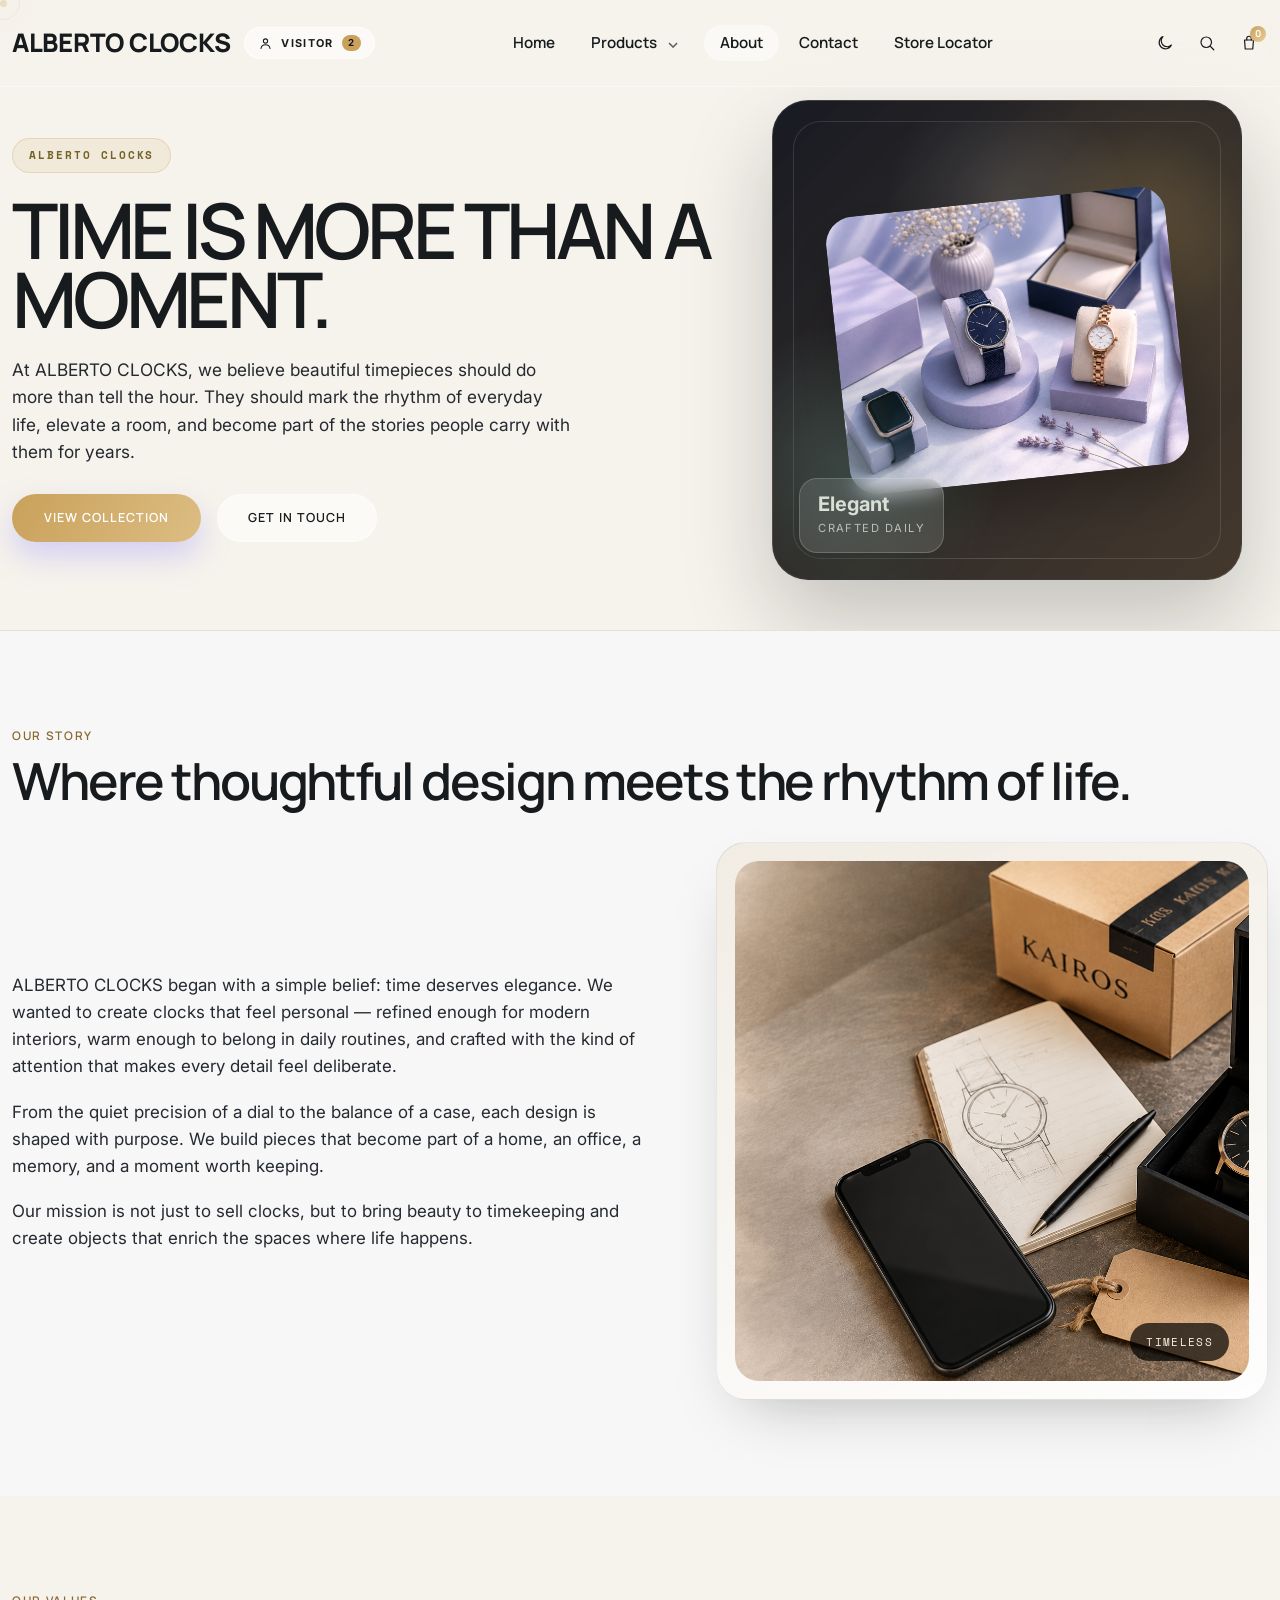
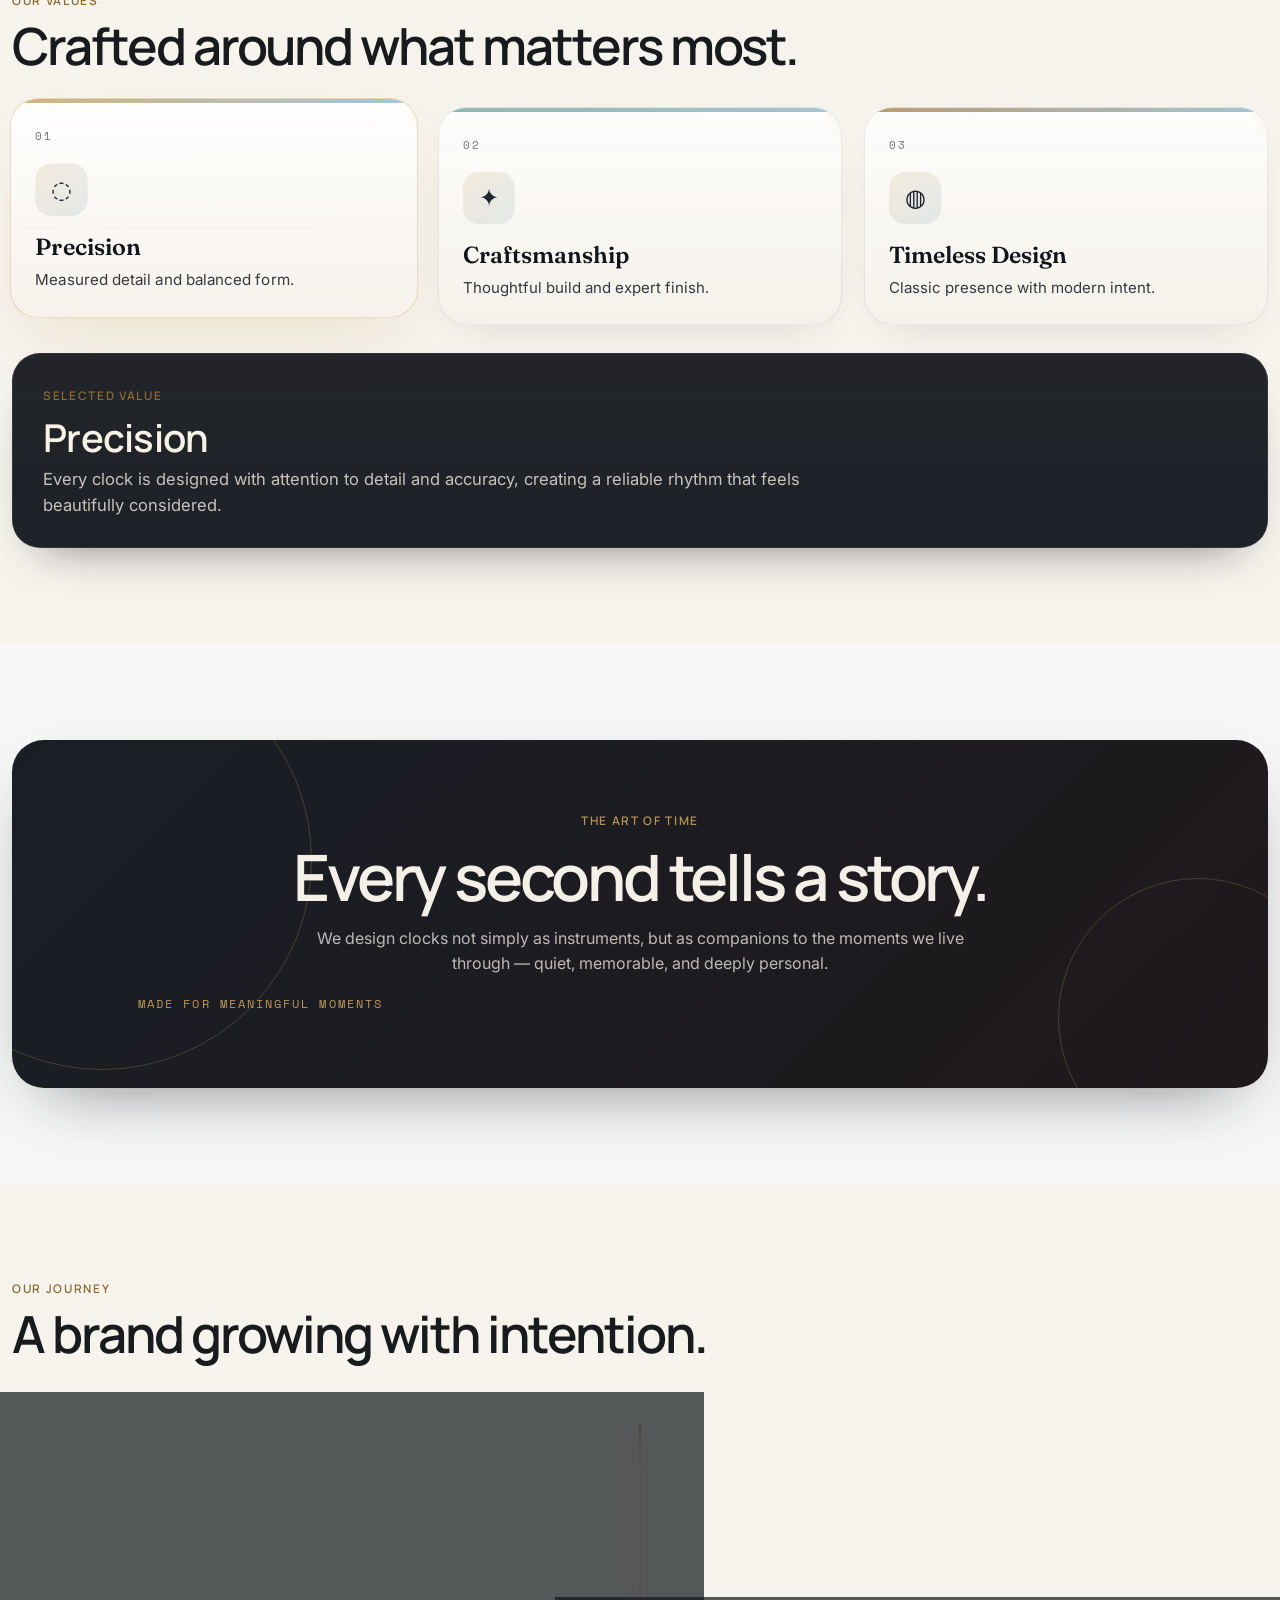
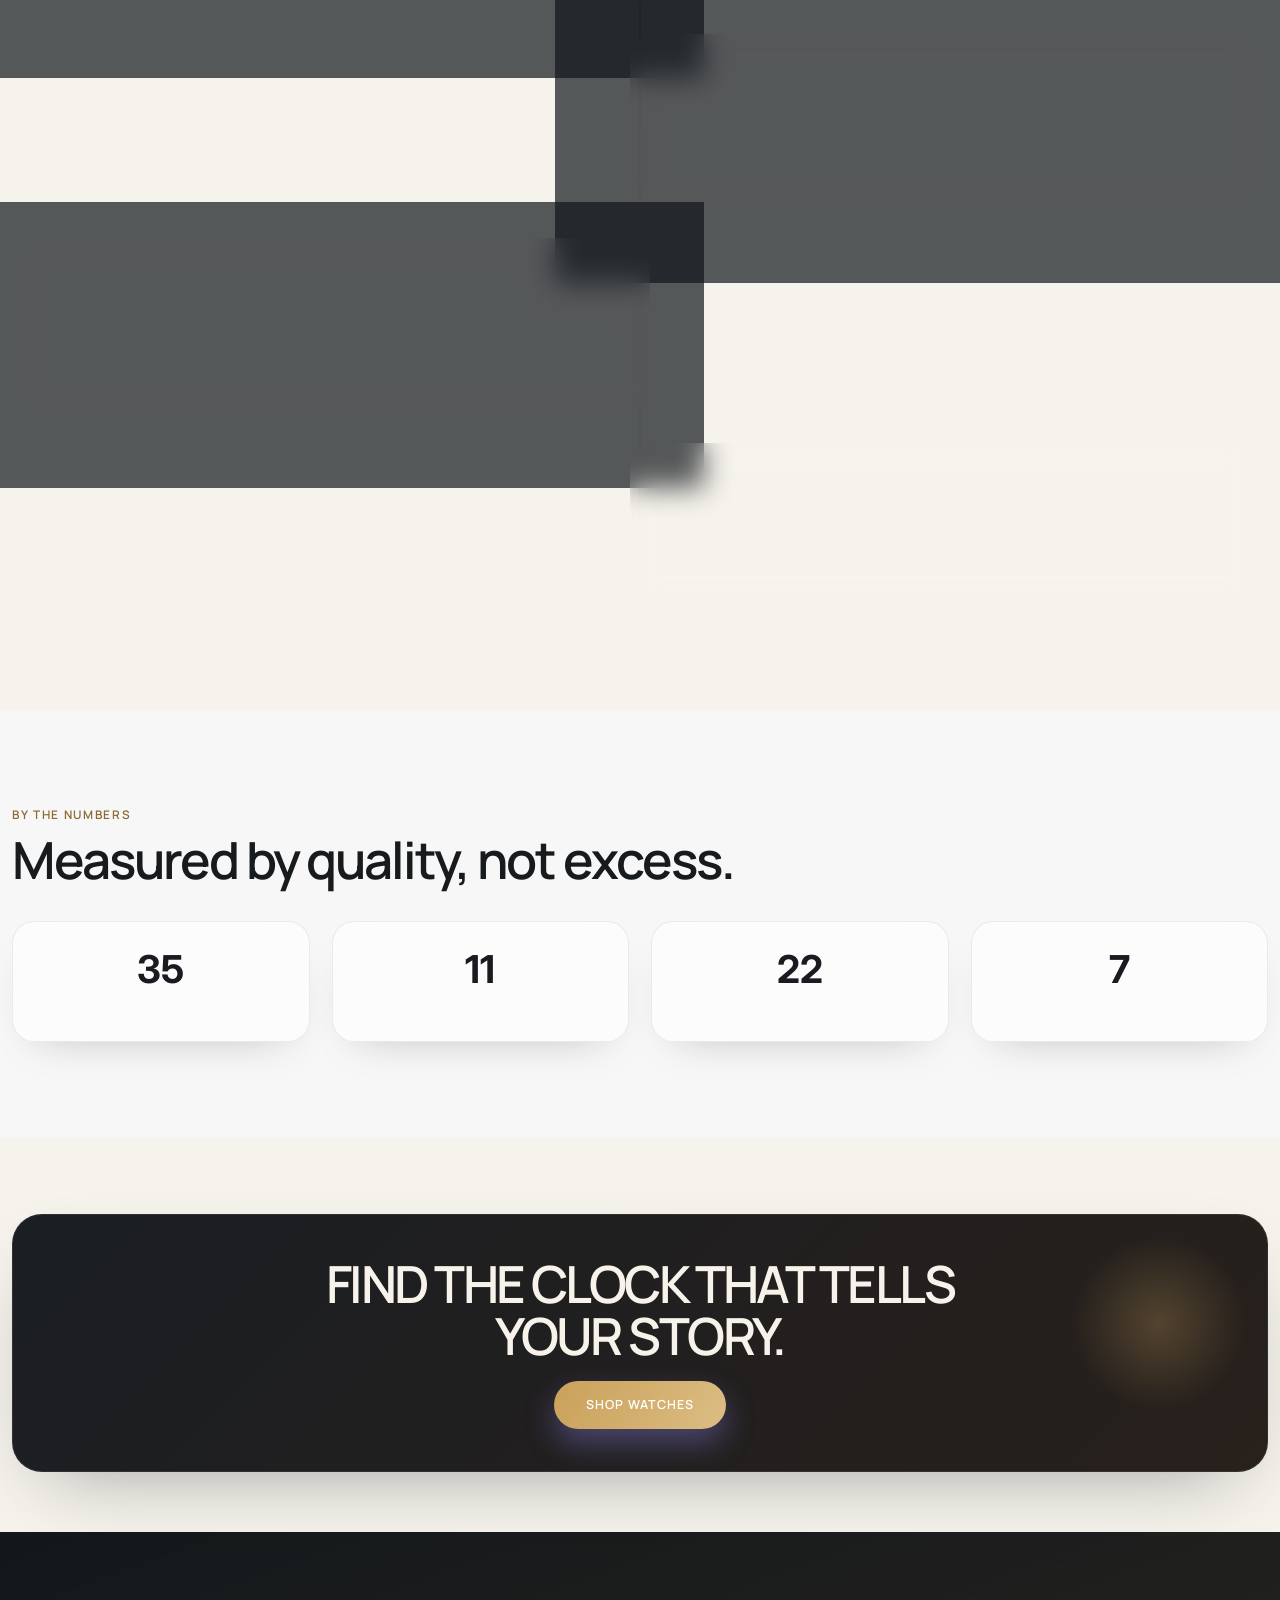
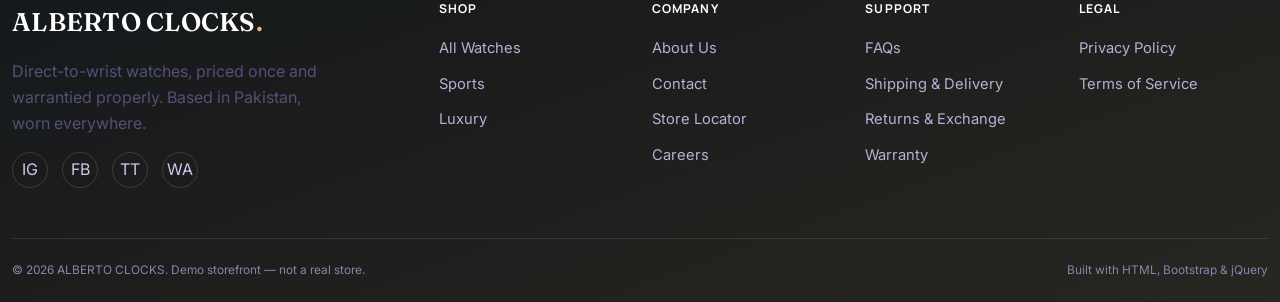
<file: html/about.html>
<!doctype html>
<html lang="en">
<head>
  <meta charset="UTF-8">
  <meta name="viewport" content="width=device-width, initial-scale=1">
  <title>About — ALBERTO CLOCKS</title>
  <meta name="description" content="Discover the story, values, and craftsmanship behind ALBERTO CLOCKS — a premium clock brand built around timeless design and meaningful moments.">

  <link rel="preconnect" href="https://fonts.googleapis.com">
  <link href="https://fonts.googleapis.com/css2?family=Fraunces:wght@400;500;600;700&family=Inter:wght@400;500;600;700&family=Space+Mono:wght@400;700&family=Manrope:wght@500;600;700;800&display=swap" rel="stylesheet">
  <link href="https://cdn.jsdelivr.net/npm/bootstrap@5.3.3/dist/css/bootstrap.min.css" rel="stylesheet">
  <link href="../css/style.css" rel="stylesheet">
  <link href="../css/about.css" rel="stylesheet">
  <script src="../js/theme.js"></script>
</head>
<body class="home-experience">

  <header class="alberto-nav alberto-nav--glass" id="albertoNav">
    <div class="container-xl">
      <nav class="navbar navbar-expand-lg py-0">
        <a class="brand-mark" href="../index.html">ALBERTO CLOCKS</a>
        <div class="visitor-menu" id="visitorMenu">
          <button type="button" class="visitor-chip" aria-haspopup="true" aria-expanded="false" aria-label="Visitor session">
            <svg viewBox="0 0 24 24" aria-hidden="true"><circle cx="12" cy="8" r="3.4"/><path d="M4.8 20c.6-3.9 3.6-6 7.2-6s6.6 2.1 7.2 6"/></svg>
            <span class="visitor-label">Visitor</span>
            <span class="visitor-count">1</span>
          </button>
          <div class="visitor-panel">
            <p class="visitor-panel-title">Guest session</p>
            <ul class="visitor-facts">
              <li><span>Visitor ID</span><strong class="visitor-id">&mdash;</strong></li>
              <li><span>Visits</span><strong class="visitor-visits">&mdash;</strong></li>
              <li><span>First seen</span><strong class="visitor-since">&mdash;</strong></li>
            </ul>
            <div class="visitor-actions">
              <a class="visitor-btn" href="shop.html">Browse as visitor</a>
              <button type="button" class="visitor-btn visitor-btn-ghost visitor-reset">Reset session</button>
            </div>
          </div>
        </div>
        <div class="nav-panel" id="navMain">
          <ul class="navbar-nav nav-links-list">
            <li class="nav-item"><a class="nav-link" href="../index.html">Home</a></li>
            <li class="nav-item has-dropdown">
              <a class="nav-link" href="shop.html">Products <span class="dropdown-caret">⌄</span></a>
              <div class="dropdown-panel">
                <a class="nav-link" href="shop.html?cat=luxury">Luxury</a>
                <a class="nav-link" href="shop.html?cat=sports">Sports</a>
              </div>
            </li>
            <li class="nav-item"><a class="nav-link active" href="about.html">About</a></li>
            <li class="nav-item"><a class="nav-link" href="contact.html">Contact</a></li>
            <li class="nav-item"><a class="nav-link" href="../index.html#store-locator">Store Locator</a></li>
          </ul>

          <div class="nav-icons">
            <button class="icon-btn theme-toggle" id="themeToggle" aria-label="Toggle dark mode" title="Toggle dark mode">
            <svg class="icon-sun" viewBox="0 0 24 24"><circle cx="12" cy="12" r="4"/><path d="M12 2.5v3M12 18.5v3M4.2 4.2l2.1 2.1M17.7 17.7l2.1 2.1M2.5 12h3M18.5 12h3M4.2 19.8l2.1-2.1M17.7 6.3l2.1-2.1"/></svg>
            <svg class="icon-moon" viewBox="0 0 24 24"><path d="M20.5 14.7A8.5 8.5 0 1 1 9.3 3.5a7 7 0 0 0 11.2 11.2z"/></svg>
          </button>
          <button class="icon-btn" id="searchToggle" aria-label="Search">
              <svg viewBox="0 0 24 24"><circle cx="11" cy="11" r="7"/><path d="M21 21l-4.3-4.3"/></svg>
            </button>
            <a href="cart.html" class="icon-btn cart-btn" aria-label="Cart">
              <svg viewBox="0 0 24 24"><path d="M6 8h12l-1 12H7L6 8z"/><path d="M9 8V6a3 3 0 0 1 6 0v2"/></svg>
              <span class="cart-count">0</span>
            </a>
          </div>
        </div>
      </nav>
    </div>
  </header>

  <main>
    <section class="about-hero">
      <div class="container-xl">
        <div class="about-hero-inner">
          <div class="about-hero-copy reveal">
            <div class="about-kicker">ALBERTO CLOCKS</div>
            <h1>TIME IS MORE THAN A MOMENT.</h1>
            <p>At ALBERTO CLOCKS, we believe beautiful timepieces should do more than tell the hour. They should mark the rhythm of everyday life, elevate a room, and become part of the stories people carry with them for years.</p>
            <div class="about-hero-actions">
              <a href="shop.html" class="btn-alberto">View Collection</a>
              <a href="contact.html" class="btn-alberto-outline">Get in touch</a>
            </div>
          </div>

          <div class="about-hero-visual reveal">
            <div class="about-hero-frame">
              <div class="about-watch-glow">
                <img src="../images/about0.png" alt="Premium watch detail from ALBERTO CLOCKS">
              </div>
              <div class="about-float-card">
                <strong>Elegant</strong>
                <span>Crafted daily</span>
              </div>
            </div>
          </div>
        </div>
      </div>
    </section>

    <section class="about-section">
      <div class="container-xl">
        <div class="about-section-head reveal">
          <p class="eyebrow mb-2">Our story</p>
          <h2>Where thoughtful design meets the rhythm of life.</h2>
        </div>

        <div class="story-grid reveal">
          <div class="story-copy">
            <p>ALBERTO CLOCKS began with a simple belief: time deserves elegance. We wanted to create clocks that feel personal — refined enough for modern interiors, warm enough to belong in daily routines, and crafted with the kind of attention that makes every detail feel deliberate.</p>
            <p>From the quiet precision of a dial to the balance of a case, each design is shaped with purpose. We build pieces that become part of a home, an office, a memory, and a moment worth keeping.</p>
            <p>Our mission is not just to sell clocks, but to bring beauty to timekeeping and create objects that enrich the spaces where life happens.</p>
          </div>

          <div class="story-visual">
            <div class="story-image-wrap">
              <img src="../images/about1.png" alt="ALBERTO CLOCKS heritage collection">
              <div class="story-badge">Timeless</div>
            </div>
          </div>
        </div>
      </div>
    </section>

    <section class="about-section">
      <div class="container-xl">
        <div class="about-section-head reveal">
          <p class="eyebrow mb-2">Our values</p>
          <h2>Crafted around what matters most.</h2>
        </div>

        <div class="about-values-grid reveal">
          <button type="button" class="value-card is-active" data-title="Precision" data-text="Every clock is designed with attention to detail and accuracy, creating a reliable rhythm that feels beautifully considered.">
            <span class="value-index">01</span>
            <span class="value-icon">◌</span>
            <span class="value-card-body">
              <span class="value-card-title">Precision</span>
              <span class="value-card-copy">Measured detail and balanced form.</span>
            </span>
          </button>

          <button type="button" class="value-card" data-title="Craftsmanship" data-text="Beautiful design meets quality execution, with dedication at every step from concept to final detail.">
            <span class="value-index">02</span>
            <span class="value-icon">✦</span>
            <span class="value-card-body">
              <span class="value-card-title">Craftsmanship</span>
              <span class="value-card-copy">Thoughtful build and expert finish.</span>
            </span>
          </button>

          <button type="button" class="value-card" data-title="Timeless Design" data-text="Our collections are shaped to feel elegant beyond trends, bringing lasting character to modern homes and daily rituals.">
            <span class="value-index">03</span>
            <span class="value-icon">◍</span>
            <span class="value-card-body">
              <span class="value-card-title">Timeless Design</span>
              <span class="value-card-copy">Classic presence with modern intent.</span>
            </span>
          </button>
        </div>

        <div class="value-detail reveal" aria-live="polite">
          <div class="value-detail-copy">
            <span class="eyebrow">Selected value</span>
            <h3 id="valueDetailTitle">Precision</h3>
            <p id="valueDetailText">Every clock is designed with attention to detail and accuracy, creating a reliable rhythm that feels beautifully considered.</p>
          </div>
        </div>
      </div>
    </section>

    <section class="about-section">
      <div class="container-xl">
        <div class="art-time-shell reveal">
          <div class="art-time-inner">
            <div class="eyebrow text-center mb-3" style="color: rgba(201,161,90,0.9);">The art of time</div>
            <h2>Every second tells a story.</h2>
            <p>We design clocks not simply as instruments, but as companions to the moments we live through — quiet, memorable, and deeply personal.</p>
            <div class="art-time-subline">Made for meaningful moments</div>
          </div>
        </div>
      </div>
    </section>

    <section class="about-section">
      <div class="container-xl">
        <div class="about-section-head reveal">
          <p class="eyebrow mb-2">Our journey</p>
          <h2>A brand growing with intention.</h2>
        </div>

        <div class="timeline-wrap reveal">
          <div class="timeline-line"></div>
          <div class="timeline-grid">
            <article class="timeline-item">
              <div class="timeline-year">2019</div>
              <h3>First collection</h3>
              <p>ALBERTO CLOCKS launched with a small but purposeful collection shaped around clean silhouettes and dependable craftsmanship.</p>
            </article>

            <article class="timeline-item">
              <div class="timeline-year">2021</div>
              <h3>Built for homes</h3>
              <p>We expanded our vision to create elegant pieces that feel naturally at home in contemporary living spaces and everyday routines.</p>
            </article>

            <article class="timeline-item">
              <div class="timeline-year">2023</div>
              <h3>Refined design language</h3>
              <p>Our collections evolved with softer luxury, richer materials, and a more expressive appreciation for elegant, modern design.</p>
            </article>

            <article class="timeline-item">
              <div class="timeline-year">2026</div>
              <h3>Growing with purpose</h3>
              <p>Today, ALBERTO CLOCKS continues building a premium portfolio of clocks designed to balance beauty, function, and lasting value.</p>
            </article>
          </div>
        </div>
      </div>
    </section>

    <section class="about-section">
      <div class="container-xl">
        <div class="about-section-head reveal">
          <p class="eyebrow mb-2">By the numbers</p>
          <h2>Measured by quality, not excess.</h2>
        </div>

        <div class="stats-grid reveal">
          <div class="stat-card">
            <strong data-target="40">0</strong>
            <span>Premium Designs</span>
          </div>
          <div class="stat-card">
            <strong data-target="12">0</strong>
            <span>Craftsmanship</span>
          </div>
          <div class="stat-card">
            <strong data-target="25">0</strong>
            <span>Collections</span>
          </div>
          <div class="stat-card">
            <strong data-target="8">0</strong>
            <span>Years of Craft</span>
          </div>
        </div>
      </div>
    </section>

    <section class="about-cta about-section reveal">
      <div class="container-xl">
        <div class="about-cta-panel">
          <h2>FIND THE CLOCK THAT TELLS YOUR STORY.</h2>
          <div class="cta-action">
            <a href="shop.html" class="btn-alberto">Shop watches</a>
          </div>
        </div>
      </div>
    </section>
  </main>

  <footer class="site-footer">
    <div class="container-xl">
      <div class="row g-4 footer-nav">
        <div class="col-lg-4 col-md-6">
          <a class="brand-mark d-inline-block mb-3" href="../index.html">ALBERTO CLOCKS<span class="dot">.</span></a>
          <p style="max-width:320px; color:#564f77;">Direct-to-wrist watches, priced once and warrantied properly. Based in Pakistan, worn everywhere.</p>
          <div class="social-row mt-3">
            <a href="#" aria-label="Instagram">IG</a>
            <a href="#" aria-label="Facebook">FB</a>
            <a href="#" aria-label="TikTok">TT</a>
            <a href="#" aria-label="WhatsApp">WA</a>
          </div>
        </div>
        <div class="col-6 col-lg-2">
          <h5>Shop</h5>
          <a class="flink" href="shop.html">All Watches</a>
          <a class="flink" href="shop.html?cat=sports">Sports</a>
          <a class="flink" href="shop.html?cat=luxury">Luxury</a>
        </div>
        <div class="col-6 col-lg-2">
          <h5>Company</h5>
          <a class="flink" href="about.html">About Us</a>
          <a class="flink" href="contact.html">Contact</a>
          <a class="flink" href="../index.html#store-locator">Store Locator</a>
          <a class="flink" href="#">Careers</a>
        </div>
        <div class="col-6 col-lg-2">
          <h5>Support</h5>
          <a class="flink" href="contact.html#faq">FAQs</a>
          <a class="flink" href="contact.html#faq">Shipping &amp; Delivery</a>
          <a class="flink" href="contact.html#faq">Returns &amp; Exchange</a>
          <a class="flink" href="contact.html#faq">Warranty</a>
        </div>
        <div class="col-6 col-lg-2">
          <h5>Legal</h5>
          <a class="flink" href="#">Privacy Policy</a>
          <a class="flink" href="#">Terms of Service</a>
        </div>
      </div>
      <div class="footer-bottom d-flex flex-column flex-sm-row justify-content-between gap-2">
        <span>© 2026 ALBERTO CLOCKS. Demo storefront — not a real store.</span>
        <span>Built with HTML, Bootstrap &amp; jQuery</span>
      </div>
    </div>
  </footer>

  <script src="https://cdn.jsdelivr.net/npm/jquery@3.7.1/dist/jquery.min.js"></script>
  <script src="https://cdn.jsdelivr.net/npm/bootstrap@5.3.3/dist/js/bootstrap.bundle.min.js"></script>
  <script src="../js/background.js"></script>
  <script src="../js/products.js"></script>
  <script src="../js/main.js"></script>
  <script src="../js/about.js"></script>
  <script src="../js/interactions.js"></script>
  <script>
    function animateStats() {
      const reduceMotion = window.matchMedia && window.matchMedia('(prefers-reduced-motion: reduce)').matches;
      if (reduceMotion) {
        document.querySelectorAll('.stat-card strong').forEach(function (node) {
          node.textContent = node.dataset.target;
        });
        return;
      }

      document.querySelectorAll('.stat-card strong').forEach(function (node) {
        const target = Number(node.dataset.target || 0);
        let current = 0;
        const step = Math.max(1, Math.ceil(target / 28));
        const timer = setInterval(function () {
          current += step;
          if (current >= target) {
            current = target;
            clearInterval(timer);
          }
          node.textContent = current;
        }, 35);
      });
    }

    window.addEventListener('load', animateStats);
  </script>
<script src="../js/visitor.js"></script>
</body>
</html>
</file>
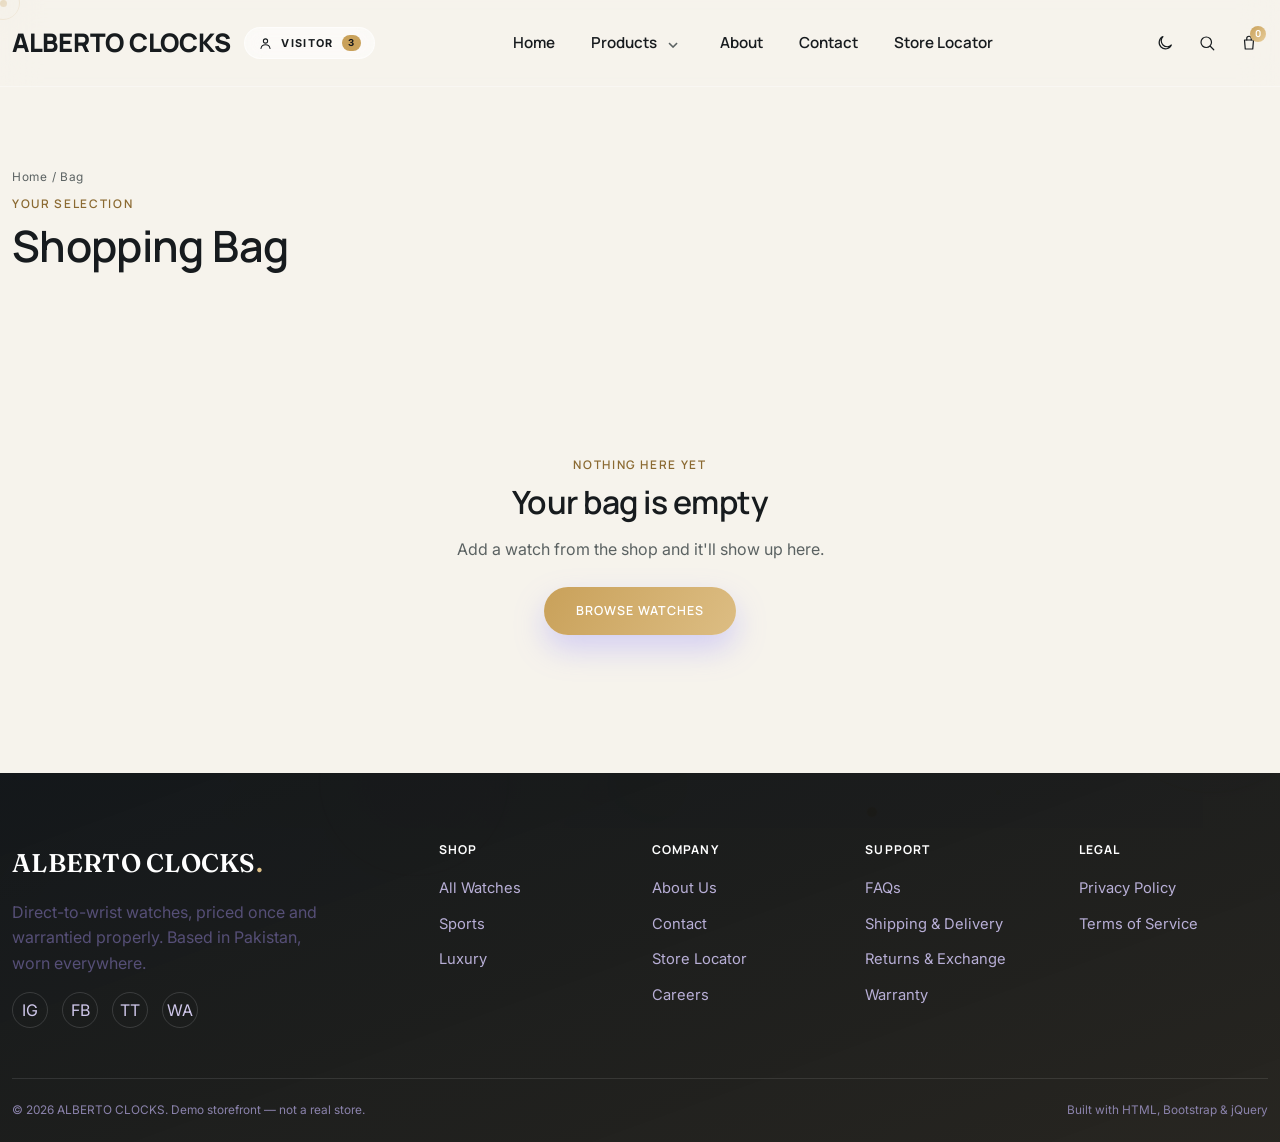
<file: html/cart.html>
<!doctype html>
<html lang="en">
<head>
<meta charset="UTF-8">
<meta name="viewport" content="width=device-width, initial-scale=1">
<title>Your Bag — ALBERTO CLOCKS</title>

<link rel="preconnect" href="https://fonts.googleapis.com">
<link href="https://fonts.googleapis.com/css2?family=Fraunces:wght@400;500;600;700&family=Inter:wght@400;500;600;700&family=Space+Mono:wght@400;700&family=Manrope:wght@500;600;700;800&display=swap" rel="stylesheet">
<link href="https://cdn.jsdelivr.net/npm/bootstrap@5.3.3/dist/css/bootstrap.min.css" rel="stylesheet">
<link href="../css/style.css" rel="stylesheet">
  <script src="../js/theme.js"></script>
</head>
<body class="home-experience">

<header class="alberto-nav alberto-nav--glass" id="albertoNav">
  <div class="container-xl">
    <nav class="navbar navbar-expand-lg py-0">
      <a class="brand-mark" href="../index.html">ALBERTO CLOCKS</a>
      <div class="visitor-menu" id="visitorMenu">
        <button type="button" class="visitor-chip" aria-haspopup="true" aria-expanded="false" aria-label="Visitor session">
          <svg viewBox="0 0 24 24" aria-hidden="true"><circle cx="12" cy="8" r="3.4"/><path d="M4.8 20c.6-3.9 3.6-6 7.2-6s6.6 2.1 7.2 6"/></svg>
          <span class="visitor-label">Visitor</span>
          <span class="visitor-count">1</span>
        </button>
        <div class="visitor-panel">
          <p class="visitor-panel-title">Guest session</p>
          <ul class="visitor-facts">
            <li><span>Visitor ID</span><strong class="visitor-id">&mdash;</strong></li>
            <li><span>Visits</span><strong class="visitor-visits">&mdash;</strong></li>
            <li><span>First seen</span><strong class="visitor-since">&mdash;</strong></li>
          </ul>
          <div class="visitor-actions">
            <a class="visitor-btn" href="shop.html">Browse as visitor</a>
            <button type="button" class="visitor-btn visitor-btn-ghost visitor-reset">Reset session</button>
          </div>
        </div>
      </div>
<div class="nav-panel" id="navMain">
        <ul class="navbar-nav nav-links-list">
          <li class="nav-item"><a class="nav-link" href="../index.html">Home</a></li>
          <li class="nav-item has-dropdown">
            <a class="nav-link" href="shop.html">Products <span class="dropdown-caret">⌄</span></a>
            <div class="dropdown-panel">
              <a class="nav-link" href="shop.html?cat=luxury">Luxury</a>
              <a class="nav-link" href="shop.html?cat=sports">Sports</a>
            </div>
          </li>
          <li class="nav-item"><a class="nav-link" href="about.html">About</a></li>
          <li class="nav-item"><a class="nav-link" href="contact.html">Contact</a></li>
          <li class="nav-item"><a class="nav-link" href="../index.html#store-locator">Store Locator</a></li>
        </ul>

        <div class="nav-icons">
          <button class="icon-btn theme-toggle" id="themeToggle" aria-label="Toggle dark mode" title="Toggle dark mode">
            <svg class="icon-sun" viewBox="0 0 24 24"><circle cx="12" cy="12" r="4"/><path d="M12 2.5v3M12 18.5v3M4.2 4.2l2.1 2.1M17.7 17.7l2.1 2.1M2.5 12h3M18.5 12h3M4.2 19.8l2.1-2.1M17.7 6.3l2.1-2.1"/></svg>
            <svg class="icon-moon" viewBox="0 0 24 24"><path d="M20.5 14.7A8.5 8.5 0 1 1 9.3 3.5a7 7 0 0 0 11.2 11.2z"/></svg>
          </button>
          <button class="icon-btn" id="searchToggle" aria-label="Search">
            <svg viewBox="0 0 24 24"><circle cx="11" cy="11" r="7"/><path d="M21 21l-4.3-4.3"/></svg>
          </button>
          <a href="cart.html" class="icon-btn cart-btn" aria-label="Cart">
            <svg viewBox="0 0 24 24"><path d="M6 8h12l-1 12H7L6 8z"/><path d="M9 8V6a3 3 0 0 1 6 0v2"/></svg>
            <span class="cart-count">0</span>
          </a>
        </div>
      </div>
    </nav>
  </div>
</header>


<div class="page-header">
  <div class="container-xl">
    <nav class="breadcrumb-alberto mb-2"><a href="../index.html">Home</a> / Bag</nav>
    <p class="eyebrow mb-1">Your selection</p>
    <h1>Shopping Bag</h1>
  </div>
</div>

<section class="py-5">
  <div class="container-xl">
    <div id="emptyCart" class="empty-cart" style="display:none;">
      <p class="eyebrow mb-2">Nothing here yet</p>
      <h2 class="mb-3">Your bag is empty</h2>
      <p class="text-slate mb-4">Add a watch from the shop and it'll show up here.</p>
      <a href="shop.html" class="btn-alberto">Browse Watches</a>
    </div>

    <div class="row g-5">
      <div class="col-lg-8">
        <div id="cartLines"></div>
      </div>
      <div class="col-lg-4" id="cartSummaryWrap">
        <div class="cart-summary">
          <p class="eyebrow mb-3">Order Summary</p>
          <div class="row-line"><span>Subtotal</span><span id="sumSubtotal">Rs. 0</span></div>
          <div class="row-line"><span>Shipping</span><span id="sumShipping">Free</span></div>
          <div class="row-line row-total"><span>Total</span><span id="sumTotal">Rs. 0</span></div>
          <button type="button" id="checkoutBtn" class="btn-alberto w-100 mt-3">Checkout</button>
          <p class="text-slate mt-3" style="font-size:0.76rem;">Demo storefront — checkout is not connected to payment processing.</p>
        </div>
      </div>
    </div>
  </div>
</section>

<footer class="site-footer">
    <div class="container-xl">
      <div class="row g-4 footer-nav">
        <div class="col-lg-4 col-md-6">
          <a class="brand-mark d-inline-block mb-3" href="../index.html">ALBERTO CLOCKS<span class="dot">.</span></a>
          <p style="max-width:320px; color:#564f77;">Direct-to-wrist watches, priced once and warrantied properly. Based in Pakistan, worn everywhere.</p>
          <div class="social-row mt-3">
            <a href="#" aria-label="Instagram">IG</a>
            <a href="#" aria-label="Facebook">FB</a>
            <a href="#" aria-label="TikTok">TT</a>
            <a href="#" aria-label="WhatsApp">WA</a>
          </div>
        </div>
        <div class="col-6 col-lg-2">
          <h5>Shop</h5>
          <a class="flink" href="shop.html">All Watches</a>
          <a class="flink" href="shop.html?cat=sports">Sports</a>
          <a class="flink" href="shop.html?cat=luxury">Luxury</a>
        </div>
        <div class="col-6 col-lg-2">
          <h5>Company</h5>
          <a class="flink" href="about.html">About Us</a>
          <a class="flink" href="contact.html">Contact</a>
          <a class="flink" href="../index.html#store-locator">Store Locator</a>
          <a class="flink" href="#">Careers</a>
        </div>
        <div class="col-6 col-lg-2">
          <h5>Support</h5>
          <a class="flink" href="contact.html#faq">FAQs</a>
          <a class="flink" href="contact.html#faq">Shipping &amp; Delivery</a>
          <a class="flink" href="contact.html#faq">Returns &amp; Exchange</a>
          <a class="flink" href="contact.html#faq">Warranty</a>
        </div>
        <div class="col-6 col-lg-2">
          <h5>Legal</h5>
          <a class="flink" href="#">Privacy Policy</a>
          <a class="flink" href="#">Terms of Service</a>
        </div>
      </div>
      <div class="footer-bottom d-flex flex-column flex-sm-row justify-content-between gap-2">
        <span>© 2026 ALBERTO CLOCKS. Demo storefront — not a real store.</span>
        <span>Built with HTML, Bootstrap &amp; jQuery</span>
      </div>
    </div>
  </footer>

<script src="https://cdn.jsdelivr.net/npm/jquery@3.7.1/dist/jquery.min.js"></script>
<script src="https://cdn.jsdelivr.net/npm/bootstrap@5.3.3/dist/js/bootstrap.bundle.min.js"></script>
<script src="../js/background.js"></script>
<script src="../js/products.js"></script>
<script src="../js/main.js"></script>
<script src="../js/cart.js"></script>
<script src="../js/interactions.js"></script>
<script src="../js/visitor.js"></script>
</body>
</html>
</file>
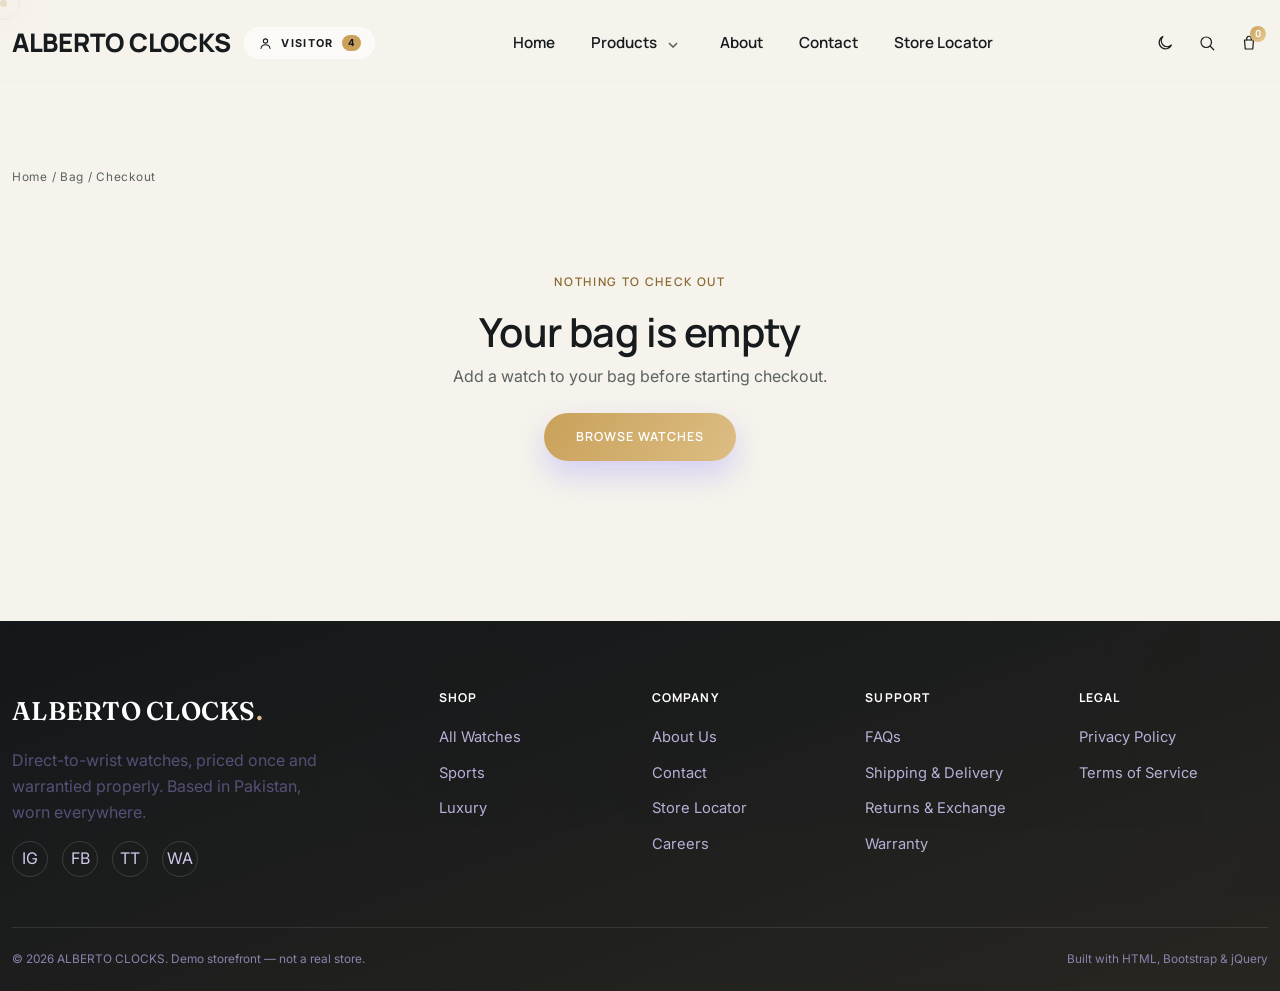
<file: html/checkout.html>
<!doctype html>
<html lang="en">
<head>
<meta charset="UTF-8">
<meta name="viewport" content="width=device-width, initial-scale=1">
<title>Checkout — ALBERTO CLOCKS</title>
<meta name="description" content="Complete your ALBERTO CLOCKS demo order.">
<link rel="preconnect" href="https://fonts.googleapis.com">
<link href="https://fonts.googleapis.com/css2?family=Fraunces:wght@400;500;600;700&family=Inter:wght@400;500;600;700&family=Space+Mono:wght@400;700&family=Manrope:wght@500;600;700;800&display=swap" rel="stylesheet">
<link href="https://cdn.jsdelivr.net/npm/bootstrap@5.3.3/dist/css/bootstrap.min.css" rel="stylesheet">
<link href="../css/style.css" rel="stylesheet">
<link href="../css/checkout.css" rel="stylesheet">
  <script src="../js/theme.js"></script>
</head>
<body class="home-experience">
<header class="alberto-nav alberto-nav--glass" id="albertoNav">
  <div class="container-xl">
    <nav class="navbar navbar-expand-lg py-0">
      <a class="brand-mark" href="../index.html">ALBERTO CLOCKS</a>
      <div class="visitor-menu" id="visitorMenu">
        <button type="button" class="visitor-chip" aria-haspopup="true" aria-expanded="false" aria-label="Visitor session">
          <svg viewBox="0 0 24 24" aria-hidden="true"><circle cx="12" cy="8" r="3.4"/><path d="M4.8 20c.6-3.9 3.6-6 7.2-6s6.6 2.1 7.2 6"/></svg>
          <span class="visitor-label">Visitor</span>
          <span class="visitor-count">1</span>
        </button>
        <div class="visitor-panel">
          <p class="visitor-panel-title">Guest session</p>
          <ul class="visitor-facts">
            <li><span>Visitor ID</span><strong class="visitor-id">&mdash;</strong></li>
            <li><span>Visits</span><strong class="visitor-visits">&mdash;</strong></li>
            <li><span>First seen</span><strong class="visitor-since">&mdash;</strong></li>
          </ul>
          <div class="visitor-actions">
            <a class="visitor-btn" href="shop.html">Browse as visitor</a>
            <button type="button" class="visitor-btn visitor-btn-ghost visitor-reset">Reset session</button>
          </div>
        </div>
      </div>
      <div class="nav-panel" id="navMain">
        <ul class="navbar-nav nav-links-list">
          <li class="nav-item"><a class="nav-link" href="../index.html">Home</a></li>
          <li class="nav-item has-dropdown">
            <a class="nav-link" href="shop.html">Products <span class="dropdown-caret">⌄</span></a>
            <div class="dropdown-panel">
              <a class="nav-link" href="shop.html?cat=luxury">Luxury</a>
              <a class="nav-link" href="shop.html?cat=sports">Sports</a>
            </div>
          </li>
          <li class="nav-item"><a class="nav-link" href="about.html">About</a></li>
          <li class="nav-item"><a class="nav-link" href="contact.html">Contact</a></li>
          <li class="nav-item"><a class="nav-link" href="../index.html#store-locator">Store Locator</a></li>
        </ul>
        <div class="nav-icons">
          <button class="icon-btn theme-toggle" id="themeToggle" aria-label="Toggle dark mode" title="Toggle dark mode">
            <svg class="icon-sun" viewBox="0 0 24 24"><circle cx="12" cy="12" r="4"/><path d="M12 2.5v3M12 18.5v3M4.2 4.2l2.1 2.1M17.7 17.7l2.1 2.1M2.5 12h3M18.5 12h3M4.2 19.8l2.1-2.1M17.7 6.3l2.1-2.1"/></svg>
            <svg class="icon-moon" viewBox="0 0 24 24"><path d="M20.5 14.7A8.5 8.5 0 1 1 9.3 3.5a7 7 0 0 0 11.2 11.2z"/></svg>
          </button>
          <button class="icon-btn" id="searchToggle" aria-label="Search"><svg viewBox="0 0 24 24"><circle cx="11" cy="11" r="7"/><path d="M21 21l-4.3-4.3"/></svg></button>
          <a href="cart.html" class="icon-btn cart-btn" aria-label="Cart"><svg viewBox="0 0 24 24"><path d="M6 8h12l-1 12H7L6 8z"/><path d="M9 8V6a3 3 0 0 1 6 0v2"/></svg><span class="cart-count">0</span></a>
        </div>
      </div>
    </nav>
  </div>
</header>

<main class="checkout-page">
  <div class="container-xl">
    <nav class="breadcrumb-alberto mb-3"><a href="../index.html">Home</a> / <a href="cart.html">Bag</a> / Checkout</nav>
    <div id="checkoutEmpty" class="checkout-empty" hidden>
      <p class="eyebrow">Nothing to check out</p>
      <h1>Your bag is empty</h1>
      <p class="text-slate mb-4">Add a watch to your bag before starting checkout.</p>
      <a href="shop.html" class="btn-alberto">Browse Watches</a>
    </div>

    <div id="checkoutContent" class="checkout-shell">
      <section class="checkout-panel">
        <p class="eyebrow mb-2">Secure demo checkout</p>
        <h1>Complete your order</h1>
        <form id="checkoutForm" class="checkout-form" novalidate>
          <div class="row g-3">
            <div class="col-md-6"><label class="form-label" for="fullName">Full Name</label><input id="fullName" name="fullName" class="form-control" type="text" autocomplete="name" required></div>
            <div class="col-md-6"><label class="form-label" for="email">Email</label><input id="email" name="email" class="form-control" type="email" autocomplete="email" required></div>
            <div class="col-md-6"><label class="form-label" for="phone">Phone</label><input id="phone" name="phone" class="form-control" type="tel" autocomplete="tel" required></div>
            <div class="col-md-6"><label class="form-label" for="city">City</label><input id="city" name="city" class="form-control" type="text" autocomplete="address-level2" required></div>
            <div class="col-12"><label class="form-label" for="address">Address</label><input id="address" name="address" class="form-control" type="text" autocomplete="street-address" required></div>
            <div class="col-md-4"><label class="form-label" for="postalCode">Postal Code</label><input id="postalCode" name="postalCode" class="form-control" type="text" autocomplete="postal-code" required></div>
            <div class="col-md-8"><label class="form-label" for="country">Country</label><input id="country" name="country" class="form-control" type="text" value="Pakistan" autocomplete="country-name" required></div>
            <div class="col-12 mt-4"><span class="form-label d-block">Payment Method</span><div class="payment-choice"><label><input type="radio" name="payment" value="cod" checked><span>Cash on Delivery</span></label><label><input type="radio" name="payment" value="card"><span>Card Payment (demo)</span></label></div><p id="cardDemoNote" class="checkout-note" hidden>Card payment is a demo interface only. No card details are requested or stored.</p></div>
            <div class="col-12 mt-4"><button type="submit" class="btn-alberto w-100">Place Order</button><p class="checkout-note">Demo storefront. No real payment is processed.</p></div>
          </div>
        </form>
      </section>

      <aside class="checkout-summary">
        <p class="eyebrow mb-2">Your selection</p>
        <h2>Order summary</h2>
        <div id="checkoutItems" class="checkout-items"></div>
        <div class="checkout-total">
          <div class="total-line"><span>Subtotal</span><strong id="checkoutSubtotal">Rs. 0</strong></div>
          <div class="total-line"><span>Shipping</span><strong id="checkoutShipping">Free</strong></div>
          <div class="total-line grand-total"><span>Grand Total</span><strong id="checkoutTotal">Rs. 0</strong></div>
        </div>
      </aside>
    </div>

    <section id="orderConfirmation" class="order-confirmation" aria-live="polite">
      <div class="confirmation-mark" aria-hidden="true">✓</div>
      <p class="eyebrow">Order received</p>
      <h1>Thank you for choosing ALBERTO CLOCKS.</h1>
      <p>Your demo order has been placed successfully. We have reserved your selection for review.</p>
      <span id="orderNumber" class="order-number"></span>
      <p>Total: <strong id="orderTotalValue">Rs. 0</strong></p>
      <a href="../index.html" class="btn-alberto">Continue Shopping</a>
    </section>
  </div>
</main>

<footer class="site-footer">
    <div class="container-xl">
      <div class="row g-4 footer-nav">
        <div class="col-lg-4 col-md-6">
          <a class="brand-mark d-inline-block mb-3" href="../index.html">ALBERTO CLOCKS<span class="dot">.</span></a>
          <p style="max-width:320px; color:#564f77;">Direct-to-wrist watches, priced once and warrantied properly. Based in Pakistan, worn everywhere.</p>
          <div class="social-row mt-3">
            <a href="#" aria-label="Instagram">IG</a>
            <a href="#" aria-label="Facebook">FB</a>
            <a href="#" aria-label="TikTok">TT</a>
            <a href="#" aria-label="WhatsApp">WA</a>
          </div>
        </div>
        <div class="col-6 col-lg-2">
          <h5>Shop</h5>
          <a class="flink" href="shop.html">All Watches</a>
          <a class="flink" href="shop.html?cat=sports">Sports</a>
          <a class="flink" href="shop.html?cat=luxury">Luxury</a>
        </div>
        <div class="col-6 col-lg-2">
          <h5>Company</h5>
          <a class="flink" href="about.html">About Us</a>
          <a class="flink" href="contact.html">Contact</a>
          <a class="flink" href="../index.html#store-locator">Store Locator</a>
          <a class="flink" href="#">Careers</a>
        </div>
        <div class="col-6 col-lg-2">
          <h5>Support</h5>
          <a class="flink" href="contact.html#faq">FAQs</a>
          <a class="flink" href="contact.html#faq">Shipping &amp; Delivery</a>
          <a class="flink" href="contact.html#faq">Returns &amp; Exchange</a>
          <a class="flink" href="contact.html#faq">Warranty</a>
        </div>
        <div class="col-6 col-lg-2">
          <h5>Legal</h5>
          <a class="flink" href="#">Privacy Policy</a>
          <a class="flink" href="#">Terms of Service</a>
        </div>
      </div>
      <div class="footer-bottom d-flex flex-column flex-sm-row justify-content-between gap-2">
        <span>© 2026 ALBERTO CLOCKS. Demo storefront — not a real store.</span>
        <span>Built with HTML, Bootstrap &amp; jQuery</span>
      </div>
    </div>
  </footer>
<script src="https://cdn.jsdelivr.net/npm/jquery@3.7.1/dist/jquery.min.js"></script>
<script src="https://cdn.jsdelivr.net/npm/bootstrap@5.3.3/dist/js/bootstrap.bundle.min.js"></script>
<script src="../js/background.js"></script>
<script src="../js/products.js"></script>
<script src="../js/main.js"></script>
<script src="../js/checkout.js"></script>
<script src="../js/interactions.js"></script>
<script src="../js/visitor.js"></script>
</body>
</html>
</file>
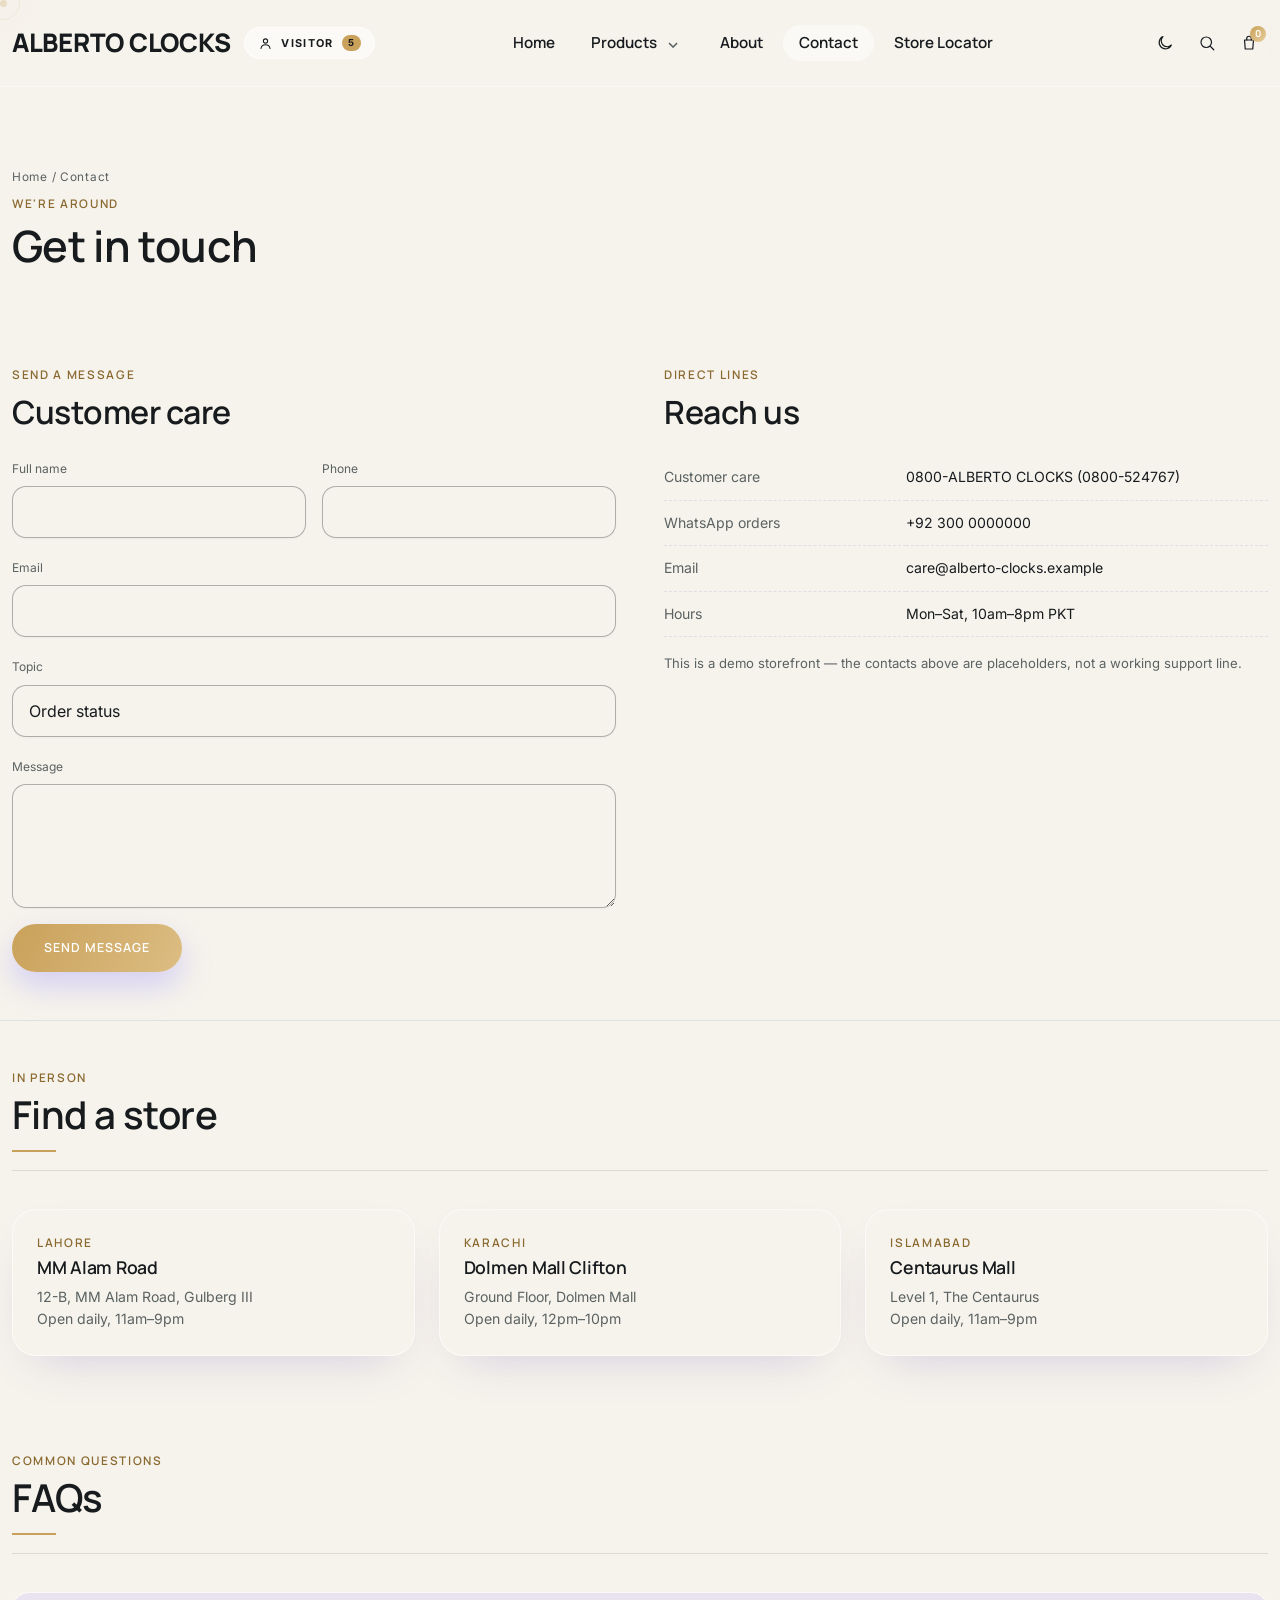
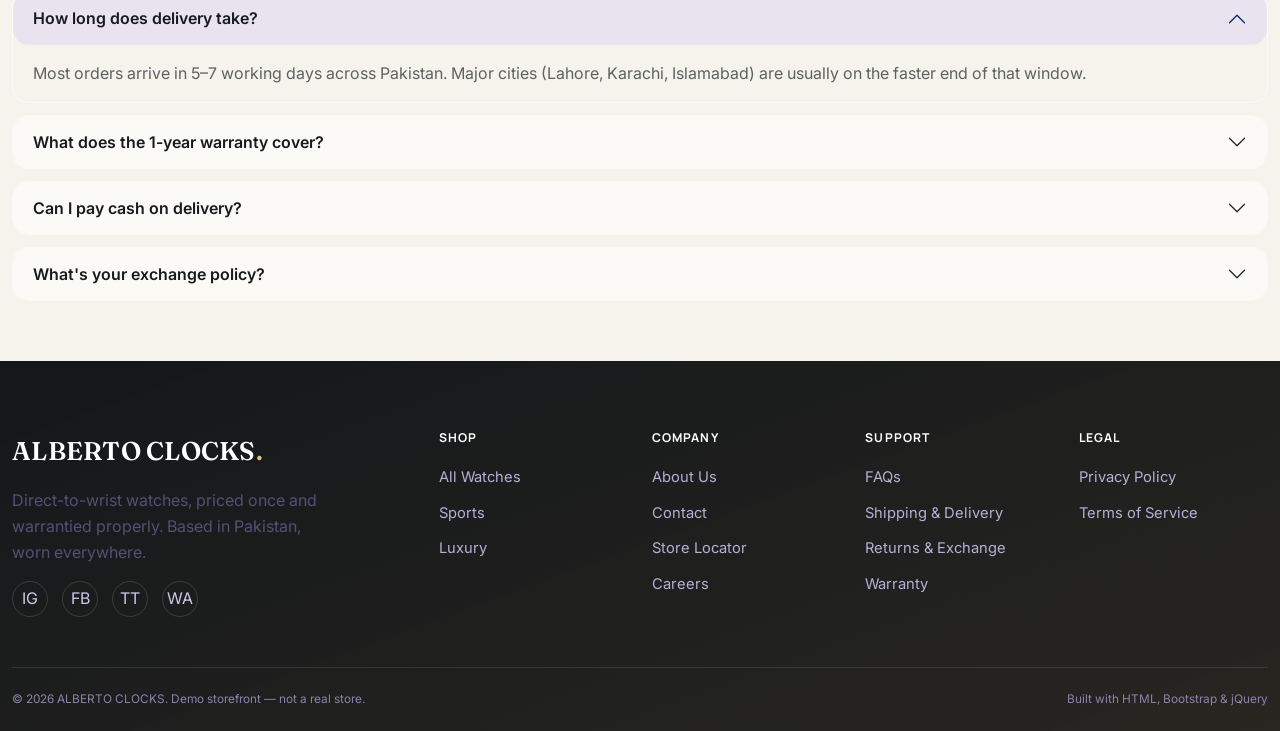
<file: html/contact.html>
<!doctype html>
<html lang="en">
<head>
<meta charset="UTF-8">
<meta name="viewport" content="width=device-width, initial-scale=1">
<title>Contact — ALBERTO CLOCKS</title>
<meta name="description" content="Reach the ALBERTO CLOCKS customer care team, find a store near you, and read answers to common warranty and delivery questions.">

<link rel="preconnect" href="https://fonts.googleapis.com">
<link href="https://fonts.googleapis.com/css2?family=Fraunces:wght@400;500;600;700&family=Inter:wght@400;500;600;700&family=Space+Mono:wght@400;700&family=Manrope:wght@500;600;700;800&display=swap" rel="stylesheet">
<link href="https://cdn.jsdelivr.net/npm/bootstrap@5.3.3/dist/css/bootstrap.min.css" rel="stylesheet">
<link href="../css/style.css" rel="stylesheet">
  <script src="../js/theme.js"></script>
</head>
<body class="home-experience">

<header class="alberto-nav alberto-nav--glass" id="albertoNav">
  <div class="container-xl">
    <nav class="navbar navbar-expand-lg py-0">
      <a class="brand-mark" href="../index.html">ALBERTO CLOCKS</a>
      <div class="visitor-menu" id="visitorMenu">
        <button type="button" class="visitor-chip" aria-haspopup="true" aria-expanded="false" aria-label="Visitor session">
          <svg viewBox="0 0 24 24" aria-hidden="true"><circle cx="12" cy="8" r="3.4"/><path d="M4.8 20c.6-3.9 3.6-6 7.2-6s6.6 2.1 7.2 6"/></svg>
          <span class="visitor-label">Visitor</span>
          <span class="visitor-count">1</span>
        </button>
        <div class="visitor-panel">
          <p class="visitor-panel-title">Guest session</p>
          <ul class="visitor-facts">
            <li><span>Visitor ID</span><strong class="visitor-id">&mdash;</strong></li>
            <li><span>Visits</span><strong class="visitor-visits">&mdash;</strong></li>
            <li><span>First seen</span><strong class="visitor-since">&mdash;</strong></li>
          </ul>
          <div class="visitor-actions">
            <a class="visitor-btn" href="shop.html">Browse as visitor</a>
            <button type="button" class="visitor-btn visitor-btn-ghost visitor-reset">Reset session</button>
          </div>
        </div>
      </div>
<div class="nav-panel" id="navMain">
        <ul class="navbar-nav nav-links-list">
          <li class="nav-item"><a class="nav-link" href="../index.html">Home</a></li>
          <li class="nav-item has-dropdown">
            <a class="nav-link" href="shop.html">Products <span class="dropdown-caret">⌄</span></a>
            <div class="dropdown-panel">
              <a class="nav-link" href="shop.html?cat=luxury">Luxury</a>
              <a class="nav-link" href="shop.html?cat=sports">Sports</a>
            </div>
          </li>
          <li class="nav-item"><a class="nav-link" href="about.html">About</a></li>
          <li class="nav-item"><a class="nav-link active" href="contact.html">Contact</a></li>
          <li class="nav-item"><a class="nav-link" href="../index.html#store-locator">Store Locator</a></li>
        </ul>

        <div class="nav-icons">
          <button class="icon-btn theme-toggle" id="themeToggle" aria-label="Toggle dark mode" title="Toggle dark mode">
            <svg class="icon-sun" viewBox="0 0 24 24"><circle cx="12" cy="12" r="4"/><path d="M12 2.5v3M12 18.5v3M4.2 4.2l2.1 2.1M17.7 17.7l2.1 2.1M2.5 12h3M18.5 12h3M4.2 19.8l2.1-2.1M17.7 6.3l2.1-2.1"/></svg>
            <svg class="icon-moon" viewBox="0 0 24 24"><path d="M20.5 14.7A8.5 8.5 0 1 1 9.3 3.5a7 7 0 0 0 11.2 11.2z"/></svg>
          </button>
          <button class="icon-btn" id="searchToggle" aria-label="Search">
            <svg viewBox="0 0 24 24"><circle cx="11" cy="11" r="7"/><path d="M21 21l-4.3-4.3"/></svg>
          </button>
          <a href="cart.html" class="icon-btn cart-btn" aria-label="Cart">
            <svg viewBox="0 0 24 24"><path d="M6 8h12l-1 12H7L6 8z"/><path d="M9 8V6a3 3 0 0 1 6 0v2"/></svg>
            <span class="cart-count">0</span>
          </a>
        </div>
      </div>
    </nav>
  </div>
</header>


<div class="page-header">
  <div class="container-xl">
    <nav class="breadcrumb-alberto mb-2"><a href="../index.html">Home</a> / Contact</nav>
    <p class="eyebrow mb-1">We're around</p>
    <h1>Get in touch</h1>
  </div>
</div>

<section class="py-5">
  <div class="container-xl">
    <div class="row g-5">
      <div class="col-lg-6">
        <p class="eyebrow mb-2">Send a message</p>
        <h2 class="mb-4">Customer care</h2>
        <form class="contact-form js-contact-form">
          <div class="row g-3">
            <div class="col-md-6">
              <label class="form-label font-mono" style="font-size:0.75rem;">Full name</label>
              <input type="text" class="form-control" required>
            </div>
            <div class="col-md-6">
              <label class="form-label font-mono" style="font-size:0.75rem;">Phone</label>
              <input type="tel" class="form-control" required>
            </div>
            <div class="col-12">
              <label class="form-label font-mono" style="font-size:0.75rem;">Email</label>
              <input type="email" class="form-control" required>
            </div>
            <div class="col-12">
              <label class="form-label font-mono" style="font-size:0.75rem;">Topic</label>
              <select class="form-select">
                <option>Order status</option>
                <option>Warranty claim</option>
                <option>Returns &amp; exchange</option>
                <option>Something else</option>
              </select>
            </div>
            <div class="col-12">
              <label class="form-label font-mono" style="font-size:0.75rem;">Message</label>
              <textarea class="form-control" rows="4" required></textarea>
            </div>
            <div class="col-12">
              <button type="submit" class="btn-alberto">Send Message</button>
            </div>
          </div>
        </form>
      </div>

      <div class="col-lg-6">
        <p class="eyebrow mb-2">Direct lines</p>
        <h2 class="mb-4">Reach us</h2>
        <table class="spec-table">
          <tr><td>Customer care</td><td>0800-ALBERTO CLOCKS (0800-524767)</td></tr>
          <tr><td>WhatsApp orders</td><td>+92 300 0000000</td></tr>
          <tr><td>Email</td><td>care@alberto-clocks.example</td></tr>
          <tr><td>Hours</td><td>Mon–Sat, 10am–8pm PKT</td></tr>
        </table>
        <p class="text-slate mt-3" style="font-size:0.82rem;">This is a demo storefront — the contacts above are placeholders, not a working support line.</p>
      </div>
    </div>
  </div>
</section>

<section class="py-5 bg-white border-top" id="stores">
  <div class="container-xl">
    <div class="section-head">
      <div><p class="eyebrow mb-1">In person</p><h2>Find a store</h2></div>
    </div>
    <div class="row g-4">
      <div class="col-md-4">
        <div class="store-card">
          <p class="eyebrow mb-1">Lahore</p>
          <h4 style="font-size:1.1rem;">MM Alam Road</h4>
          <p class="text-slate mb-0" style="font-size:0.88rem;">12-B, MM Alam Road, Gulberg III<br>Open daily, 11am–9pm</p>
        </div>
      </div>
      <div class="col-md-4">
        <div class="store-card">
          <p class="eyebrow mb-1">Karachi</p>
          <h4 style="font-size:1.1rem;">Dolmen Mall Clifton</h4>
          <p class="text-slate mb-0" style="font-size:0.88rem;">Ground Floor, Dolmen Mall<br>Open daily, 12pm–10pm</p>
        </div>
      </div>
      <div class="col-md-4">
        <div class="store-card">
          <p class="eyebrow mb-1">Islamabad</p>
          <h4 style="font-size:1.1rem;">Centaurus Mall</h4>
          <p class="text-slate mb-0" style="font-size:0.88rem;">Level 1, The Centaurus<br>Open daily, 11am–9pm</p>
        </div>
      </div>
    </div>
  </div>
</section>

<section class="py-5" id="faq">
  <div class="container-xl">
    <div class="section-head">
      <div><p class="eyebrow mb-1">Common questions</p><h2>FAQs</h2></div>
    </div>
    <div class="accordion accordion-alberto" id="faqAccordion">
      <div class="accordion-item">
        <h3 class="accordion-header">
          <button class="accordion-button" type="button" data-bs-toggle="collapse" data-bs-target="#faq1">How long does delivery take?</button>
        </h3>
        <div id="faq1" class="accordion-collapse collapse show" data-bs-parent="#faqAccordion">
          <div class="accordion-body text-slate">Most orders arrive in 5–7 working days across Pakistan. Major cities (Lahore, Karachi, Islamabad) are usually on the faster end of that window.</div>
        </div>
      </div>
      <div class="accordion-item">
        <h3 class="accordion-header">
          <button class="accordion-button collapsed" type="button" data-bs-toggle="collapse" data-bs-target="#faq2">What does the 1-year warranty cover?</button>
        </h3>
        <div id="faq2" class="accordion-collapse collapse" data-bs-parent="#faqAccordion">
          <div class="accordion-body text-slate">Movement defects and manufacturing faults are covered for one year from delivery. It doesn't cover water damage from submersion beyond the case's rating, or accidental drops.</div>
        </div>
      </div>
      <div class="accordion-item">
        <h3 class="accordion-header">
          <button class="accordion-button collapsed" type="button" data-bs-toggle="collapse" data-bs-target="#faq3">Can I pay cash on delivery?</button>
        </h3>
        <div id="faq3" class="accordion-collapse collapse" data-bs-parent="#faqAccordion">
          <div class="accordion-body text-slate">Yes — COD is available nationwide. You can also pay by card at checkout if you'd rather not hold cash for the rider.</div>
        </div>
      </div>
      <div class="accordion-item">
        <h3 class="accordion-header">
          <button class="accordion-button collapsed" type="button" data-bs-toggle="collapse" data-bs-target="#faq4">What's your exchange policy?</button>
        </h3>
        <div id="faq4" class="accordion-collapse collapse" data-bs-parent="#faqAccordion">
          <div class="accordion-body text-slate">Unworn watches in original packaging can be exchanged within 14 days of delivery. Bring your order confirmation to any store, or arrange a pickup through customer care.</div>
        </div>
      </div>
    </div>
  </div>
</section>

<footer class="site-footer">
    <div class="container-xl">
      <div class="row g-4 footer-nav">
        <div class="col-lg-4 col-md-6">
          <a class="brand-mark d-inline-block mb-3" href="../index.html">ALBERTO CLOCKS<span class="dot">.</span></a>
          <p style="max-width:320px; color:#564f77;">Direct-to-wrist watches, priced once and warrantied properly. Based in Pakistan, worn everywhere.</p>
          <div class="social-row mt-3">
            <a href="#" aria-label="Instagram">IG</a>
            <a href="#" aria-label="Facebook">FB</a>
            <a href="#" aria-label="TikTok">TT</a>
            <a href="#" aria-label="WhatsApp">WA</a>
          </div>
        </div>
        <div class="col-6 col-lg-2">
          <h5>Shop</h5>
          <a class="flink" href="shop.html">All Watches</a>
          <a class="flink" href="shop.html?cat=sports">Sports</a>
          <a class="flink" href="shop.html?cat=luxury">Luxury</a>
        </div>
        <div class="col-6 col-lg-2">
          <h5>Company</h5>
          <a class="flink" href="about.html">About Us</a>
          <a class="flink" href="contact.html">Contact</a>
          <a class="flink" href="../index.html#store-locator">Store Locator</a>
          <a class="flink" href="#">Careers</a>
        </div>
        <div class="col-6 col-lg-2">
          <h5>Support</h5>
          <a class="flink" href="contact.html#faq">FAQs</a>
          <a class="flink" href="contact.html#faq">Shipping &amp; Delivery</a>
          <a class="flink" href="contact.html#faq">Returns &amp; Exchange</a>
          <a class="flink" href="contact.html#faq">Warranty</a>
        </div>
        <div class="col-6 col-lg-2">
          <h5>Legal</h5>
          <a class="flink" href="#">Privacy Policy</a>
          <a class="flink" href="#">Terms of Service</a>
        </div>
      </div>
      <div class="footer-bottom d-flex flex-column flex-sm-row justify-content-between gap-2">
        <span>© 2026 ALBERTO CLOCKS. Demo storefront — not a real store.</span>
        <span>Built with HTML, Bootstrap &amp; jQuery</span>
      </div>
    </div>
  </footer>

<script src="https://cdn.jsdelivr.net/npm/jquery@3.7.1/dist/jquery.min.js"></script>
<script src="https://cdn.jsdelivr.net/npm/bootstrap@5.3.3/dist/js/bootstrap.bundle.min.js"></script>
<script src="../js/background.js"></script>
<script src="../js/products.js"></script>
<script src="../js/main.js"></script>
<script src="../js/interactions.js"></script>
<script src="../js/visitor.js"></script>
</body>
</html>
</file>
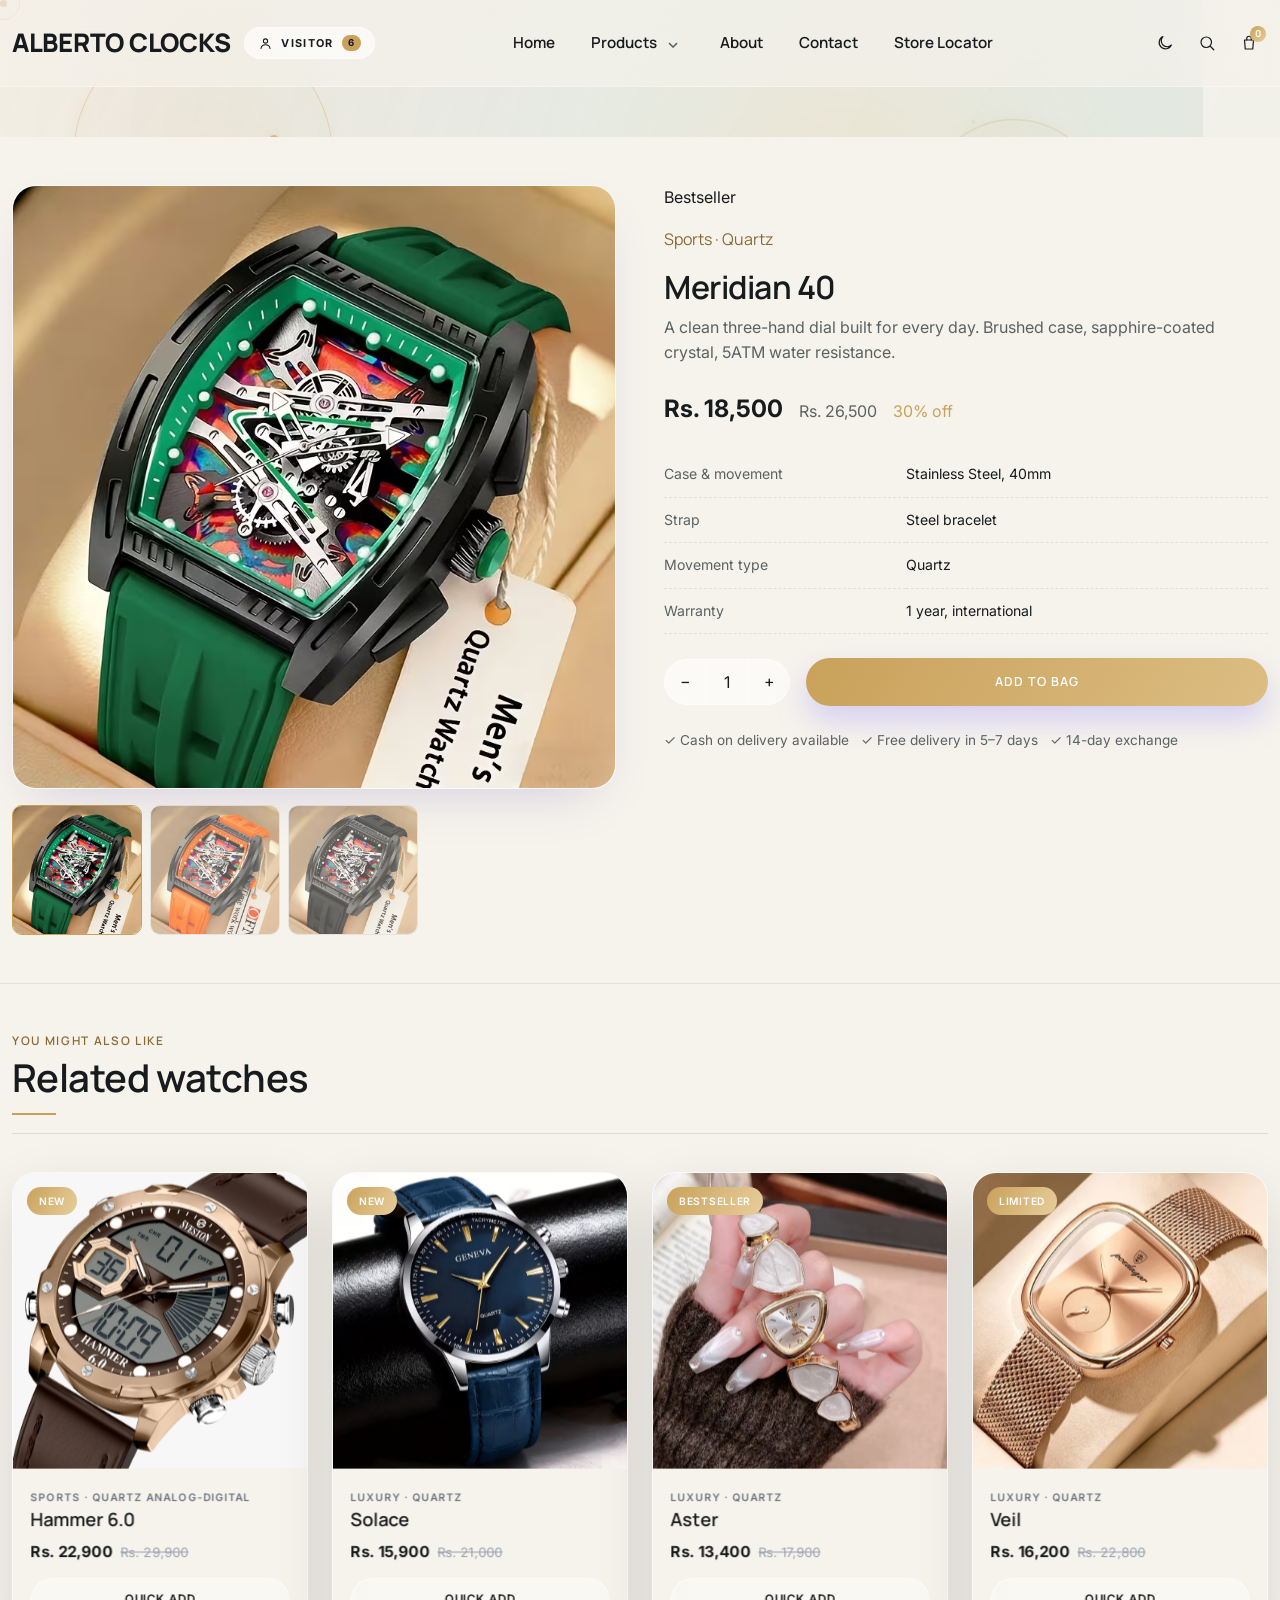
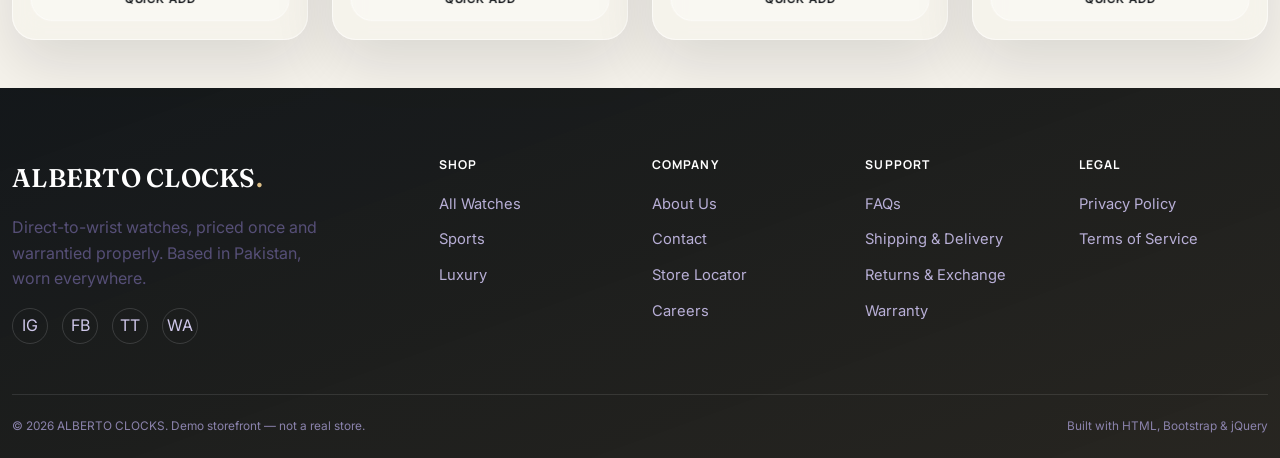
<file: html/product.html>
<!doctype html>
<html lang="en">
<head>
<meta charset="UTF-8">
<meta name="viewport" content="width=device-width, initial-scale=1">
<title>Watch — ALBERTO CLOCKS</title>

<link rel="preconnect" href="https://fonts.googleapis.com">
<link href="https://fonts.googleapis.com/css2?family=Fraunces:wght@400;500;600;700&family=Inter:wght@400;500;600;700&family=Space+Mono:wght@400;700&family=Manrope:wght@500;600;700;800&display=swap" rel="stylesheet">
<link href="https://cdn.jsdelivr.net/npm/bootstrap@5.3.3/dist/css/bootstrap.min.css" rel="stylesheet">
<link href="../css/style.css" rel="stylesheet">
  <script src="../js/theme.js"></script>
</head>
<body class="home-experience">

<header class="alberto-nav alberto-nav--glass" id="albertoNav">
  <div class="container-xl">
    <nav class="navbar navbar-expand-lg py-0">
      <a class="brand-mark" href="../index.html">ALBERTO CLOCKS</a>
      <div class="visitor-menu" id="visitorMenu">
        <button type="button" class="visitor-chip" aria-haspopup="true" aria-expanded="false" aria-label="Visitor session">
          <svg viewBox="0 0 24 24" aria-hidden="true"><circle cx="12" cy="8" r="3.4"/><path d="M4.8 20c.6-3.9 3.6-6 7.2-6s6.6 2.1 7.2 6"/></svg>
          <span class="visitor-label">Visitor</span>
          <span class="visitor-count">1</span>
        </button>
        <div class="visitor-panel">
          <p class="visitor-panel-title">Guest session</p>
          <ul class="visitor-facts">
            <li><span>Visitor ID</span><strong class="visitor-id">&mdash;</strong></li>
            <li><span>Visits</span><strong class="visitor-visits">&mdash;</strong></li>
            <li><span>First seen</span><strong class="visitor-since">&mdash;</strong></li>
          </ul>
          <div class="visitor-actions">
            <a class="visitor-btn" href="shop.html">Browse as visitor</a>
            <button type="button" class="visitor-btn visitor-btn-ghost visitor-reset">Reset session</button>
          </div>
        </div>
      </div>
<div class="nav-panel" id="navMain">
        <ul class="navbar-nav nav-links-list">
          <li class="nav-item"><a class="nav-link" href="../index.html">Home</a></li>
          <li class="nav-item has-dropdown">
            <a class="nav-link" href="shop.html">Products <span class="dropdown-caret">⌄</span></a>
            <div class="dropdown-panel">
              <a class="nav-link" href="shop.html?cat=luxury">Luxury</a>
              <a class="nav-link" href="shop.html?cat=sports">Sports</a>
            </div>
          </li>
          <li class="nav-item"><a class="nav-link" href="about.html">About</a></li>
          <li class="nav-item"><a class="nav-link" href="contact.html">Contact</a></li>
          <li class="nav-item"><a class="nav-link" href="../index.html#store-locator">Store Locator</a></li>
        </ul>

        <div class="nav-icons">
          <button class="icon-btn theme-toggle" id="themeToggle" aria-label="Toggle dark mode" title="Toggle dark mode">
            <svg class="icon-sun" viewBox="0 0 24 24"><circle cx="12" cy="12" r="4"/><path d="M12 2.5v3M12 18.5v3M4.2 4.2l2.1 2.1M17.7 17.7l2.1 2.1M2.5 12h3M18.5 12h3M4.2 19.8l2.1-2.1M17.7 6.3l2.1-2.1"/></svg>
            <svg class="icon-moon" viewBox="0 0 24 24"><path d="M20.5 14.7A8.5 8.5 0 1 1 9.3 3.5a7 7 0 0 0 11.2 11.2z"/></svg>
          </button>
          <button class="icon-btn" id="searchToggle" aria-label="Search">
            <svg viewBox="0 0 24 24"><circle cx="11" cy="11" r="7"/><path d="M21 21l-4.3-4.3"/></svg>
          </button>
          <a href="cart.html" class="icon-btn cart-btn" aria-label="Cart">
            <svg viewBox="0 0 24 24"><path d="M6 8h12l-1 12H7L6 8z"/><path d="M9 8V6a3 3 0 0 1 6 0v2"/></svg>
            <span class="cart-count">0</span>
          </a>
        </div>
      </div>
    </nav>
  </div>
</header>


<div class="container-xl">
  <nav class="breadcrumb-alberto py-3"><a href="../index.html">Home</a> / <a href="shop.html">Shop</a> / <span id="pdBreadcrumbName">Watch</span></nav>
</div>

<section class="pb-5">
  <div class="container-xl">
    <div class="row g-5">

      <div class="col-lg-6">
        <div class="pd-main-image mb-3">
          <img id="pdMainImg" src="" alt="">
        </div>
        <div class="d-flex gap-2" id="pdThumbs"></div>
      </div>

      <div class="col-lg-6">
        <span id="pdTag" class="tag-pill d-inline-block mb-3" style="position:static;"></span>
        <p class="cat-eyebrow" id="pdCategory"></p>
        <h1 class="font-display" id="pdName" style="font-size:2rem;"></h1>
        <p class="text-slate mb-4" id="pdBlurb"></p>

        <div class="d-flex align-items-baseline gap-3 mb-4 font-mono">
          <span id="pdPrice" style="font-size:1.5rem; font-weight:700;"></span>
          <span id="pdCompare" class="price-compare"></span>
          <span id="pdDiscount" class="text-brass"></span>
        </div>

        <table class="spec-table mb-4">
          <tr><td>Case &amp; movement</td><td id="specCase"></td></tr>
          <tr><td>Strap</td><td id="specStrap"></td></tr>
          <tr><td>Movement type</td><td id="specMovement"></td></tr>
          <tr><td>Warranty</td><td id="specWarranty"></td></tr>
        </table>

        <div class="d-flex align-items-center gap-3 mb-4">
          <div class="qty-stepper">
            <button type="button" id="qtyMinus" aria-label="Decrease quantity">−</button>
            <input type="text" id="qtyInput" value="1" readonly aria-label="Quantity">
            <button type="button" id="qtyPlus" aria-label="Increase quantity">+</button>
          </div>
          <button type="button" id="addToCartBtn" class="btn-alberto flex-grow-1">Add to Bag</button>
        </div>

        <p class="text-slate" style="font-size:0.85rem;">
          ✓ Cash on delivery available &nbsp; ✓ Free delivery in 5–7 days &nbsp; ✓ 14-day exchange
        </p>
      </div>
    </div>
  </div>
</section>

<section class="py-5 bg-white border-top">
  <div class="container-xl">
    <div class="section-head">
      <div><p class="eyebrow mb-1">You might also like</p><h2>Related watches</h2></div>
    </div>
    <div class="row g-4" id="relatedGrid"></div>
  </div>
</section>

<footer class="site-footer">
    <div class="container-xl">
      <div class="row g-4 footer-nav">
        <div class="col-lg-4 col-md-6">
          <a class="brand-mark d-inline-block mb-3" href="../index.html">ALBERTO CLOCKS<span class="dot">.</span></a>
          <p style="max-width:320px; color:#564f77;">Direct-to-wrist watches, priced once and warrantied properly. Based in Pakistan, worn everywhere.</p>
          <div class="social-row mt-3">
            <a href="#" aria-label="Instagram">IG</a>
            <a href="#" aria-label="Facebook">FB</a>
            <a href="#" aria-label="TikTok">TT</a>
            <a href="#" aria-label="WhatsApp">WA</a>
          </div>
        </div>
        <div class="col-6 col-lg-2">
          <h5>Shop</h5>
          <a class="flink" href="shop.html">All Watches</a>
          <a class="flink" href="shop.html?cat=sports">Sports</a>
          <a class="flink" href="shop.html?cat=luxury">Luxury</a>
        </div>
        <div class="col-6 col-lg-2">
          <h5>Company</h5>
          <a class="flink" href="about.html">About Us</a>
          <a class="flink" href="contact.html">Contact</a>
          <a class="flink" href="../index.html#store-locator">Store Locator</a>
          <a class="flink" href="#">Careers</a>
        </div>
        <div class="col-6 col-lg-2">
          <h5>Support</h5>
          <a class="flink" href="contact.html#faq">FAQs</a>
          <a class="flink" href="contact.html#faq">Shipping &amp; Delivery</a>
          <a class="flink" href="contact.html#faq">Returns &amp; Exchange</a>
          <a class="flink" href="contact.html#faq">Warranty</a>
        </div>
        <div class="col-6 col-lg-2">
          <h5>Legal</h5>
          <a class="flink" href="#">Privacy Policy</a>
          <a class="flink" href="#">Terms of Service</a>
        </div>
      </div>
      <div class="footer-bottom d-flex flex-column flex-sm-row justify-content-between gap-2">
        <span>© 2026 ALBERTO CLOCKS. Demo storefront — not a real store.</span>
        <span>Built with HTML, Bootstrap &amp; jQuery</span>
      </div>
    </div>
  </footer>

<script src="https://cdn.jsdelivr.net/npm/jquery@3.7.1/dist/jquery.min.js"></script>
<script src="https://cdn.jsdelivr.net/npm/bootstrap@5.3.3/dist/js/bootstrap.bundle.min.js"></script>
<script src="../js/background.js"></script>
<script src="../js/products.js"></script>
<script src="../js/render.js"></script>
<script src="../js/main.js"></script>
<script src="../js/shop.js"></script>
<script src="../js/product-detail.js"></script>
<script src="../js/interactions.js"></script>
<script src="../js/visitor.js"></script>
</body>
</html>
</file>
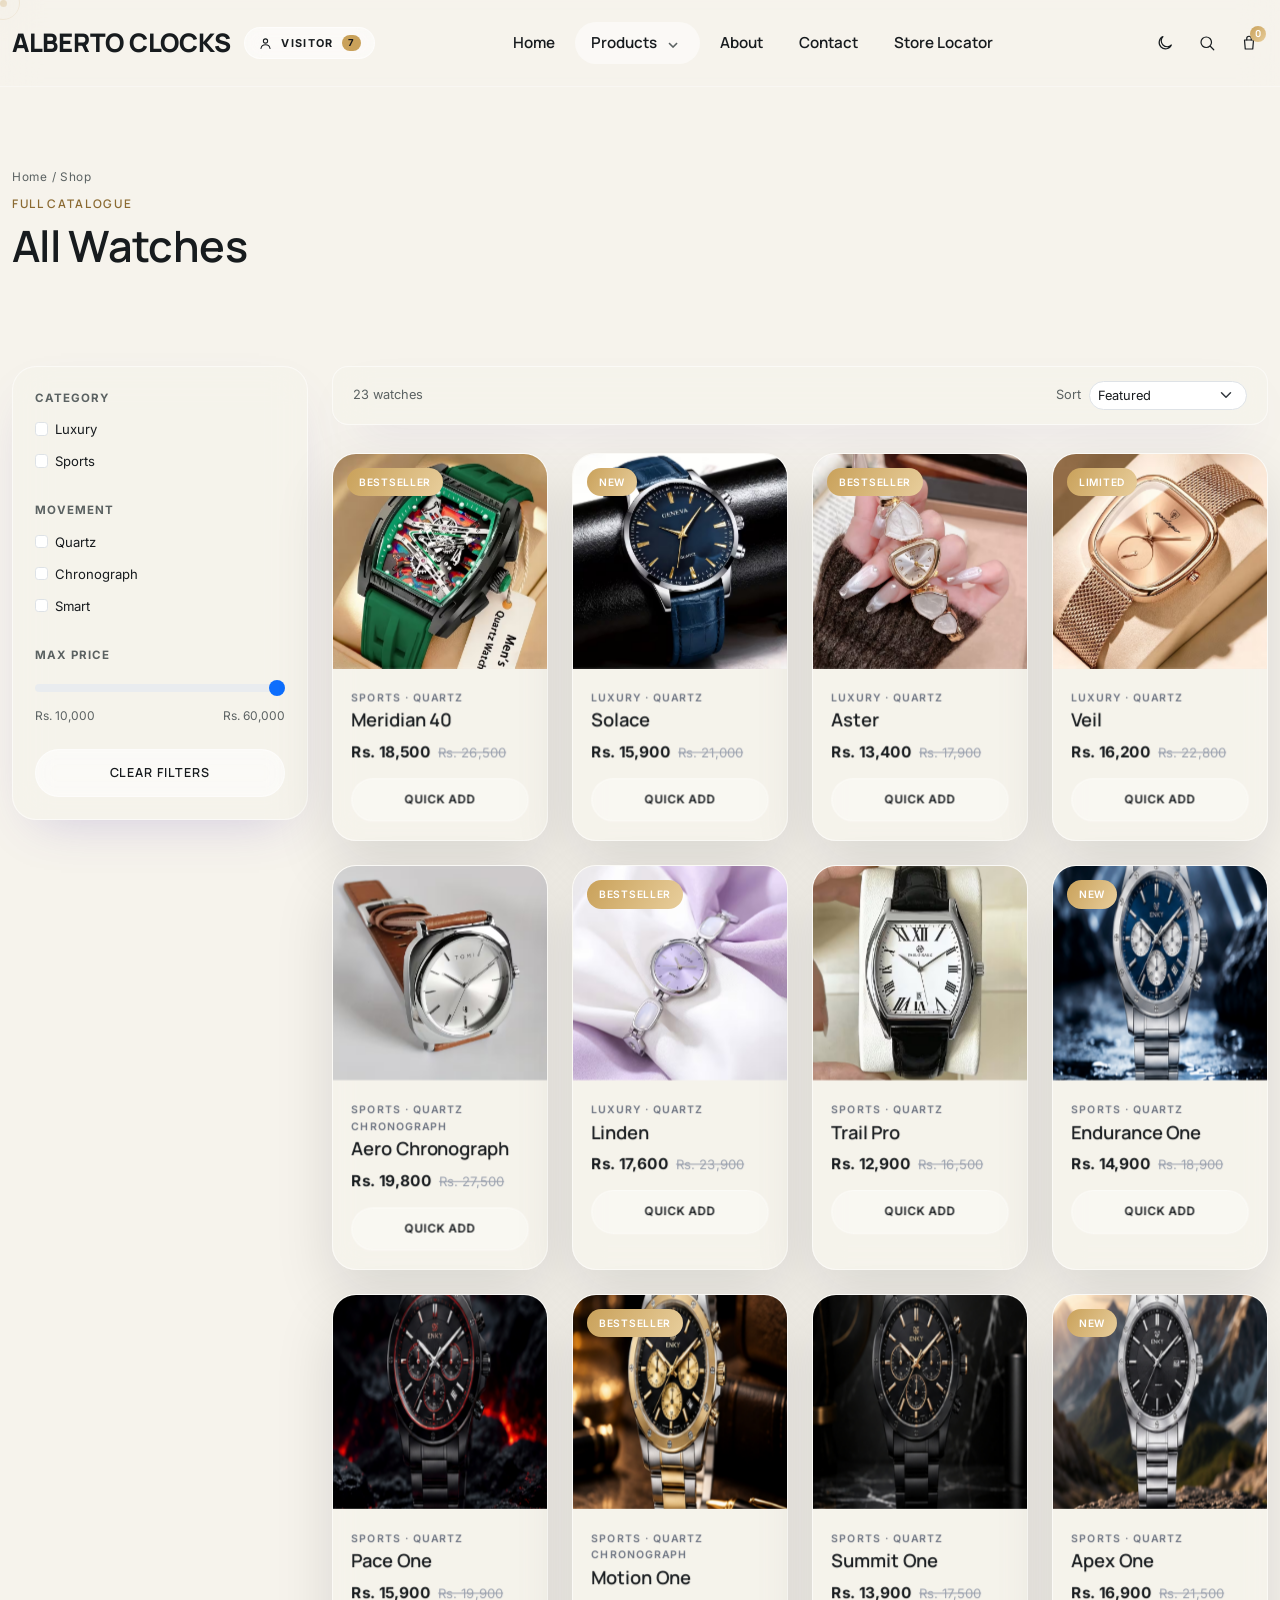
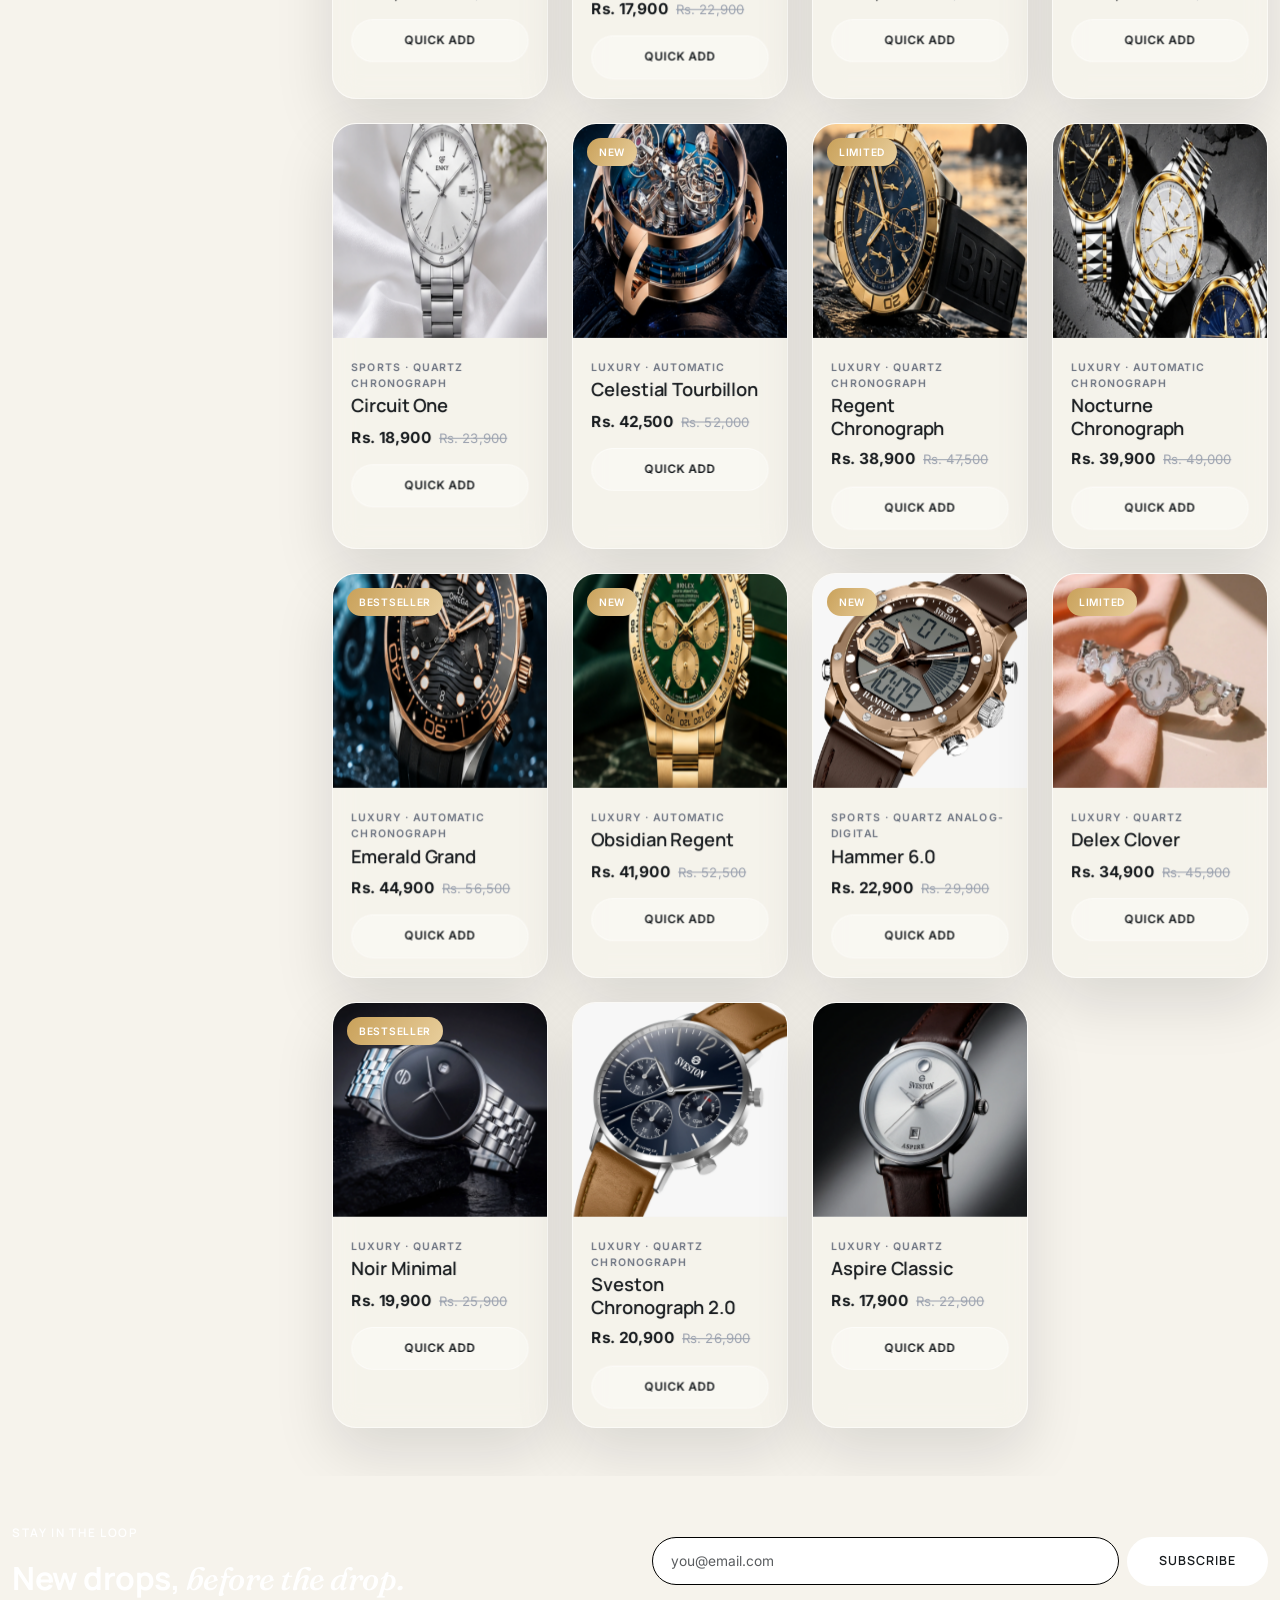
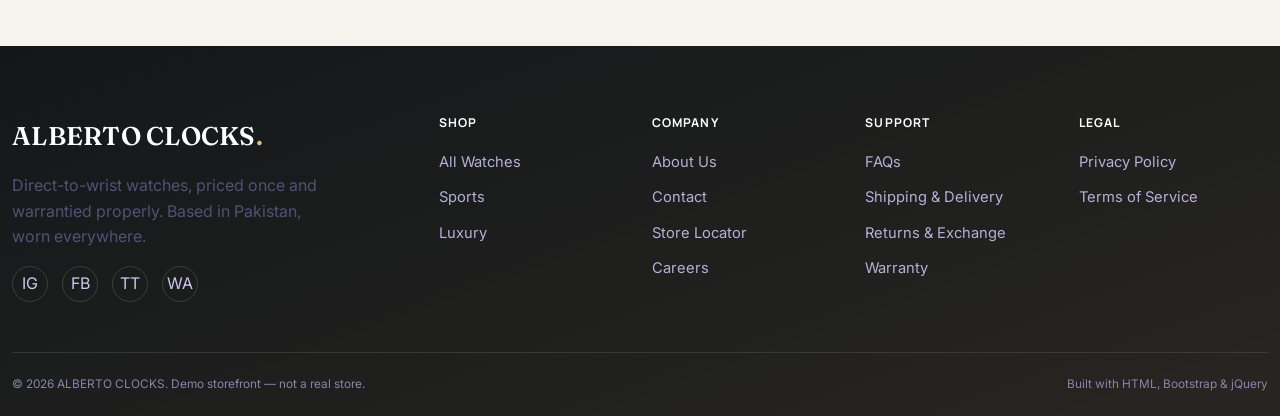
<file: html/shop.html>
<!doctype html>
<html lang="en">
<head>
<meta charset="UTF-8">
<meta name="viewport" content="width=device-width, initial-scale=1">
<title>Shop All Watches — ALBERTO CLOCKS</title>
<meta name="description" content="Browse ALBERTO CLOCKS watches for men, women, smart wearables and couple sets. Filter by category, movement, and price.">

<link rel="preconnect" href="https://fonts.googleapis.com">
<link href="https://fonts.googleapis.com/css2?family=Fraunces:wght@400;500;600;700&family=Inter:wght@400;500;600;700&family=Space+Mono:wght@400;700&family=Manrope:wght@500;600;700;800&display=swap" rel="stylesheet">
<link href="https://cdn.jsdelivr.net/npm/bootstrap@5.3.3/dist/css/bootstrap.min.css" rel="stylesheet">
<link href="../css/style.css" rel="stylesheet">
  <script src="../js/theme.js"></script>
</head>
<body class="home-experience">

<header class="alberto-nav alberto-nav--glass" id="albertoNav">
  <div class="container-xl">
    <nav class="navbar navbar-expand-lg py-0">
      <a class="brand-mark" href="../index.html">ALBERTO CLOCKS</a>
      <div class="visitor-menu" id="visitorMenu">
        <button type="button" class="visitor-chip" aria-haspopup="true" aria-expanded="false" aria-label="Visitor session">
          <svg viewBox="0 0 24 24" aria-hidden="true"><circle cx="12" cy="8" r="3.4"/><path d="M4.8 20c.6-3.9 3.6-6 7.2-6s6.6 2.1 7.2 6"/></svg>
          <span class="visitor-label">Visitor</span>
          <span class="visitor-count">1</span>
        </button>
        <div class="visitor-panel">
          <p class="visitor-panel-title">Guest session</p>
          <ul class="visitor-facts">
            <li><span>Visitor ID</span><strong class="visitor-id">&mdash;</strong></li>
            <li><span>Visits</span><strong class="visitor-visits">&mdash;</strong></li>
            <li><span>First seen</span><strong class="visitor-since">&mdash;</strong></li>
          </ul>
          <div class="visitor-actions">
            <a class="visitor-btn" href="shop.html">Browse as visitor</a>
            <button type="button" class="visitor-btn visitor-btn-ghost visitor-reset">Reset session</button>
          </div>
        </div>
      </div>
<div class="nav-panel" id="navMain">
        <ul class="navbar-nav nav-links-list">
          <li class="nav-item"><a class="nav-link" href="../index.html">Home</a></li>
          <li class="nav-item has-dropdown">
            <a class="nav-link" href="shop.html">Products <span class="dropdown-caret">⌄</span></a>
            <div class="dropdown-panel">
              <a class="nav-link" href="shop.html?cat=luxury">Luxury</a>
              <a class="nav-link" href="shop.html?cat=sports">Sports</a>
            </div>
          </li>
          <li class="nav-item"><a class="nav-link" href="about.html">About</a></li>
          <li class="nav-item"><a class="nav-link" href="contact.html">Contact</a></li>
          <li class="nav-item"><a class="nav-link" href="../index.html#store-locator">Store Locator</a></li>
        </ul>

        <div class="nav-icons">
          <button class="icon-btn theme-toggle" id="themeToggle" aria-label="Toggle dark mode" title="Toggle dark mode">
            <svg class="icon-sun" viewBox="0 0 24 24"><circle cx="12" cy="12" r="4"/><path d="M12 2.5v3M12 18.5v3M4.2 4.2l2.1 2.1M17.7 17.7l2.1 2.1M2.5 12h3M18.5 12h3M4.2 19.8l2.1-2.1M17.7 6.3l2.1-2.1"/></svg>
            <svg class="icon-moon" viewBox="0 0 24 24"><path d="M20.5 14.7A8.5 8.5 0 1 1 9.3 3.5a7 7 0 0 0 11.2 11.2z"/></svg>
          </button>
          <button class="icon-btn" id="searchToggle" aria-label="Search">
            <svg viewBox="0 0 24 24"><circle cx="11" cy="11" r="7"/><path d="M21 21l-4.3-4.3"/></svg>
          </button>
          <a href="cart.html" class="icon-btn cart-btn" aria-label="Cart">
            <svg viewBox="0 0 24 24"><path d="M6 8h12l-1 12H7L6 8z"/><path d="M9 8V6a3 3 0 0 1 6 0v2"/></svg>
            <span class="cart-count">0</span>
          </a>
        </div>
      </div>
    </nav>
  </div>
</header>


<div class="page-header">
  <div class="container-xl">
    <nav class="breadcrumb-alberto mb-2"><a href="../index.html">Home</a> / Shop</nav>
    <p class="eyebrow mb-1">Full catalogue</p>
    <h1>All Watches</h1>
  </div>
</div>

<section class="py-5">
  <div class="container-xl">
    <div class="row g-4">
      <aside class="col-lg-3">
        <div class="filter-panel">
          <p class="filter-title">Category</p>
          <div class="form-check mb-2"><input class="form-check-input js-cat-filter" type="checkbox" value="luxury" id="fLuxury"><label class="form-check-label" for="fLuxury">Luxury</label></div>
          <div class="form-check mb-2"><input class="form-check-input js-cat-filter" type="checkbox" value="sports" id="fSports"><label class="form-check-label" for="fSports">Sports</label></div>

          <p class="filter-title">Movement</p>
          <div class="form-check mb-2"><input class="form-check-input js-mv-filter" type="checkbox" value="quartz" id="mQuartz"><label class="form-check-label" for="mQuartz">Quartz</label></div>
          <div class="form-check mb-2"><input class="form-check-input js-mv-filter" type="checkbox" value="chrono" id="mChrono"><label class="form-check-label" for="mChrono">Chronograph</label></div>
          <div class="form-check mb-2"><input class="form-check-input js-mv-filter" type="checkbox" value="smart" id="mSmart"><label class="form-check-label" for="mSmart">Smart</label></div>

          <p class="filter-title">Max price</p>
          <input type="range" class="form-range" min="10000" max="60000" step="500" value="60000" id="priceRange">
          <div class="d-flex justify-content-between text-slate" style="font-size:0.75rem;">
            <span>Rs. 10,000</span>
            <span id="priceRangeVal">Rs. 60,000</span>
          </div>

          <button type="button" id="clearFilters" class="btn-alberto-outline w-100 mt-4">Clear Filters</button>
        </div>
      </aside>

      <div class="col-lg-9">
        <div class="shop-toolbar">
          <span id="resultCount" class="text-slate">— watches</span>
          <div class="d-flex align-items-center gap-2">
            <label for="sortSelect" class="text-slate">Sort</label>
            <select id="sortSelect" class="form-select form-select-sm" style="width:auto;">
              <option value="featured">Featured</option>
              <option value="price-asc">Price: Low to High</option>
              <option value="price-desc">Price: High to Low</option>
              <option value="name-asc">Name: A–Z</option>
            </select>
          </div>
        </div>
        <div class="row g-4" id="shopGrid"></div>
      </div>
    </div>
  </div>
</section>

<section class="newsletter-band py-5">
  <div class="container-xl">
    <div class="row align-items-center g-4">
      <div class="col-lg-6">
        <p class="eyebrow" style="color:#14151a99;">Stay in the loop</p>
        <h2 class="mb-0">New drops, <span class="accent-italic">before the drop.</span></h2>
      </div>
      <div class="col-lg-6">
        <form class="js-newsletter-form d-flex gap-2 flex-column flex-sm-row">
          <input type="email" class="form-control" placeholder="you@email.com" required>
          <button type="submit" class="btn-alberto">Subscribe</button>
        </form>
      </div>
    </div>
  </div>
</section>

<footer class="site-footer">
    <div class="container-xl">
      <div class="row g-4 footer-nav">
        <div class="col-lg-4 col-md-6">
          <a class="brand-mark d-inline-block mb-3" href="../index.html">ALBERTO CLOCKS<span class="dot">.</span></a>
          <p style="max-width:320px; color:#564f77;">Direct-to-wrist watches, priced once and warrantied properly. Based in Pakistan, worn everywhere.</p>
          <div class="social-row mt-3">
            <a href="#" aria-label="Instagram">IG</a>
            <a href="#" aria-label="Facebook">FB</a>
            <a href="#" aria-label="TikTok">TT</a>
            <a href="#" aria-label="WhatsApp">WA</a>
          </div>
        </div>
        <div class="col-6 col-lg-2">
          <h5>Shop</h5>
          <a class="flink" href="shop.html">All Watches</a>
          <a class="flink" href="shop.html?cat=sports">Sports</a>
          <a class="flink" href="shop.html?cat=luxury">Luxury</a>
        </div>
        <div class="col-6 col-lg-2">
          <h5>Company</h5>
          <a class="flink" href="about.html">About Us</a>
          <a class="flink" href="contact.html">Contact</a>
          <a class="flink" href="../index.html#store-locator">Store Locator</a>
          <a class="flink" href="#">Careers</a>
        </div>
        <div class="col-6 col-lg-2">
          <h5>Support</h5>
          <a class="flink" href="contact.html#faq">FAQs</a>
          <a class="flink" href="contact.html#faq">Shipping &amp; Delivery</a>
          <a class="flink" href="contact.html#faq">Returns &amp; Exchange</a>
          <a class="flink" href="contact.html#faq">Warranty</a>
        </div>
        <div class="col-6 col-lg-2">
          <h5>Legal</h5>
          <a class="flink" href="#">Privacy Policy</a>
          <a class="flink" href="#">Terms of Service</a>
        </div>
      </div>
      <div class="footer-bottom d-flex flex-column flex-sm-row justify-content-between gap-2">
        <span>© 2026 ALBERTO CLOCKS. Demo storefront — not a real store.</span>
        <span>Built with HTML, Bootstrap &amp; jQuery</span>
      </div>
    </div>
  </footer>

<script src="https://cdn.jsdelivr.net/npm/jquery@3.7.1/dist/jquery.min.js"></script>
<script src="https://cdn.jsdelivr.net/npm/bootstrap@5.3.3/dist/js/bootstrap.bundle.min.js"></script>
<script src="../js/background.js"></script>
<script src="../js/products.js"></script>
<script src="../js/render.js"></script>
<script src="../js/main.js"></script>
<script src="../js/shop.js"></script>
<script src="../js/interactions.js"></script>
<script src="../js/visitor.js"></script>
</body>
</html>
</file>
<file: css/style.css>
:root {
  --ink: #000000;
  --ink-soft: #12151c;
  --ink-elevated: #1a1e28;
  --ink-line: rgba(255, 255, 255, 0.09);
  --gold: #c9a15a;
  --gold-light: #e8ce9c;
  --gold-dim: rgba(201, 161, 90, 0.16);
  --emerald: #3c8c7a;
  --emerald-light: #6fb7a4;
  --paper: #ffffff;
  --paper-dim: #f7f7f7;
  --white: #f6f3ec;
  --slate: #6b7280;
  --slate-light: #9aa1ae;
  --danger: #e2685f;
  --brass: var(--gold);
  --brass-light: var(--gold-light);
  --rust: var(--emerald);
  --ivory: var(--paper);
  --ivory-dim: var(--paper-dim);
  --font-display: "Fraunces", Georgia, serif;
  --font-body: "Inter", -apple-system, sans-serif;
  --font-mono: "Space Grotesk", "Inter", sans-serif;
  --radius-sm: 10px;
  --radius: 16px;
  --radius-lg: 24px;
  --radius-pill: 999px;
  --shadow-sm: 0 4px 16px -8px rgba(10, 12, 16, 0.25);
  --shadow-md: 0 16px 40px -20px rgba(10, 12, 16, 0.45);
  --shadow-lg: 0 30px 70px -28px rgba(10, 12, 16, 0.55);
  --shadow-gold: 0 18px 40px -18px rgba(201, 161, 90, 0.45);
  --container-max: 1280px;
  --ease: cubic-bezier(0.22, 1, 0.36, 1);
  --hg-bg-1: #10151a;
  --hg-bg-2: #171d20;
  --hg-bg-3: #24211d;
  --hg-bg-4: #32291f;
  --hg-purple: #c9a15a;
  --hg-purple-text: #8b6a32;
  --hg-sky: #e8ce9c;
  --hg-navy: #171b1e;
  --hg-navy-dim: #5b6262;
  --hg-glass: rgba(255, 255, 255, 0.58);
  --hg-glass-border: rgba(255, 255, 255, 0.55);
  --hg-nav-bg: rgba(246, 243, 236, 0.62);
  --hg-nav-bg-scrolled: rgba(246, 243, 236, 0.84);
  --hg-panel-bg: linear-gradient(160deg, rgba(255, 255, 255, 0.82), rgba(232, 206, 156, 0.3));
  --font-hero: "Manrope", var(--font-body);
  --experience-ease: cubic-bezier(0.22, 1, 0.36, 1);
}

html[data-theme="dark"] {
  --ink: #ffffff;
  --ink-soft: #f0f0f0;
  --ink-elevated: #e5e5e5;
  --ink-line: rgba(255, 255, 255, 0.14);
  --paper: #000000;
  --paper-dim: #0a0a0a;
  --white: #000000;
  --slate: #c9c9c9;
  --slate-light: #9aa1ae;
}

[data-theme="dark"] {
  --hg-bg-1: #10151a;
  --hg-bg-2: #171d20;
  --hg-bg-3: #24211d;
  --hg-bg-4: #32291f;
  --hg-purple: #c9a15a;
  --hg-purple-text: #e8ce9c;
  --hg-sky: #e8ce9c;
  --hg-navy: #f6f3ec;
  --hg-navy-dim: #b4afa4;
  --hg-glass: rgba(25, 30, 32, 0.62);
  --hg-glass-border: rgba(232, 206, 156, 0.24);
  --hg-nav-bg: rgba(16, 21, 26, 0.66);
  --hg-nav-bg-scrolled: rgba(16, 21, 26, 0.9);
  --hg-panel-bg: linear-gradient(160deg, rgba(28, 33, 35, 0.94), rgba(50, 41, 31, 0.9));
}

* {
  box-sizing: border-box;
}

html {
  scroll-behavior: smooth;
  background: var(--hg-bg-1);
}

body {
  font-family: var(--font-body);
  color: var(--hg-navy);
  background: #f6f3ec;
  font-size: 16px;
  line-height: 1.6;
  background-attachment: fixed;
  transition: background-color .5s var(--ease), color .5s var(--ease);
  position: relative;
  overflow-x: hidden;
}

[data-theme="dark"] body {
  background: var(--hg-bg-1);
  background-attachment: fixed;
}

.theme-toggle .icon-moon {
  display: block;
}

.theme-toggle .icon-sun {
  display: none;
}

html[data-theme="dark"] .theme-toggle .icon-moon {
  display: none;
}

html[data-theme="dark"] .theme-toggle .icon-sun {
  display: block;
}

* {
  box-sizing: border-box;
}

a {
  text-decoration: none;
  color: inherit;
}

img {
  max-width: 100%;
  display: block;
}

::selection {
  background: var(--gold);
  color: var(--ink);
}

.container-xl {
  max-width: var(--container-max);
}

h1,
h2,
h3,
h4,
.font-display {
  font-family: var(--font-display);
  font-weight: 600;
  letter-spacing: -0.015em;
  color: var(--ink);
}

.eyebrow {
  font-family: var(--font-mono);
  font-weight: 600;
  font-size: 0.74rem;
  letter-spacing: 0.14em;
  text-transform: uppercase;
  color: var(--gold);
}

.font-mono {
  font-family: var(--font-mono);
}

.text-slate {
  color: var(--slate);
}

.bg-ink {
  background: var(--ink);
}

.bg-ink-soft {
  background: var(--ink-soft);
}

.text-ivory {
  color: var(--paper);
}

.text-brass {
  color: var(--gold);
}

a:focus-visible,
button:focus-visible,
input:focus-visible,
select:focus-visible,
textarea:focus-visible {
  outline: 2px solid var(--gold);
  outline-offset: 3px;
  border-radius: 4px;
}

@media (prefers-reduced-motion: reduce) {
  * {
    animation-duration: 0.001ms !important;
    animation-iteration-count: 1 !important;
    transition-duration: 0.001ms !important;
  }
}

.alberto-nav {
  background: rgba(246, 243, 236, 0.72);
  backdrop-filter: blur(14px) saturate(140%);
  -webkit-backdrop-filter: blur(14px) saturate(140%);
  border-bottom: 1px solid rgba(10, 12, 16, 0.08);
  padding: 16px 0;
  position: sticky;
  top: 0;
  z-index: 100;
  transition: box-shadow .3s var(--ease);
}

.alberto-nav.scrolled {
  box-shadow: var(--shadow-sm);
}

.brand-mark {
  font-family: var(--font-display);
  font-size: 1.6rem;
  font-weight: 600;
  letter-spacing: 0.01em;
}

.brand-mark .dot {
  color: var(--gold);
}

.alberto-nav .nav-link {
  font-family: var(--font-mono);
  font-weight: 600;
  font-size: 0.78rem;
  letter-spacing: 0.07em;
  text-transform: uppercase;
  color: var(--ink);
  padding: 10px 18px !important;
  border-radius: var(--radius-pill);
  position: relative;
  transition: background .2s var(--ease), color .2s var(--ease);
}

.alberto-nav .nav-link.active {
  color: var(--ink);
  background: var(--gold-dim);
}

.alberto-nav .nav-link:hover {
  cursor: pointer;
}

.alberto-nav .nav-link.active::after {
  content: "";
  position: absolute;
  left: 18px;
  right: 18px;
  bottom: 4px;
  height: 2px;
  border-radius: var(--radius-pill);
  background: var(--gold);
}

.icon-btn {
  background: none;
  border: none;
  color: var(--ink);
  position: relative;
  padding: 8px;
  border-radius: var(--radius-pill);
  transition: background .2s var(--ease), color .2s var(--ease), transform .2s var(--ease);
}

.icon-btn:hover {
  color: var(--gold);
  background: var(--gold-dim);
  transform: translateY(-1px);
}

.cart-count {
  position: absolute;
  top: -2px;
  right: -2px;
  background: var(--gold);
  color: var(--ink);
  font-family: var(--font-mono);
  font-weight: 700;
  font-size: 0.62rem;
  width: 17px;
  height: 17px;
  border-radius: 50%;
  display: flex;
  align-items: center;
  justify-content: center;
  line-height: 1;
  box-shadow: 0 0 0 2px var(--paper);
}

.btn-alberto {
  font-family: var(--font-mono);
  font-weight: 600;
  font-size: 0.78rem;
  letter-spacing: 0.08em;
  text-transform: uppercase;
  padding: 14px 32px;
  border-radius: var(--radius-pill);
  border: 1px solid var(--ink);
  background: var(--ink);
  color: var(--paper);
  transition: transform .25s var(--ease), box-shadow .25s var(--ease), background .25s var(--ease), color .25s var(--ease);
  display: inline-block;
}

.btn-alberto:hover {
  background: var(--gold);
  border-color: var(--gold);
  color: var(--ink);
  transform: translateY(-2px);
  box-shadow: var(--shadow-gold);
}

.btn-alberto-outline {
  font-family: var(--font-mono);
  font-weight: 600;
  font-size: 0.78rem;
  letter-spacing: 0.08em;
  text-transform: uppercase;
  padding: 13px 30px;
  border-radius: var(--radius-pill);
  border: 1.5px solid var(--ink);
  background: transparent;
  color: var(--ink);
  transition: all .25s var(--ease);
  display: inline-block;
}

.btn-alberto-outline:hover {
  background: var(--ink);
  color: var(--paper);
  transform: translateY(-2px);
  box-shadow: var(--shadow-md);
}

.btn-alberto-light {
  font-family: var(--font-mono);
  font-weight: 600;
  font-size: 0.78rem;
  letter-spacing: 0.08em;
  text-transform: uppercase;
  padding: 14px 32px;
  border-radius: var(--radius-pill);
  border: 1.5px solid var(--gold);
  background: rgba(201, 161, 90, 0.08);
  color: var(--paper);
  transition: all .25s var(--ease);
  display: inline-block;
}

.btn-alberto-light:hover {
  background: var(--gold);
  color: var(--ink);
  transform: translateY(-2px);
  box-shadow: var(--shadow-gold);
}

.hero {
  background:
    radial-gradient(circle at 85% 20%, rgba(201, 161, 90, 0.16), transparent 55%),
    radial-gradient(circle at 10% 90%, rgba(60, 140, 122, 0.14), transparent 50%),
    var(--ink);
  color: var(--paper);
  padding: 110px 0 90px;
  position: relative;
  overflow: hidden;
  border-radius: 0 0 var(--radius-lg) var(--radius-lg);
}

.hero::before {
  content: "";
  position: absolute;
  inset: 0;
  background: radial-gradient(circle at 82% 50%, rgba(201, 161, 90, 0.14), transparent 55%);
  pointer-events: none;
}

.hero h1 {
  font-size: clamp(2.6rem, 4.8vw, 4.4rem);
  line-height: 1.05;
}

.hero p.lede {
  font-size: 1.12rem;
  color: var(--paper-dim);
  max-width: 480px;
}

.luxury-hero-slider {
  position: relative;

  width: min(620px, 100%);
  height: 580px;

  margin: 0 auto;

  display: flex;
  align-items: center;
  justify-content: center;

  isolation: isolate;
}


.luxury-hero-slider::before {
  content: "";

  position: absolute;

  width: 520px;
  height: 520px;

  left: 50%;
  top: 50%;

  transform: translate(-50%, -50%);

  border-radius: 50%;

  background:
    radial-gradient(circle,
      rgba(200, 182, 255, .35) 0%,
      rgba(142, 197, 252, .20) 38%,
      transparent 72%);

  filter: blur(30px);

  z-index: -2;

  animation:
    luxuryGlowPulse 7s ease-in-out infinite;
}


.luxury-slider-stage {
  position: relative;

  width: 100%;
  height: 100%;

  overflow: hidden;

  display: flex;
  align-items: center;
  justify-content: center;

  perspective: 1200px;

  touch-action: pan-y;

  cursor: grab;
}

.luxury-slider-stage:active {
  cursor: grabbing;
}


.luxury-slide {
  position: absolute;

  left: 50%;
  top: 50%;

  width: 64%;
  height: 78%;

  border-radius: 34px;

  overflow: hidden;

  background:
    linear-gradient(145deg,
      rgba(255, 255, 255, .16),
      rgba(255, 255, 255, .04));

  border: 1px solid rgba(255, 255, 255, .18);

  box-shadow:
    0 35px 80px rgba(31, 20, 80, .28),
    inset 0 1px 0 rgba(255, 255, 255, .18);

  transform:
    translate(-50%, -50%) scale(.72);

  opacity: 0;

  filter: blur(4px);

  transition:
    transform .75s cubic-bezier(.22, 1, .36, 1),
    opacity .65s ease,
    filter .65s ease,
    box-shadow .65s ease;

  pointer-events: none;
}


.luxury-slide a {
  display: block;
  width: 100%;
  height: 100%;
}

.luxury-slide img {
  width: 100%;
  height: 100%;

  display: block;

  object-fit: cover;

  pointer-events: none;

  user-select: none;

  -webkit-user-drag: none;

  transition:
    transform 1s cubic-bezier(.22, 1, .36, 1);
}


.luxury-slide-active {
  transform:
    translate(-50%, -50%) scale(1);

  opacity: 1;

  filter: blur(0);

  z-index: 10;

  pointer-events: auto;

  box-shadow:
    0 45px 100px rgba(50, 30, 120, .35),
    0 0 0 1px rgba(255, 255, 255, .10),
    inset 0 1px 0 rgba(255, 255, 255, .20);
}

.luxury-slide-prev {
  transform:
    translate(calc(-50% - 67%), -50%) scale(.72);

  opacity: .42;

  filter: blur(2px);

  z-index: 5;
}


.luxury-slide-next {
  transform:
    translate(calc(-50% + 67%), -50%) scale(.72);

  opacity: .42;

  filter: blur(2px);

  z-index: 5;
}


.luxury-slide-active:hover img {
  transform: scale(1.035);
}


.luxury-slide::after {
  content: "";

  position: absolute;

  inset: 0;

  background:
    linear-gradient(135deg,
      rgba(200, 182, 255, .12),
      transparent 35%,
      rgba(142, 197, 252, .10));

  pointer-events: none;
}


.luxury-slider-btn {
  position: absolute;

  top: 50%;

  width: 52px;
  height: 52px;

  transform: translateY(-50%);

  display: flex;
  align-items: center;
  justify-content: center;

  border-radius: 50%;

  border: 1px solid rgba(255, 255, 255, .28);

  background:
    rgba(255, 255, 255, .13);

  color: #ffffff;

  backdrop-filter: blur(18px);
  -webkit-backdrop-filter: blur(18px);

  box-shadow:
    0 12px 35px rgba(20, 15, 60, .20);

  cursor: pointer;

  z-index: 30;

  transition:
    transform .3s ease,
    background .3s ease,
    box-shadow .3s ease,
    border-color .3s ease;
}

.luxury-slider-btn span {
  font-size: 21px;

  line-height: 1;

  transition:
    transform .3s ease;
}


.luxury-slider-btn:hover {
  transform:
    translateY(-50%) scale(1.08);

  background:
    linear-gradient(135deg,
      #9b8cf2,
      #8ec5fc,
    );

  border-color: transparent;

  box-shadow:
    0 15px 40px rgba(150, 140, 255, .45);
}


.luxury-slider-btn:hover span {
  transform: translateX(2px);
}


.luxury-slider-prev {
  left: 18px;
}


.luxury-slider-next {
  right: 18px;
}


.luxury-slider-dots {
  position: absolute;

  left: 50%;
  bottom: 25px;

  transform: translateX(-50%);

  display: flex;
  align-items: center;

  gap: 8px;

  z-index: 30;
}


.luxury-slider-dot {
  width: 7px;
  height: 7px;

  padding: 0;

  border: none;

  border-radius: 50%;

  background:
    rgba(255, 255, 255, .38);

  cursor: pointer;

  transition:
    width .35s ease,
    background .35s ease,
    box-shadow .35s ease;
}


.luxury-slider-dot:hover {
  background: rgba(255, 255, 255, .75);
}


.luxury-dot-active {
  width: 26px;

  border-radius: 20px;

  background:
    linear-gradient(90deg,
      #c8b6ff,
      #8ec5fc);

  box-shadow:
    0 0 16px rgba(200, 182, 255, .65);
}

.luxury-slider-info {
  position: absolute;

  display: flex;
  align-items: center;

  gap: 10px;

  padding: 13px 17px;

  border-radius: 18px;

  background:
    rgba(24, 20, 50, .55);

  border: 1px solid rgba(255, 255, 255, .14);

  backdrop-filter: blur(18px);
  -webkit-backdrop-filter: blur(18px);

  box-shadow:
    0 18px 45px rgba(15, 10, 45, .22);

  color: #fff;

  z-index: 25;

  animation:
    luxuryFloatingCard 5s ease-in-out infinite;
}


.luxury-slider-info strong {
  display: block;

  font-size: .92rem;

  font-weight: 700;

  letter-spacing: -.01em;
}


.luxury-slider-info small {
  display: block;

  margin-top: 3px;

  color: rgba(255, 255, 255, .62);

  font-size: .68rem;
}


.luxury-info-icon {
  font-size: 19px;

  color: #c8b6ff;
}


.luxury-info-top {
  top: 16%;

  left: 2%;
}


.luxury-info-bottom {
  right: 1%;

  bottom: 17%;

  animation-delay: 1.3s;
}


@keyframes luxuryGlowPulse {

  0%,
  100% {
    transform:
      translate(-50%, -50%) scale(1);

    opacity: .75;
  }

  50% {
    transform:
      translate(-50%, -50%) scale(1.13);

    opacity: 1;
  }
}


@keyframes luxuryFloatingCard {

  0%,
  100% {
    transform: translateY(0);
  }

  50% {
    transform: translateY(-9px);
  }
}


[data-theme="dark"] .luxury-hero-slider::before {
  background:
    radial-gradient(circle,
      rgba(155, 140, 242, .28),
      rgba(78, 137, 220, .16) 40%,
      transparent 72%);
}


[data-theme="dark"] .luxury-slide {
  border-color:
    rgba(255, 255, 255, .12);

  box-shadow:
    0 35px 90px rgba(0, 0, 0, .45),
    inset 0 1px 0 rgba(255, 255, 255, .08);
}


[data-theme="dark"] .luxury-slider-info {
  background:
    rgba(12, 10, 30, .65);
}


@media (max-width: 991px) {

  .luxury-hero-slider {
    width: min(570px, 100%);
    height: 500px;
  }

  .luxury-slide {
    width: 65%;
    height: 78%;
  }

  .luxury-slide-prev {
    transform:
      translate(calc(-50% - 61%), -50%) scale(.68);
  }

  .luxury-slide-next {
    transform:
      translate(calc(-50% + 61%), -50%) scale(.68);
  }

  .luxury-slider-info {
    padding: 11px 14px;
  }
}


@media (max-width: 575px) {

  .luxury-hero-slider {
    width: 100%;
    height: 420px;
  }

  .luxury-slide {
    width: 73%;
    height: 76%;

    border-radius: 26px;
  }

  .luxury-slide-prev {
    transform:
      translate(calc(-50% - 72%), -50%) scale(.63);

    opacity: .25;
  }

  .luxury-slide-next {
    transform:
      translate(calc(-50% + 72%), -50%) scale(.63);

    opacity: .25;
  }

  .luxury-slider-btn {
    width: 43px;
    height: 43px;
  }

  .luxury-slider-prev {
    left: 8px;
  }

  .luxury-slider-next {
    right: 8px;
  }

  .luxury-info-top {
    top: 10%;
    left: 0;
  }

  .luxury-info-bottom {
    right: 0;
    bottom: 13%;
  }

  .luxury-slider-info {
    padding: 9px 12px;
    border-radius: 14px;
  }

  .luxury-slider-info strong {
    font-size: .78rem;
  }

  .luxury-slider-info small {
    font-size: .6rem;
  }

  .luxury-slider-dots {
    bottom: 15px;
  }
}


@media (prefers-reduced-motion: reduce) {

  .luxury-hero-slider::before,
  .luxury-slider-info {
    animation: none;
  }

  .luxury-slide {
    transition: opacity .2s ease;
  }
}

.trust-strip {
  background: var(--white);
  border-radius: var(--radius-lg);
  box-shadow: var(--shadow-md);
  padding: 22px 28px;
  margin-top: -46px;
  position: relative;
  z-index: 5;
}

.trust-strip .item {
  font-family: var(--font-mono);
  font-weight: 500;
  font-size: 0.78rem;
  letter-spacing: 0.03em;
  color: var(--ink);
  display: flex;
  align-items: center;
  gap: 10px;
}

.trust-strip .item .num {
  color: var(--gold);
  font-weight: 700;
}

.section-head {
  display: flex;
  justify-content: space-between;
  align-items: flex-end;
  margin-bottom: 38px;
  padding-bottom: 0;
  border-bottom: none;
}

.section-head h2 {
  font-size: clamp(1.8rem, 3vw, 2.4rem);
  margin: 4px 0 0;
}

.section-head .see-all {
  font-family: var(--font-mono);
  font-weight: 600;
  font-size: 0.78rem;
  letter-spacing: 0.07em;
  text-transform: uppercase;
  padding: 10px 20px;
  border: 1.5px solid var(--ink);
  border-radius: var(--radius-pill);
  transition: all .2s var(--ease);
}

.section-head .see-all:hover {
  color: var(--ink);
  background: var(--gold);
  border-color: var(--gold);
}

.cat-tile {
  position: relative;
  aspect-ratio: 4/5;
  overflow: hidden;
  background: var(--ink-soft);
  border-radius: var(--radius-lg);
  box-shadow: var(--shadow-sm);
  transition: box-shadow .35s var(--ease), transform .35s var(--ease);
}

.cat-tile:hover {
  box-shadow: var(--shadow-md);
  transform: translateY(-4px);
}

.cat-tile img {
  width: 100%;
  height: 100%;
  object-fit: cover;
  opacity: .82;
  transition: transform .6s var(--ease), opacity .3s var(--ease);
}

.cat-tile:hover img {
  transform: scale(1.12);
  opacity: .94;
}

.cat-tile::after {
  content: "";
  position: absolute;
  inset: 0;
  background: linear-gradient(180deg, transparent 40%, rgba(10, 12, 16, 0.75) 100%);
  pointer-events: none;
}

.cat-tile .cat-label {
  position: absolute;
  left: 22px;
  bottom: 20px;
  color: var(--paper);
  z-index: 2;
}

.cat-tile .cat-label .eyebrow {
  color: var(--gold-light);
}

.cat-tile .cat-label h3 {
  color: var(--paper);
  font-size: 1.45rem;
  margin: 2px 0 0;
}

.product-card {
  background: var(--white);
  border: 1px solid rgba(10, 12, 16, 0.06);
  border-radius: var(--radius-lg);
  overflow: hidden;
  height: 100%;
  transition: box-shadow .3s var(--ease), transform .3s var(--ease), border-color .3s var(--ease);
  position: relative;
}

.product-card:hover {
  box-shadow: var(--shadow-md);
  border-color: transparent;
  transform: translateY(-6px);
}

.product-card .tag-pill {
  position: absolute;
  top: 14px;
  left: 14px;
  background: var(--ink);
  color: var(--gold-light);
  font-family: var(--font-mono);
  font-weight: 600;
  font-size: 0.64rem;
  letter-spacing: 0.07em;
  text-transform: uppercase;
  padding: 6px 12px;
  z-index: 2;
  border-radius: var(--radius-pill);
}

.product-card .thumb {
  position: relative;
  aspect-ratio: 1/1;
  overflow: hidden;
  background: var(--paper-dim);
  border-radius: var(--radius-lg) var(--radius-lg) 0 0;
}

.product-card .thumb img {
  width: 100%;
  height: 100%;
  object-fit: cover;
  transition: transform .55s var(--ease);
}

.product-card:hover .thumb img {
  transform: scale(1.14);
}

/* Hover info popup: transparent glass card with strong blur, shown over the
   thumbnail on hover for Featured Watches and Related Watches (product page). */
.product-hover-info {
  position: absolute;
  inset: 0;
  z-index: 4;
  display: flex;
  flex-direction: column;
  justify-content: flex-end;
  gap: 2px;
  padding: 20px 18px;
  text-align: left;
  background: var(--hg-glass);
  backdrop-filter: blur(28px) saturate(160%);
  -webkit-backdrop-filter: blur(28px) saturate(160%);
  border: 1px solid var(--hg-glass-border);
  border-radius: inherit;
  opacity: 0;
  transform: translateY(10px);
  transition: opacity .35s var(--ease), transform .35s var(--ease);
  pointer-events: none;
}

.product-card:hover .product-hover-info,
.product-card:focus-within .product-hover-info {
  opacity: 1;
  transform: translateY(0);
}

.product-hover-info .phi-eyebrow {
  font-family: var(--font-mono);
  font-weight: 600;
  font-size: 0.62rem;
  letter-spacing: 0.08em;
  text-transform: uppercase;
  color: var(--ink);
  opacity: 0.75;
  margin: 0 0 4px;
}

.product-hover-info .phi-name {
  font-family: var(--font-display);
  font-size: 1.08rem;
  line-height: 1.2;
  color: var(--ink);
  margin: 0 0 6px;
}

.product-hover-info .phi-specs {
  font-size: 0.76rem;
  color: var(--ink);
  opacity: 0.8;
  margin: 0 0 8px;
}

.product-hover-info .phi-blurb {
  font-size: 0.78rem;
  line-height: 1.45;
  color: var(--ink);
  opacity: 0.9;
  margin: 0 0 10px;
  display: -webkit-box;
  -webkit-line-clamp: 3;
  -webkit-box-orient: vertical;
  overflow: hidden;
}

.product-hover-info .phi-price {
  font-family: var(--font-mono);
  font-weight: 700;
  font-size: 0.92rem;
  color: var(--ink);
}

.product-hover-info .phi-compare {
  font-weight: 500;
  text-decoration: line-through;
  opacity: 0.6;
  margin-left: 8px;
  font-size: 0.78rem;
}

/* Touch devices have no real hover — keep the card clean instead of a stuck popup. */
@media (hover: none) {
  .product-hover-info {
    display: none;
  }
}

.product-card .body {
  padding: 20px 20px 22px;
}

.product-card .cat-eyebrow {
  font-family: var(--font-mono);
  font-weight: 600;
  font-size: 0.64rem;
  letter-spacing: 0.09em;
  text-transform: uppercase;
  color: var(--slate);
}

.product-card h3 {
  font-size: 1.12rem;
  margin: 4px 0 8px;
}

.product-card .price-row {
  font-family: var(--font-mono);
  font-size: 0.94rem;
  display: flex;
  align-items: baseline;
  gap: 8px;
}

.product-card .price-now {
  color: var(--ink);
  font-weight: 700;
}

.product-card .price-compare {
  color: var(--slate-light);
  text-decoration: line-through;
  font-size: 0.8rem;
}

.product-card .quick-add {
  margin-top: 14px;
  width: 100%;
  font-family: var(--font-mono);
  font-weight: 600;
  font-size: 0.72rem;
  letter-spacing: 0.07em;
  text-transform: uppercase;
  padding: 11px;
  border: 1.5px solid var(--ink);
  background: transparent;
  transition: all .25s var(--ease);
  border-radius: var(--radius-pill);
}

.product-card .quick-add:hover {
  background: var(--ink);
  color: var(--paper);
}


.filter-panel {
  font-family: var(--font-mono);
  font-size: 0.82rem;
  background: var(--white);
  border-radius: var(--radius-lg);
  padding: 22px;
  box-shadow: var(--shadow-sm);
}

.filter-panel .filter-title {
  font-size: 0.72rem;
  font-weight: 700;
  letter-spacing: 0.09em;
  text-transform: uppercase;
  color: var(--slate);
  margin: 26px 0 12px;
}

.filter-panel .filter-title:first-child {
  margin-top: 0;
}

.filter-panel .form-check-label {
  cursor: pointer;
}

.filter-panel .form-check-input:checked {
  background-color: var(--gold);
  border-color: var(--gold);
}

.shop-toolbar {
  display: flex;
  justify-content: space-between;
  align-items: center;
  background: var(--white);
  border-radius: var(--radius);
  padding: 14px 20px;
  margin-bottom: 28px;
  box-shadow: var(--shadow-sm);
  font-family: var(--font-mono);
  font-size: 0.8rem;
}

.shop-toolbar select {
  font-family: var(--font-mono);
  font-size: 0.8rem;
  border-radius: var(--radius-pill);
}

#pdThumbs img {
  width: 130px;
  height: 130px;
  object-fit: cover;
  border: 1.5px solid rgba(10, 12, 16, 0.1);
  border-radius: var(--radius-sm);
  cursor: pointer;
  opacity: .65;
  transition: opacity .2s var(--ease), border-color .2s var(--ease), transform .2s var(--ease);
}

#pdThumbs img:hover {
  transform: translateY(-2px);
}

#pdThumbs img.active {
  opacity: 1;
  border-color: var(--gold);
}

.pd-main-image {
  aspect-ratio: 1/1;
  overflow: hidden;
  background: var(--paper-dim);
  border-radius: var(--radius-lg);
  box-shadow: var(--shadow-sm);
}

.pd-main-image img {
  width: 100%;
  height: 100%;
  object-fit: cover;
  transition: transform .5s var(--ease);
}

.pd-main-image:hover img {
  transform: scale(1.08);
}

.spec-table {
  font-family: var(--font-mono);
  font-size: 0.88rem;
  width: 100%;
}

.spec-table tr {
  border-bottom: 1px dashed rgba(10, 12, 16, 0.15);
}

.spec-table td {
  padding: 11px 0;
}

.spec-table td:first-child {
  color: var(--slate);
  width: 40%;
}

.qty-stepper {
  display: inline-flex;
  align-items: center;
  border: 1.5px solid var(--ink);
  border-radius: var(--radius-pill);
  font-family: var(--font-mono);
  overflow: hidden;
}

.qty-stepper button {
  background: none;
  border: none;
  width: 40px;
  height: 44px;
  font-size: 1rem;
  transition: background .2s var(--ease), color .2s var(--ease);
}

.qty-stepper button:hover {
  color: var(--ink);
  background: var(--gold-dim);
}

.qty-stepper input {
  width: 44px;
  text-align: center;
  border: none;
  border-left: 1.5px solid var(--ink);
  border-right: 1.5px solid var(--ink);
  height: 44px;
  font-family: var(--font-mono);
}

.craft-band {
  background: var(--ink);
  color: var(--paper);
  border-radius: var(--radius-lg);
}

.craft-item {
  border-left: 2px solid var(--ink-line);
  padding: 8px 0 8px 24px;
  transition: border-color .3s var(--ease);
}

.craft-item:hover {
  border-color: var(--gold);
}

.craft-item .mark {
  background: linear-gradient(90deg, #c8b6ff, #9ed8ff);
  color: #17152b !important;
  padding: 5px 10px;
  display: inline-block;
  font-family: var(--font-mono);
  color: var(--gold);
  font-weight: 600;
  font-size: 0.8rem;
  letter-spacing: 0.09em;
}

.craft-item h4 {
  color: var(--paper);
  font-size: 1.2rem;
  margin: 8px 0 8px;
}

.craft-item p {
  color: var(--paper-dim);
  font-size: 0.94rem;
  margin: 0;
}

.testi-card {
  background: var(--white);
  border-radius: var(--radius-lg);
  padding: 30px;
  height: 100%;
  box-shadow: var(--shadow-sm);
  transition: transform .3s var(--ease), box-shadow .3s var(--ease);
}

.testi-card:hover {
  transform: translateY(-4px);
  box-shadow: var(--shadow-md);
}

.testi-card .stars {
  color: var(--gold);
  letter-spacing: 2px;
  font-size: 0.9rem;
}

.testi-card p.quote {
  margin: 16px 0;
  font-size: 1rem;
}

.testi-card .who {
  font-family: var(--font-mono);
  font-size: 0.76rem;
  color: var(--slate);
}


.newsletter-band {
  background: linear-gradient(120deg, var(--gold) 0%, var(--gold-light) 100%);
  color: var(--ink);
  border-radius: var(--radius-lg);
  box-shadow: var(--shadow-gold);
}

.newsletter-band h2 {
  font-family: "Manrope", sans-serif;
  font-weight: 700;
}

.newsletter-band h2 .accent-italic {
  font-family: "Fraunces", Georgia, serif;
  font-style: italic;
  font-weight: 500;
}

.newsletter-band input.form-control {
  border-radius: var(--radius-pill);
  border: 1.5px solid var(--ink);
  font-family: var(--font-mono);
  font-size: 0.86rem;
  padding: 13px 18px;
}

.newsletter-band .btn-alberto {
  border-color: var(--ink);
  color: #000000;
}

.newsletter-band .btn-alberto:hover {
  background: var(--ink);
  color: var(--gold);
}

[data-theme="dark"] .newsletter-band .btn-alberto {
  color: #000000 !important;
}

.site-footer {
  background: var(--ink);
  color: var(--paper-dim);
  padding: 70px 0 0;
  border-radius: var(--radius-lg) var(--radius-lg) 0 0;
}

.site-footer h5 {
  font-family: var(--font-mono);
  font-weight: 700;
  font-size: 0.76rem;
  letter-spacing: 0.09em;
  text-transform: uppercase;
  color: var(--paper);
  margin-bottom: 20px;
}

.site-footer a.flink {
  color: var(--paper-dim);
  font-size: 0.92rem;
  display: block;
  margin-bottom: 12px;
  transition: color .2s var(--ease);
}

.site-footer a.flink:hover {
  color: var(--gold);
}

.site-footer .brand-mark {
  color: var(--paper);
}

.site-footer .social-row a {
  width: 36px;
  height: 36px;
  border: 1.5px solid var(--ink-line);
  border-radius: 50%;
  display: inline-flex;
  align-items: center;
  justify-content: center;
  margin-right: 10px;
  transition: all .2s var(--ease);
}

.site-footer .social-row a:hover {
  border-color: var(--gold);
  color: var(--gold);
  transform: translateY(-2px);
}

.footer-bottom {
  border-top: 1px solid var(--ink-line);
  margin-top: 50px;
  padding: 22px 0;
  font-family: var(--font-mono);
  font-size: 0.74rem;
  color: var(--slate-light);
}

.page-header {
  background: var(--ink-soft);
  color: var(--paper);
  padding: 50px 0;
  border-radius: 0 0 var(--radius-lg) var(--radius-lg);
}

.page-header .eyebrow {
  color: var(--gold-light);
}

.page-header h1 {
  color: var(--paper);
  font-size: clamp(2rem, 3.4vw, 2.7rem);
  margin: 6px 0 0;
}

.breadcrumb-alberto {
  font-family: var(--font-mono);
  font-size: 0.74rem;
  letter-spacing: 0.06em;
  color: var(--paper-dim);
}

.breadcrumb-alberto a:hover {
  color: var(--gold);
}

.timeline {
  position: relative;
  padding-left: 34px;
}

.timeline::before {
  content: "";
  position: absolute;
  left: 5px;
  top: 6px;
  bottom: 6px;
  width: 2px;
  border-radius: var(--radius-pill);
  background: linear-gradient(180deg, var(--gold), rgba(201, 161, 90, 0.15));
}

.timeline-item {
  position: relative;
  padding-bottom: 44px;
}

.timeline-item:last-child {
  padding-bottom: 0;
}

.timeline-item::before {
  content: "";
  position: absolute;
  left: -34px;
  top: 5px;
  width: 12px;
  height: 12px;
  background: var(--gold);
  border-radius: 50%;
  border: 3px solid var(--paper);
  box-shadow: 0 0 0 1.5px var(--gold);
}

.timeline-item .yr {
  font-family: var(--font-mono);
  font-weight: 700;
  color: var(--gold);
  font-size: 0.86rem;
}

.accordion-alberto .accordion-button {
  font-family: var(--font-body);
  font-weight: 600;
  background: var(--white);
  color: var(--ink);
  border-radius: var(--radius) !important;
}

.accordion-alberto .accordion-button:not(.collapsed) {
  background: var(--gold-dim);
  color: var(--ink);
  box-shadow: none;
}

.accordion-alberto .accordion-button:focus {
  box-shadow: none;
  outline: 2px solid var(--gold);
}

.accordion-alberto .accordion-item {
  border: 1px solid rgba(10, 12, 16, 0.08);
  margin-bottom: 12px;
  border-radius: var(--radius) !important;
  overflow: hidden;
}

.cart-line {
  border-bottom: 1px solid rgba(10, 12, 16, 0.08);
  padding: 22px 0;
  transition: background .2s var(--ease);
}

.cart-line:hover {
  background: rgba(201, 161, 90, 0.05);
  border-radius: var(--radius);
}

.cart-line img {
  width: 92px;
  height: 92px;
  object-fit: cover;
  border-radius: var(--radius);
  transition: transform .3s var(--ease);
}

.cart-line:hover img {
  transform: scale(1.06);
}

.cart-summary {
  background: var(--white);
  border-radius: var(--radius-lg);
  padding: 28px;
  font-family: var(--font-mono);
  font-size: 0.9rem;
  box-shadow: var(--shadow-sm);
}

.cart-summary .row-line {
  display: flex;
  justify-content: space-between;
  padding: 9px 0;
}

.cart-summary .row-total {
  border-top: 1px solid rgba(10, 12, 16, 0.15);
  margin-top: 8px;
  padding-top: 16px;
  font-weight: 700;
  font-size: 1.05rem;
}

.empty-cart {
  text-align: center;
  padding: 90px 0;
}

.contact-form .form-control,
.contact-form .form-select {
  border-radius: 14px;
  padding: 13px 16px;
  background: rgba(10, 12, 16, 0.025);
  border: 1.5px solid rgba(10, 12, 16, 0.12);
  transition: border-color .2s var(--ease), box-shadow .2s var(--ease), background .2s var(--ease);
  box-shadow: none;
}

.contact-form .form-control:focus,
.contact-form .form-select:focus {
  border-color: var(--gold);
  background: #f6f3ec;
  box-shadow: 0 0 0 4px rgba(201, 161, 90, 0.16);
}

.store-card {
  border: 1px solid rgba(10, 12, 16, 0.08);
  border-radius: var(--radius-lg);
  padding: 24px;
  background: var(--white);
  box-shadow: var(--shadow-sm);
  transition: transform .3s var(--ease), box-shadow .3s var(--ease);
}

.store-card:hover {
  transform: translateY(-4px);
  box-shadow: var(--shadow-md);
}

.store-card .eyebrow {
  color: var(--gold);
}

.alberto-toast {
  position: fixed;
  bottom: 26px;
  right: 26px;
  background: var(--ink);
  color: var(--paper);
  font-family: var(--font-mono);
  font-size: 0.84rem;
  padding: 15px 22px;
  border-radius: var(--radius);
  border-left: 3px solid var(--gold);
  box-shadow: var(--shadow-lg);
  transform: translateY(20px);
  opacity: 0;
  pointer-events: none;
  transition: all .35s var(--ease);
  z-index: 2000;
}

.alberto-toast.show {
  transform: translateY(0);
  opacity: 1;
}

.qa-modal-overlay {
  position: fixed;
  inset: 0;
  z-index: 10500;
  background: rgba(10, 8, 20, 0.55);
  backdrop-filter: blur(4px);
  display: flex;
  align-items: center;
  justify-content: center;
  padding: 20px;
  opacity: 0;
  pointer-events: none;
  transition: opacity .28s var(--ease);
}

.qa-modal-overlay.show {
  opacity: 1;
  pointer-events: auto;
}

body.qa-modal-open {
  overflow: hidden;
}

.qa-modal {
  position: relative;
  width: 100%;
  max-width: 440px;
  background: #f6f3ec;
  border-radius: var(--radius-lg);
  box-shadow: var(--shadow-lg);
  padding: 28px;
  transform: translateY(18px) scale(.97);
  transition: transform .32s var(--ease);
}

.qa-modal-overlay.show .qa-modal {
  transform: translateY(0) scale(1);
}

.qa-modal-close {
  position: absolute;
  top: 14px;
  right: 14px;
  width: 34px;
  height: 34px;
  border: none;
  border-radius: 50%;
  background: rgba(10, 12, 16, 0.06);
  color: var(--hg-navy);
  font-size: 1.3rem;
  line-height: 1;
  cursor: pointer;
  transition: background .2s var(--ease);
}

.qa-modal-close:hover {
  background: rgba(10, 12, 16, 0.12);
}

.qa-modal-body {
  display: flex;
  gap: 18px;
  align-items: flex-start;
}

.qa-modal-img {
  width: 108px;
  height: 108px;
  object-fit: cover;
  border-radius: var(--radius);
  flex-shrink: 0;
  background: var(--paper-dim);
}

.qa-modal-info {
  flex: 1;
  min-width: 0;
}

.qa-modal-eyebrow {
  font-size: 0.72rem;
  letter-spacing: 0.08em;
  text-transform: uppercase;
  color: var(--slate);
  margin-bottom: 4px;
}

.qa-modal-title {
  font-size: 1.15rem;
  margin-bottom: 6px;
}

.qa-modal-price {
  font-weight: 700;
  color: var(--gold);
  margin-bottom: 14px;
}

.qa-modal-qty-label {
  display: block;
  font-size: 0.72rem;
  letter-spacing: 0.06em;
  text-transform: uppercase;
  color: var(--slate);
  margin-bottom: 8px;
}

.qa-modal-qty {
  margin-bottom: 16px;
}

.qa-modal-add {
  width: 100%;
  text-align: center;
  justify-content: center;
}

@media (max-width: 480px) {
  .qa-modal-body {
    flex-direction: column;
    align-items: center;
    text-align: center;
  }

  .qa-modal-qty {
    margin-left: auto;
    margin-right: auto;
  }
}

[data-theme="dark"] .qa-modal-close {
  background: rgba(255, 255, 255, 0.08);
  color: var(--hg-navy);
}

[data-theme="dark"] .qa-modal-close:hover {
  background: rgba(255, 255, 255, 0.16);
}

@media (max-width: 767px) {
  .hero {
    padding: 60px 0 44px;
    text-align: center;
    border-radius: 0 0 var(--radius) var(--radius);
  }

  .hero p.lede {
    margin-left: auto;
    margin-right: auto;
  }

  .dial-wrap {
    max-width: 260px;
    margin-top: 44px;
  }

  .trust-strip {
    margin-top: 20px;
    border-radius: var(--radius);
  }
}

.alberto-nav.alberto-nav--glass {
  position: fixed;
  top: 0;
  left: 0;
  right: 0;
  width: 100%;
  z-index: 1000;
  padding: 22px 0;
  background: var(--hg-nav-bg);
  backdrop-filter: blur(18px);
  -webkit-backdrop-filter: blur(18px);
  border-bottom: 1px solid rgba(255, 255, 255, 0.35);
  box-shadow: none;
  transition: background .4s var(--ease), backdrop-filter .4s var(--ease), border-color .4s var(--ease), box-shadow .4s var(--ease), padding .4s var(--ease);
}

.alberto-nav.alberto-nav--glass.scrolled {
  padding: 14px 0;
  background: var(--hg-nav-bg-scrolled);
  backdrop-filter: blur(24px);
  -webkit-backdrop-filter: blur(24px);
  border-bottom-color: rgba(157, 203, 255, 0.4);
  box-shadow: 0 10px 34px rgba(120, 110, 210, 0.14);
}

.alberto-nav--glass .navbar {
  position: relative;
  display: flex;
  align-items: center;
  justify-content: space-between;
}

.alberto-nav--glass .brand-mark {
  color: var(--hg-navy);
  font-family: var(--font-hero);
  font-weight: 800;
  letter-spacing: -0.01em;
  transition: color .3s var(--ease);
}

.alberto-nav--glass .brand-mark .dot {
  background: linear-gradient(135deg, var(--hg-purple), var(--hg-sky));
  -webkit-background-clip: text;
  background-clip: text;
  color: transparent;
}

.alberto-nav--glass .nav-panel {
  display: flex;
  align-items: center;
  flex: 1;
}

.alberto-nav--glass .nav-links-list {
  display: flex;
  align-items: center;
  gap: 4px;
  margin: 0 auto;
  list-style: none;
  padding: 0;
}

.alberto-nav--glass .nav-item {
  position: relative;
  display: flex;
  align-items: center;
}

.alberto-nav--glass .nav-link {
  display: inline-flex;
  align-items: center;
  justify-content: center;
  line-height: 1;
  font-family: var(--font-hero);
  color: var(--hg-navy);
  text-transform: none;
  letter-spacing: 0;
  font-weight: 600;
  font-size: 0.95rem;
  padding: 10px 16px !important;
  border-radius: 999px;
}

.alberto-nav--glass .nav-link.active::after {
  display: none;
}

.alberto-nav--glass .nav-link.active {
  background: rgba(255, 255, 255, 0.5);
  color: var(--hg-navy);
}

.alberto-nav--glass .nav-link:hover {
  cursor: pointer;
}

[data-theme="dark"] .alberto-nav--glass .nav-link.active {
  background: rgba(255, 255, 255, 0.08);
}

.dropdown-caret {
  background: none;
  border: none;
  color: var(--hg-navy-dim);
  display: inline-flex;
  align-items: center;
  justify-content: center;
  width: 22px;
  height: 22px;
  margin-left: 5px;
  padding: 0;
  cursor: pointer;
}

.dropdown-caret svg {
  transition: transform .25s var(--ease);
}

.has-dropdown.open .dropdown-caret svg {
  transform: rotate(180deg);
}

.dropdown-panel {
  position: absolute;
  top: calc(100% + 12px);
  left: 50%;
  min-width: 200px;
  display: flex;
  flex-direction: column;
  align-items: stretch;
  gap: 2px;
  transform: translate(-50%, -8px) scale(0.98);
  background: var(--hg-panel-bg);
  backdrop-filter: blur(20px);
  -webkit-backdrop-filter: blur(20px);
  border: 1px solid var(--hg-glass-border);
  border-radius: 20px;
  padding: 10px;
  box-shadow: 0 22px 48px rgba(110, 100, 200, 0.22);
  opacity: 0;
  visibility: hidden;
  pointer-events: none;
  transition: opacity .3s var(--ease), transform .3s var(--ease), visibility .3s;
  z-index: 60;
}

.dropdown-panel a.nav-link {
  width: 100%;
  justify-content: center;
}

.has-dropdown.open .dropdown-panel {
  opacity: 1;
  visibility: visible;
  pointer-events: auto;
  transform: translate(-50%, 0) scale(1);
}

.alberto-nav--glass .nav-icons {
  display: flex;
  align-items: center;
  gap: 4px;
  margin-left: 14px;
}

.alberto-nav--glass .icon-btn {
  color: var(--hg-navy);
  width: 38px;
  height: 38px;
  display: inline-flex;
  align-items: center;
  justify-content: center;
  border-radius: 50%;
}

.alberto-nav--glass .icon-btn:hover {
  background: rgba(255, 255, 255, 0.5);
  color: var(--hg-navy);
  transform: translateY(-1px);
}

[data-theme="dark"] .alberto-nav--glass .icon-btn:hover {
  background: rgba(255, 255, 255, 0.08);
}

.alberto-nav--glass .icon-btn svg {
  width: 18px;
  height: 18px;
  fill: none;
  stroke: currentColor;
  stroke-width: 1.6;
  stroke-linecap: round;
  stroke-linejoin: round;
}

.alberto-nav--glass .cart-count,
.alberto-nav--glass .wish-count {
  position: absolute;
  top: 2px;
  right: 2px;
  background: linear-gradient(135deg, var(--hg-purple), var(--hg-sky));
  color: #fff;
  box-shadow: none;
  font-family: var(--font-hero);
  font-weight: 700;
  font-size: 0.6rem;
  width: 16px;
  height: 16px;
  border-radius: 50%;
  display: flex;
  align-items: center;
  justify-content: center;
}

.alberto-nav--glass .navbar-toggler {
  width: 34px;
  height: 34px;
  display: flex;
  flex-direction: column;
  align-items: center;
  justify-content: center;
  gap: 6px;
  background: none !important;
  box-shadow: none !important;
}

.alberto-nav--glass .hamburger-line {
  width: 22px;
  height: 2px;
  border-radius: 2px;
  background: var(--hg-navy);
  transition: transform .3s var(--ease), opacity .3s var(--ease);
}

.alberto-nav--glass .navbar-toggler[aria-expanded="true"] .hamburger-line:nth-child(1) {
  transform: translateY(8px) rotate(45deg);
}

.alberto-nav--glass .navbar-toggler[aria-expanded="true"] .hamburger-line:nth-child(2) {
  opacity: 0;
}

.alberto-nav--glass .navbar-toggler[aria-expanded="true"] .hamburger-line:nth-child(3) {
  transform: translateY(-8px) rotate(-45deg);
}

@media (max-width: 991.98px) {
  .alberto-nav--glass .nav-panel {
    position: fixed;
    inset: 0;
    background: linear-gradient(160deg, rgba(247, 244, 255, 0.97), rgba(220, 235, 255, 0.97));
    backdrop-filter: blur(30px);
    -webkit-backdrop-filter: blur(30px);
    display: flex;
    flex-direction: column;
    justify-content: center;
    align-items: center;
    gap: 10px;
    opacity: 0;
    visibility: hidden;
    pointer-events: none;
    transform: translateY(-14px);
    transition: opacity .35s var(--ease), transform .35s var(--ease), visibility .35s;
    z-index: 999;
    padding: 110px 24px 50px;
    overflow-y: auto;
  }

  [data-theme="dark"] .alberto-nav--glass .nav-panel {
    background: linear-gradient(160deg, rgba(12, 9, 24, 0.98), rgba(15, 22, 46, 0.98));
  }

  .alberto-nav--glass .nav-panel.open {
    opacity: 1;
    visibility: visible;
    pointer-events: auto;
    transform: translateY(0);
  }

  .alberto-nav--glass .nav-links-list {
    flex-direction: column;
    align-items: center;
    gap: 2px;
    width: 100%;
    margin: 0;
  }

  .alberto-nav--glass .nav-item {
    flex-direction: column;
    width: 100%;
    text-align: center;
    opacity: 0;
    transform: translateY(14px);
    transition: opacity .4s var(--ease), transform .4s var(--ease);
  }

  .alberto-nav--glass .nav-panel.open .nav-item {
    opacity: 1;
    transform: translateY(0);
  }

  .alberto-nav--glass .nav-panel.open .nav-item:nth-child(1) {
    transition-delay: .06s;
  }

  .alberto-nav--glass .nav-panel.open .nav-item:nth-child(2) {
    transition-delay: .12s;
  }

  .alberto-nav--glass .nav-panel.open .nav-item:nth-child(3) {
    transition-delay: .18s;
  }

  .alberto-nav--glass .nav-panel.open .nav-item:nth-child(4) {
    transition-delay: .24s;
  }

  .alberto-nav--glass .nav-panel.open .nav-item:nth-child(5) {
    transition-delay: .30s;
  }

  .alberto-nav--glass .nav-panel.open .nav-item:nth-child(6) {
    transition-delay: .36s;
  }

  .alberto-nav--glass .nav-link {
    font-size: 1.35rem !important;
    padding: 12px !important;
  }

  .alberto-nav--glass .dropdown-caret {
    width: 30px;
    height: 30px;
  }

  .alberto-nav--glass .dropdown-panel {
    position: static;
    transform: none !important;
    opacity: 1 !important;
    visibility: visible !important;
    pointer-events: none;
    max-height: 0;
    overflow: hidden;
    box-shadow: none;
    border: none;
    background: transparent;
    backdrop-filter: none;
    padding: 0;
    transition: max-height .35s var(--ease), padding .35s var(--ease);
  }

  .alberto-nav--glass .has-dropdown.open .dropdown-panel {
    max-height: 320px;
    pointer-events: auto;
    padding: 4px 0 10px;
  }

  .alberto-nav--glass .dropdown-panel a {
    text-align: center;
    font-size: 1rem;
  }

  .alberto-nav--glass .nav-icons {
    margin: 30px 0 0;
    gap: 18px;
  }
}

.hero.hero-home {
  background:
    radial-gradient(circle at 70% 45%, rgba(145, 190, 255, .55), transparent 35%),
    radial-gradient(circle at 20% 70%, rgba(191, 168, 255, .45), transparent 35%),
    linear-gradient(135deg, var(--hg-bg-1), var(--hg-bg-3));
  color: var(--hg-navy);
  padding: 168px 0 70px;
  min-height: 90vh;
  display: flex;
  align-items: center;
  border-radius: 0;
  position: relative;
  overflow: hidden;
  transition: background .5s var(--ease), color .5s var(--ease);
}

.hero.hero-home::before {
  content: none;
}

[data-theme="dark"] .hero.hero-home {
  background:
    radial-gradient(circle at 70% 40%, rgba(70, 100, 210, .32), transparent 40%),
    radial-gradient(circle at 20% 75%, rgba(110, 80, 200, .32), transparent 40%),
    linear-gradient(135deg, var(--hg-bg-1), var(--hg-bg-3));
}

.hero-row {
  position: relative;
  z-index: 2;
}

.hero-home .hero-eyebrow {
  font-family: var(--font-hero);
  color: #3d2f8f;
  font-weight: 700;
  font-size: 0.76rem;
  letter-spacing: 4px;
}

[data-theme="dark"] .hero-home .hero-eyebrow {
  color: #a89bff;
}

.hero-heading {
  font-family: var(--font-hero);
  font-weight: 800;
  font-size: clamp(2.8rem, 6.6vw, 5.6rem);
  line-height: 0.94;
  letter-spacing: -3px;
  color: #17152b;
  margin: 16px 0 22px;

}

[data-theme="dark"] .hero-heading {
  color: #f5f1ff;
}

.hero-lede {
  font-family: var(--font-body);
  font-size: 1.05rem;
  line-height: 1.6;
  color: #3f3a5c;
  max-width: 500px;
  margin-bottom: 34px;
}

[data-theme="dark"] .hero-lede {
  color: var(--hg-navy-dim);
}

.hero-cta {
  display: flex;
  gap: 16px;
  flex-wrap: wrap;
  margin-bottom: 42px;
}

.btn-hero-primary {
  display: inline-flex;
  align-items: center;
  gap: 10px;
  padding: 16px 30px;
  border-radius: 999px;
  font-family: var(--font-hero);
  font-weight: 700;
  font-size: 0.8rem;
  letter-spacing: 0.06em;
  text-transform: uppercase;
  color: #fff;
  background: linear-gradient(120deg, var(--hg-purple), var(--hg-sky));
  background-size: 160% 160%;
  box-shadow: 0 14px 34px rgba(150, 140, 255, 0.4);
  transition: transform .3s var(--ease), box-shadow .3s var(--ease), background-position .4s var(--ease);
}

.btn-hero-primary .arrow {
  transition: transform .3s var(--ease);
}

.btn-hero-primary:hover {
  transform: translateY(-3px);
  box-shadow: 0 20px 45px rgba(150, 140, 255, 0.55);
  background-position: 100% 0;
}

.btn-hero-primary:hover .arrow {
  transform: translateX(4px);
}

.btn-hero-secondary {
  display: inline-flex;
  align-items: center;
  padding: 16px 30px;
  border-radius: 999px;
  font-family: var(--font-hero);
  font-weight: 700;
  font-size: 0.8rem;
  letter-spacing: 0.06em;
  text-transform: uppercase;
  color: var(--hg-navy);
  background: rgba(255, 255, 255, 0.5);
  border: 1px solid rgba(255, 255, 255, 0.7);
  backdrop-filter: blur(10px);
  transition: background .3s var(--ease), transform .3s var(--ease);
}

[data-theme="dark"] .btn-hero-secondary {
  background: rgba(255, 255, 255, 0.06);
  border-color: rgba(255, 255, 255, 0.16);
}

.btn-hero-secondary:hover {
  background: rgba(191, 168, 255, 0.25);
  transform: translateY(-3px);
}

.hero-stats {
  display: flex;
  gap: 40px;
  flex-wrap: wrap;
}

.stat {
  display: flex;
  flex-direction: column;
}

.stat-num {
  font-family: var(--font-hero);
  font-size: 1.7rem;
  font-weight: 800;
  color: var(--hg-navy);
}

.stat-label {
  font-family: var(--font-body);
  font-size: 0.8rem;
  color: var(--hg-navy-dim);
  margin-top: 2px;
}

.hero-product {
  position: relative;
  max-width: 520px;
  margin: 0 auto;
  opacity: 0;
  transform: scale(0.94);
  animation: heroProductIn 1s var(--ease) forwards;
  animation-delay: .25s;
}

@keyframes heroProductIn {
  to {
    opacity: 1;
    transform: scale(1);
  }
}

.product-parallax {
  position: relative;
}

.product-frame {
  position: relative;
  z-index: 2;
  border-radius: 40px;
  background: radial-gradient(circle at 50% 25%, #201c30, #05050a 78%);
  padding: 46px;
  aspect-ratio: 1/1;
  display: flex;
  align-items: center;
  justify-content: center;
  overflow: hidden;
  box-shadow: 0 40px 90px -24px rgba(50, 30, 110, 0.5), inset 0 0 0 1px rgba(255, 255, 255, 0.06);
  animation: heroFloat 6.5s ease-in-out infinite;
}

.product-frame::before {
  content: "";
  position: absolute;
  inset: -40%;
  background: radial-gradient(circle at 28% 20%, rgba(191, 168, 255, 0.32), transparent 60%);
  pointer-events: none;
}

.product-frame::after {
  content: "";
  position: absolute;
  inset: -40%;
  background: radial-gradient(circle at 80% 80%, rgba(157, 203, 255, 0.26), transparent 55%);
  pointer-events: none;
}

.product-frame .dial-wrap {
  position: relative;
  z-index: 2;
  width: 100%;
  max-width: 320px;
  margin: 0;
  padding: 18px;
}

@keyframes heroFloat {

  0%,
  100% {
    transform: translateY(0);
  }

  50% {
    transform: translateY(-8px);
  }
}

.float-card {
  position: absolute;
  z-index: 3;
  opacity: 0;
  animation: cardIn .7s var(--ease) forwards;
}

.float-card-float {
  display: flex;
  align-items: center;
  gap: 10px;
  background: var(--hg-glass);
  backdrop-filter: blur(18px);
  -webkit-backdrop-filter: blur(18px);
  border: 1px solid var(--hg-glass-border);
  border-radius: 20px;
  padding: 12px 16px;
  box-shadow: 0 15px 40px rgba(90, 70, 180, 0.18);
  animation: cardFloat 5.5s ease-in-out infinite;
}

.float-card strong {
  display: block;
  font-family: var(--font-hero);
  font-size: 0.95rem;
  color: var(--hg-navy);
  font-weight: 700;
}

.float-card span {
  font-family: var(--font-body);
  font-size: 0.72rem;
  color: var(--hg-navy-dim);
}

.float-card .fc-icon {
  font-size: 1.15rem;
  line-height: 1;
  color: var(--hg-purple);
}

.card-1 {
  top: 6%;
  left: -6%;
  animation-delay: .7s;
}

.card-1 .float-card-float {
  animation-delay: .7s;
}

.card-2 {
  bottom: 16%;
  right: -8%;
  animation-delay: .95s;
}

.card-2 .float-card-float {
  animation-delay: .95s;
}

.card-3 {
  bottom: -4%;
  left: 6%;
  animation-delay: 1.2s;
}

.card-3 .float-card-float {
  animation-delay: 1.2s;
}

@keyframes cardIn {
  to {
    opacity: 1;
  }
}

@keyframes cardFloat {

  0%,
  100% {
    transform: translateY(0);
  }

  50% {
    transform: translateY(-8px);
  }
}

.hero-particles {
  position: absolute;
  inset: 0;
  overflow: hidden;
  pointer-events: none;
  z-index: 0;
}

.hero-particle {
  position: absolute;
  border-radius: 50%;
  animation: particleDrift ease-in-out infinite;
}

@keyframes particleDrift {

  0%,
  100% {
    transform: translate(0, 0);
  }

  50% {
    transform: translate(var(--drift-x, 12px), var(--drift-y, -22px));
  }
}

.scroll-indicator {
  position: absolute;
  bottom: 26px;
  left: 50%;
  transform: translateX(-50%);
  display: flex;
  flex-direction: column;
  align-items: center;
  gap: 8px;
  font-family: var(--font-hero);
  font-size: 0.68rem;
  letter-spacing: 0.22em;
  text-transform: uppercase;
  color: var(--hg-navy-dim);
  z-index: 2;
}

.scroll-line {
  width: 1px;
  height: 34px;
  background: linear-gradient(180deg, var(--hg-navy-dim), transparent);
  animation: scrollLine 2s ease-in-out infinite;
  transform-origin: top;
}

@keyframes scrollLine {
  0% {
    opacity: .2;
    transform: scaleY(.4);
  }

  50% {
    opacity: 1;
    transform: scaleY(1);
  }

  100% {
    opacity: .2;
    transform: scaleY(.4);
  }
}

.reveal-up {
  opacity: 0;
  transform: translateY(24px);
  animation: revealUp .8s var(--ease) forwards;
}

.reveal-up.delay-1 {
  animation-delay: .12s;
}

.reveal-up.delay-2 {
  animation-delay: .24s;
}

.reveal-up.delay-3 {
  animation-delay: .36s;
}

.reveal-up.delay-4 {
  animation-delay: .48s;
}

@keyframes revealUp {
  to {
    opacity: 1;
    transform: translateY(0);
  }
}

@media (prefers-reduced-motion: reduce) {

  .product-parallax,
  .product-frame,
  .float-card,
  .float-card-float,
  .scroll-line,
  .hero-particle,
  .hero-product,
  .reveal-up {
    animation: none !important;
    opacity: 1 !important;
    transform: none !important;
  }
}

@media (max-width: 991.98px) {
  .hero.hero-home {
    padding: 150px 0 60px;
    min-height: auto;
    text-align: center;
  }

  .hero-lede {
    margin-left: auto;
    margin-right: auto;
  }

  .hero-cta,
  .hero-stats {
    justify-content: center;
  }

  .hero-product {
    max-width: 380px;
    margin-top: 20px;
  }

  .float-card {
    padding: 10px 12px;
  }

  .float-card strong {
    font-size: 0.84rem;
  }
}

@media (max-width: 575.98px) {
  .hero-heading {
    letter-spacing: -1.5px;
  }

  .card-1 {
    left: 0;
    top: 4%;
  }

  .card-2 {
    right: 0;
    bottom: 10%;
  }

  .card-3 {
    left: 0;
    right: 0;
    width: fit-content;
    margin: 0 auto;
    bottom: -6%;
  }
}

h1,
h2,
h3,
h4,
.font-display,
.page-header h1,
.site-footer h5,
.craft-item h4,
.store-card h4,
.timeline-item h4,
#pdName,
#pdBreadcrumbName {
  color: var(--hg-navy);
  font-family: var(--font-hero), var(--font-display);
  transition: color .5s var(--ease);
}

.eyebrow,
.cat-eyebrow,
#pdCategory {
  color: var(--hg-purple-text);
  font-family: var(--font-hero);
  transition: color .5s var(--ease);
}

.text-slate,
.breadcrumb-alberto,
.text-ivory-dim {
  color: var(--hg-navy-dim) !important;
  transition: color .5s var(--ease);
}

.breadcrumb-alberto a:hover {
  color: var(--hg-purple-text);
}

::selection {
  background: var(--hg-purple);
  color: #fff;
}

.btn-alberto,
.btn-hero-primary {
  font-family: var(--font-hero);
  border: none;
  color: #fff;
  background: linear-gradient(120deg, var(--hg-purple), var(--hg-sky));
  background-size: 160% 160%;
  box-shadow: 0 14px 30px rgba(150, 140, 255, .35);
  transition: transform .3s var(--ease), box-shadow .3s var(--ease), background-position .4s var(--ease);
}

.btn-alberto:hover {
  background: linear-gradient(120deg, var(--hg-purple), var(--hg-sky));
  background-position: 100% 0;
  color: #fff;
  transform: translateY(-2px);
  box-shadow: 0 20px 42px rgba(150, 140, 255, .5);
}

.btn-alberto-outline {
  font-family: var(--font-hero);
  border: 1.5px solid var(--hg-glass-border);
  background: var(--hg-glass);
  backdrop-filter: blur(10px);
  color: var(--hg-navy);
}

.btn-alberto-outline:hover {
  background: linear-gradient(120deg, var(--hg-purple), var(--hg-sky));
  border-color: transparent;
  color: #fff;
  box-shadow: 0 16px 34px rgba(150, 140, 255, .35);
}

.section-head .see-all {
  font-family: var(--font-hero);
  border-color: var(--hg-glass-border);
  color: var(--hg-navy);
  background: var(--hg-glass);
  backdrop-filter: blur(8px);
}

.section-head .see-all:hover {
  background: linear-gradient(120deg, var(--hg-purple), var(--hg-sky));
  border-color: transparent;
  color: #fff;
}

.page-header {
  background: transparent;
  color: var(--hg-navy);
  padding: 168px 0 46px;
  border-radius: 0;
  position: relative;
}

.page-header .eyebrow {
  color: var(--hg-purple-text);
}

.page-header h1 {
  color: var(--hg-navy);
}

.container-xl>.breadcrumb-alberto.py-3 {
  padding-top: 150px !important;
}

.filter-panel,
.shop-toolbar,
.cart-summary,
.store-card,
.trust-strip,
.testi-card,
.pd-main-image,
.craft-band {
  background: var(--hg-glass);
  backdrop-filter: blur(18px);
  -webkit-backdrop-filter: blur(18px);
  border: 1px solid var(--hg-glass-border);
  box-shadow: 0 20px 50px -24px rgba(90, 70, 180, .28);
  transition: background .5s var(--ease), border-color .5s var(--ease), box-shadow .5s var(--ease);
}

.filter-panel .filter-title {
  color: var(--hg-navy-dim);
}

.filter-panel .form-check-input:checked {
  background-color: var(--hg-purple);
  border-color: var(--hg-purple);
}

.shop-toolbar,
.shop-toolbar select {
  color: var(--hg-navy);
}

.product-card {
  background: var(--hg-glass);
  backdrop-filter: blur(14px);
  -webkit-backdrop-filter: blur(14px);
  border: 1px solid var(--hg-glass-border);
  box-shadow: 0 14px 34px -20px rgba(90, 70, 180, .28);
  transition: transform .4s var(--ease), box-shadow .4s var(--ease), border-color .4s var(--ease);
}

.product-card:hover {
  transform: translateY(-8px);
  box-shadow: 0 26px 55px -20px rgba(120, 110, 220, .38);
  border-color: rgba(157, 203, 255, .55);
}

.product-card .tag-pill {
  background: linear-gradient(120deg, var(--hg-purple), var(--hg-sky));
  color: #fff;
}

.product-card h3 a {
  color: var(--hg-navy);
}

.product-card .price-now {
  color: var(--hg-navy);
}

.product-card .quick-add {
  border-color: var(--hg-glass-border);
  color: var(--hg-navy);
  background: rgba(255, 255, 255, .3);
}

.product-card .quick-add:hover {
  background: linear-gradient(120deg, var(--hg-purple), var(--hg-sky));
  border-color: transparent;
  color: #fff;
}

.cat-tile {
  box-shadow: 0 16px 40px -22px rgba(90, 70, 180, .32);
  border: 1px solid var(--hg-glass-border);
}

.cat-tile:hover {
  box-shadow: 0 24px 54px -20px rgba(120, 110, 220, .4);
}

.craft-band {
  color: var(--hg-navy);
  border-radius: var(--radius-lg);
}

.craft-item {
  border-left-color: rgba(187, 174, 255, .4);
}

.craft-item:hover {
  border-color: var(--hg-purple);
}

.craft-item .mark {
  color: var(--hg-purple);
}

.craft-item h4 {
  color: var(--hg-navy);
}

.craft-item p {
  color: var(--hg-navy-dim);
}

.craft-band .text-brass {
  color: var(--hg-purple) !important;
}

.craft-band .text-ivory-dim {
  color: var(--hg-navy-dim) !important;
}

.testi-card .stars {
  color: var(--hg-purple-text);
}

.testi-card .who {
  color: var(--hg-navy-dim);
}

.newsletter-band {
  background: linear-gradient(120deg, var(--hg-purple), var(--hg-sky));
  color: #fff;
  box-shadow: 0 20px 50px -20px rgba(120, 110, 220, .4);
}

.newsletter-band h2,
.newsletter-band .eyebrow {
  color: #fff !important;
}

.newsletter-band .btn-alberto {
  background: #fff;
  color: var(--hg-navy);
  box-shadow: none;
}

.newsletter-band .btn-alberto:hover {
  background: var(--hg-navy);
  color: #fff;
}

.site-footer {
  background: linear-gradient(160deg, #1b1330, #0c0a18 70%);
  color: #cfc7ea;
  border-radius: var(--radius-lg) var(--radius-lg) 0 0;
  transition: background .5s var(--ease);
}

[data-theme="dark"] .site-footer {
  background: linear-gradient(160deg, #100c22, #05040c 70%);
}

.site-footer h5 {
  color: #fff;
}

.site-footer a.flink,
.site-footer p {
  color: #b8afd6;
}

.site-footer a.flink:hover {
  color: var(--hg-sky);
}

.site-footer .brand-mark {
  color: #fff;
}

.site-footer .brand-mark .dot {
  background: linear-gradient(135deg, var(--hg-purple), var(--hg-sky));
  -webkit-background-clip: text;
  background-clip: text;
  color: transparent;
}

.site-footer .social-row a {
  border-color: rgba(255, 255, 255, .14);
  color: #cfc7ea;
}

.site-footer .social-row a:hover {
  border-color: var(--hg-sky);
  color: var(--hg-sky);
}

.footer-bottom {
  border-top-color: rgba(255, 255, 255, .1);
  color: #8b83ac;
}

.spec-table tr {
  border-bottom-color: rgba(150, 140, 220, .22);
}

.spec-table td:first-child {
  color: var(--hg-navy-dim);
}

.spec-table td {
  color: var(--hg-navy);
}

.qty-stepper {
  border-color: var(--hg-glass-border);
  background: var(--hg-glass);
  backdrop-filter: blur(10px);
}

.qty-stepper button {
  color: var(--hg-navy);
}

.qty-stepper button:hover {
  background: rgba(187, 174, 255, .18);
  color: var(--hg-navy);
}

.qty-stepper input {
  color: var(--hg-navy);
  background: transparent;
  border-left-color: var(--hg-glass-border);
  border-right-color: var(--hg-glass-border);
}

.pd-thumb-strip img.active,
#pdThumbs img.active {
  border-color: var(--hg-purple);
}

#pdPrice {
  color: var(--hg-navy);
}

.price-compare {
  color: var(--hg-navy-dim);
}

.timeline::before {
  background: linear-gradient(180deg, var(--hg-purple), transparent);
}

.timeline-item::before {
  background: var(--hg-purple);
  border-color: var(--hg-bg-1);
  box-shadow: 0 0 0 1.5px var(--hg-purple);
}

.timeline-item .yr {
  color: var(--hg-purple-text);
}

.accordion-alberto .accordion-button {
  background: var(--hg-glass);
  color: var(--hg-navy);
  backdrop-filter: blur(12px);
}

.accordion-alberto .accordion-button:not(.collapsed) {
  background: rgba(187, 174, 255, .22);
  color: var(--hg-navy);
}

.accordion-alberto .accordion-button:focus {
  outline-color: var(--hg-purple);
}

.accordion-alberto .accordion-item {
  border-color: var(--hg-glass-border);
  background: transparent;
}

.accordion-body {
  color: var(--hg-navy-dim);
}

.cart-line {
  border-bottom-color: rgba(150, 140, 220, .2);
}

.cart-line:hover {
  background: rgba(187, 174, 255, .1);
}

.cart-line h3 a,
.cart-line h3 {
  color: var(--hg-navy);
}

.cart-summary .row-total {
  border-top-color: rgba(150, 140, 220, .25);
  color: var(--hg-navy);
}

.cart-summary span {
  color: var(--hg-navy);
}

.empty-cart h2 {
  color: var(--hg-navy);
}

.contact-form .form-control,
.contact-form .form-select {
  background: #f6f3ec;
  border: 1.5px solid rgba(23, 27, 30, 0.32);
  border-radius: 14px;
  padding: 13px 16px;
  color: var(--hg-navy);
  box-shadow: 0 1px 2px rgba(23, 27, 30, 0.04);
}

.contact-form .form-control::placeholder {
  color: rgba(23, 27, 30, 0.42);
}

.contact-form .form-control:focus,
.contact-form .form-select:focus {
  border-color: var(--hg-purple);
  background: #f6f3ec;
  box-shadow: 0 0 0 4px rgba(201, 161, 90, 0.16);
}

[data-theme="dark"] .contact-form .form-control,
[data-theme="dark"] .contact-form .form-select {
  background: rgba(255, 255, 255, 0.07);
  border-color: rgba(255, 255, 255, 0.32);
  color: var(--hg-navy);
}

[data-theme="dark"] .contact-form .form-control::placeholder {
  color: rgba(246, 243, 236, 0.45);
}

[data-theme="dark"] .contact-form .form-control:focus,
[data-theme="dark"] .contact-form .form-select:focus {
  border-color: var(--hg-purple);
  background: rgba(255, 255, 255, 0.1);
  box-shadow: 0 0 0 4px rgba(232, 206, 156, 0.16);
}

.contact-form label {
  color: var(--hg-navy-dim);
}

.store-card .eyebrow {
  color: var(--hg-purple-text);
}

.store-card h4,
.store-card p {
  color: var(--hg-navy);
}

.alberto-toast {
  background: linear-gradient(120deg, var(--hg-purple), var(--hg-sky));
  color: #fff;
  border-left: none;
  box-shadow: 0 20px 46px -18px rgba(120, 110, 220, .5);
}

.form-select,
select.form-select {
  color-scheme: light;
}

[data-theme="dark"] .form-select,
[data-theme="dark"] select.form-select {
  color-scheme: dark;
  background-color: #1a1730;
  color: var(--hg-navy);
}

[data-theme="dark"] .form-select option,
[data-theme="dark"] select.form-select option {
  background-color: #1a1730;
  color: var(--hg-navy);
}

.pd-main-image,
#pdThumbs {
  transition: box-shadow .4s var(--ease);
}

@media (max-width: 767px) {
  .page-header {
    padding: 132px 0 34px;
  }

  .container-xl>.breadcrumb-alberto.py-3 {
    padding-top: 118px !important;
  }
}

[data-theme="dark"] .bg-white {
  background-color: var(--hg-bg-2) !important;
}

.about-feature-img {
  position: relative;
  border-radius: 18px;
  overflow: hidden;
  aspect-ratio: 4 / 3;
  box-shadow: 0 18px 40px rgba(20, 21, 26, 0.14);
}

.about-feature-img img {
  width: 100%;
  height: 100%;
  object-fit: cover;
  display: block;
  transition: transform .6s cubic-bezier(.16, 1, .3, 1);
}

.about-feature-img:hover img {
  transform: scale(1.06);
}

.about-feature-badge {
  position: absolute;
  left: 16px;
  bottom: 16px;
  background: rgba(255, 255, 255, 0.92);
  color: var(--hg-navy);
  font-family: var(--font-mono);
  font-size: 0.72rem;
  font-weight: 700;
  letter-spacing: 1px;
  padding: 7px 14px;
  border-radius: 999px;
  box-shadow: 0 6px 18px rgba(20, 21, 26, 0.18);
}

[data-theme="dark"] .about-feature-badge {
  background: rgba(18, 12, 38, 0.9);
  color: var(--hg-navy);
}

.atc-track {
  display: flex;
  gap: 20px;
  overflow-x: auto;
  scroll-snap-type: x mandatory;
  padding: 4px 4px 16px;
  -webkit-overflow-scrolling: touch;
  scrollbar-width: none;
}

.atc-track::-webkit-scrollbar {
  display: none;
}

.atc-card {
  flex: 0 0 auto;
  width: min(320px, 82vw);
  scroll-snap-align: start;
  background: var(--white);
  border-radius: 16px;
  overflow: hidden;
  border: 1px solid rgba(20, 21, 26, 0.07);
  box-shadow: 0 6px 20px rgba(20, 21, 26, 0.07);
  transition: transform .3s var(--ease), box-shadow .3s var(--ease);
}

.atc-card:hover {
  transform: translateY(-4px);
  box-shadow: 0 14px 30px rgba(20, 21, 26, 0.12);
}

.atc-card img {
  width: 100%;
  height: 170px;
  object-fit: cover;
  display: block;
}

.atc-card .body {
  padding: 18px 20px 22px;
}

.atc-card .yr {
  font-family: var(--font-mono);
  font-weight: 700;
  color: var(--hg-purple-text);
  font-size: 0.78rem;
  letter-spacing: 1.5px;
  margin-bottom: 6px;
}

.atc-card h4 {
  font-size: 1.05rem;
  margin-bottom: 8px;
}

.atc-controls {
  display: flex;
  align-items: center;
  justify-content: center;
  gap: 20px;
  margin-top: 6px;
}

.atc-btn {
  width: 42px;
  height: 42px;
  border-radius: 50%;
  border: 1px solid rgba(20, 21, 26, 0.14);
  background: var(--white);
  color: var(--hg-navy);
  display: flex;
  align-items: center;
  justify-content: center;
  cursor: pointer;
  transition: background .2s ease, transform .2s ease, border-color .2s ease;
  flex-shrink: 0;
}

.atc-btn:hover {
  background: var(--hg-bg-2);
  border-color: var(--hg-purple);
  transform: scale(1.06);
}

.atc-btn:active {
  transform: scale(0.96);
}

.atc-dots {
  display: flex;
  align-items: center;
  gap: 8px;
}

.atc-dots button {
  width: 8px;
  height: 8px;
  border-radius: 999px;
  border: none;
  padding: 0;
  background: rgba(20, 21, 26, 0.18);
  cursor: pointer;
  transition: background .25s ease, width .25s ease;
}

.atc-dots button.active {
  background: var(--hg-purple-text);
  width: 24px;
}

[data-theme="dark"] .atc-card {
  background: var(--hg-bg-2);
  border-color: rgba(255, 255, 255, 0.08);
}

[data-theme="dark"] .atc-btn {
  background: var(--hg-bg-2);
  border-color: rgba(255, 255, 255, 0.14);
  color: var(--hg-navy);
}

[data-theme="dark"] .atc-dots button {
  background: rgba(255, 255, 255, 0.18);
}

.btn-hero-primary {
  color: #000000 !important;
}

[data-theme="dark"] .btn-hero-primary {
  color: #ffffff !important;
}

.end {
  position: fixed;
  bottom: 0;
}


.global-motion-bg {
  position: fixed;
  inset: -8% -6% -8% -6%;
  pointer-events: none;
  z-index: 0;
  overflow: hidden;
  opacity: 0.96;
  filter: saturate(1.1);
}

.global-motion-canvas {
  position: absolute;
  inset: 0;
  width: 100%;
  height: 100%;
  pointer-events: none;
}

.global-motion-bg .bg-shape {
  position: absolute;
  border-radius: 50%;
  will-change: transform;
  transform: translate3d(0, 0, 0);
  transition: transform 0.3s ease-out;
}

.global-motion-bg .bg-ring {
  border: 1px solid rgba(201, 161, 90, 0.35);
  background: radial-gradient(circle, rgba(201, 161, 90, 0.08), rgba(201, 161, 90, 0.01) 64%, transparent 70%);
  box-shadow: inset 0 0 24px rgba(201, 161, 90, 0.08), 0 0 18px rgba(201, 161, 90, 0.05);
}

.global-motion-bg .bg-gear {
  border: 1px solid rgba(255, 255, 255, 0.12);
  background: radial-gradient(circle at center, rgba(255, 255, 255, 0.05), rgba(255, 255, 255, 0.02) 55%, transparent 72%);
}

.global-motion-bg .bg-particle {
  width: 7px;
  height: 7px;
  background: rgba(201, 161, 90, 0.72);
  box-shadow: 0 0 18px rgba(201, 161, 90, 0.45);
}

.global-motion-bg .bg-sphere {
  background: radial-gradient(circle at 30% 30%, rgba(255, 255, 255, 0.26), rgba(201, 161, 90, 0.18) 30%, rgba(60, 140, 122, 0.12) 70%, transparent 100%);
  border: 1px solid rgba(255, 255, 255, 0.12);
}

body>*:not(.global-motion-bg) {
  position: relative;
  z-index: 1;
}

body>main,
body>section,
body>.page-header,
body>footer,
body main>section:not(.store-locator),
body main>.page-header,
body .bg-white {
  background-color: #f6f3ec !important;
  background-image: none !important;
}

body main>section:nth-of-type(even):not(.store-locator) {
  background-color: #f7f7f7 !important;
}

body .site-footer {
  background: linear-gradient(160deg, rgba(10, 14, 17, 0.96), rgba(26, 24, 20, 0.94)) !important;
}

body .store-locator {
  background: linear-gradient(135deg, rgba(17, 21, 27, 0.95), rgba(29, 43, 45, 0.92), rgba(56, 43, 34, 0.94)) !important;
}

body .product-card,
body .filter-panel,
body .shop-toolbar,
body .cart-summary,
body .store-card,
body .testi-card,
body .craft-item,
body .pd-main-image,
body .value-card {
  background-color: rgba(246, 243, 236, 0.9) !important;
}

/* ---- Dark mode: whole site to black, text to white ---- */
html[data-theme="dark"] body {
  background: #000000 !important;
}

html[data-theme="dark"] body>main,
html[data-theme="dark"] body>section,
html[data-theme="dark"] body>.page-header,
html[data-theme="dark"] body>footer,
html[data-theme="dark"] body main>section:not(.store-locator),
html[data-theme="dark"] body main>.page-header,
html[data-theme="dark"] body .bg-white {
  background-color: #000000 !important;
  background-image: none !important;
}

html[data-theme="dark"] body main>section:nth-of-type(even):not(.store-locator) {
  background-color: #0a0a0a !important;
}

html[data-theme="dark"] body .product-card,
html[data-theme="dark"] body .filter-panel,
html[data-theme="dark"] body .shop-toolbar,
html[data-theme="dark"] body .cart-summary,
html[data-theme="dark"] body .store-card,
html[data-theme="dark"] body .testi-card,
html[data-theme="dark"] body .craft-item,
html[data-theme="dark"] body .pd-main-image,
html[data-theme="dark"] body .value-card {
  background-color: rgba(20, 20, 20, 0.9) !important;
  border-color: rgba(255, 255, 255, 0.12) !important;
}

html[data-theme="dark"] * {
  color: #ffffff !important;
}

html[data-theme="dark"] .btn-alberto,
html[data-theme="dark"] .btn-hero-primary,
html[data-theme="dark"] .btn-alberto:hover,
html[data-theme="dark"] .btn-alberto-outline:hover {
  color: #000000 !important;
}

html[data-theme="dark"] .btn-alberto-outline,
html[data-theme="dark"] .btn-alberto-light,
html[data-theme="dark"] .btn-hero-secondary {
  border-color: rgba(255, 255, 255, 0.5) !important;
}

@keyframes floatSoft {

  0%,
  100% {
    transform: translate3d(0, 0, 0) rotate(0deg);
  }

  50% {
    transform: translate3d(10px, -20px, 0) rotate(6deg);
  }
}

@keyframes spinSlow {
  0% {
    transform: rotate(0deg);
  }

  100% {
    transform: rotate(360deg);
  }
}

.global-motion-bg .bg-ring,
.global-motion-bg .bg-gear,
.global-motion-bg .bg-sphere {
  animation: floatSoft 18s ease-in-out infinite alternate;
}

.global-motion-bg .bg-ring:nth-child(odd),
.global-motion-bg .bg-gear:nth-child(odd) {
  animation-duration: 24s;
}

@media (max-width: 768px) {
  .global-motion-bg {
    inset: -10% -10% -10% -10%;
    opacity: 0.5;
  }

  .global-motion-bg .bg-shape:nth-child(n + 9) {
    display: none;
  }
}

@media (prefers-reduced-motion: reduce) {
  .global-motion-bg {
    display: none;
  }
}

/* ============================================================
   SHARED INTERACTION LAYER  (was experience.css)
   ============================================================ */

/* Shared premium interaction layer */
body::before {
  content: "";
  position: fixed;
  inset: 0;
  pointer-events: none;
  z-index: 0;
  background: linear-gradient(120deg, rgba(201, 161, 90, 0.05), transparent 35%, rgba(60, 140, 122, 0.04));
  mix-blend-mode: multiply;
}

body.experience-ready>*:not(.global-motion-bg) {
  animation: alberto-page-entry 0.65s var(--experience-ease) both;
}

@keyframes alberto-page-entry {
  from {
    opacity: 0;
    transform: translateY(8px);
  }

  to {
    opacity: 1;
    transform: translateY(0);
  }
}

.experience-reveal {
  opacity: 0;
  transform: translateY(28px);
  transition: opacity 0.75s var(--experience-ease), transform 0.75s var(--experience-ease);
}

.experience-reveal.is-visible {
  opacity: 1;
  transform: translateY(0);
}

.experience-reveal:nth-child(2) {
  transition-delay: 0.08s;
}

.experience-reveal:nth-child(3) {
  transition-delay: 0.16s;
}

.experience-reveal:nth-child(4) {
  transition-delay: 0.24s;
}

.product-card,
.testi-card,
.craft-item,
.filter-panel,
.cart-summary,
.store-card,
.stat-card,
.value-card,
.pd-main-image {
  transform-style: preserve-3d;
  perspective: 900px;
  transition: transform 0.35s var(--experience-ease), box-shadow 0.35s var(--experience-ease);
}

.product-card::after,
.testi-card::after,
.craft-item::after,
.store-card::after,
.stat-card::after {
  content: "";
  position: absolute;
  inset: 10px;
  border: 1px solid rgba(201, 161, 90, 0.12);
  border-radius: inherit;
  pointer-events: none;
  transform: translateZ(12px);
  opacity: 0;
  transition: opacity 0.35s ease;
}

.product-card:hover::after,
.testi-card:hover::after,
.craft-item:hover::after,
.store-card:hover::after,
.stat-card:hover::after {
  opacity: 1;
}

.alberto-nav {
  animation: nav-arrival .8s var(--experience-ease) both;
}

@keyframes nav-arrival {
  from {
    opacity: 0;
    transform: translateY(-14px);
  }

  to {
    opacity: 1;
    transform: translateY(0);
  }
}

.hero-home .hero-heading {
  text-shadow: 0 14px 32px rgba(23, 16, 43, 0.12);
}

.hero-home .hero-product,
.hero-home .luxury-hero-slider {
  transform-style: preserve-3d;
}

.section-head h2 {
  position: relative;
}

.section-head h2::after {
  content: "";
  display: block;
  width: 44px;
  height: 2px;
  margin-top: 12px;
  background: var(--gold, #c9a15a);
  transform-origin: left;
  animation: line-grow .9s .2s var(--experience-ease) both;
}

@keyframes line-grow {
  from {
    transform: scaleX(0);
    opacity: 0;
  }

  to {
    transform: scaleX(1);
    opacity: 1;
  }
}

.contact-form .form-control,
.contact-form .form-select {
  transform: translateZ(0);
}

.contact-form .form-control:focus,
.contact-form .form-select:focus {
  transform: translateY(-2px);
}

.cart-line {
  animation: cart-line-in .55s var(--experience-ease) both;
}

@keyframes cart-line-in {
  from {
    opacity: 0;
    transform: translateX(-18px);
  }

  to {
    opacity: 1;
    transform: translateX(0);
  }
}

.shop-toolbar,
.filter-panel {
  transition: transform .3s var(--experience-ease), box-shadow .3s var(--experience-ease);
}

.shop-toolbar:hover,
.filter-panel:hover {
  transform: translateY(-3px);
  box-shadow: 0 18px 42px rgba(23, 16, 43, .12);
}

[data-magnetic] {
  will-change: transform;
}

.alberto-cursor-dot,
.alberto-cursor-ring {
  position: fixed;
  top: 0;
  left: 0;
  pointer-events: none;
  z-index: 9999;
  opacity: 0;
  transform: translate3d(-100px, -100px, 0);
  transition: opacity 0.2s ease, width 0.25s ease, height 0.25s ease, border-color 0.25s ease;
}

.alberto-cursor-dot {
  width: 7px;
  height: 7px;
  border-radius: 50%;
  background: var(--gold, #c9a15a);
}

.alberto-cursor-ring {
  width: 34px;
  height: 34px;
  margin: -14px 0 0 -14px;
  border: 1px solid rgba(201, 161, 90, 0.75);
  border-radius: 50%;
}

/* These two are appended to the end of <body>, so the body > * layering rule
   above would otherwise drop them back into the flow and leave dead scroll
   space underneath the footer. */
body>.alberto-cursor-dot,
body>.alberto-cursor-ring {
  position: fixed;
}

body.has-custom-cursor .alberto-cursor-dot,
body.has-custom-cursor .alberto-cursor-ring {
  opacity: 1;
}

body.has-custom-cursor a,
body.has-custom-cursor button {
  cursor: none;
}

body.has-custom-cursor .alberto-nav a,
body.has-custom-cursor .alberto-nav button,
body.has-custom-cursor .nav-link {
  cursor: pointer !important;
}

.alberto-cursor-ring.is-hovering {
  width: 52px;
  height: 52px;
  margin: -23px 0 0 -23px;
  border-color: var(--gold, #c9a15a);
  background: rgba(201, 161, 90, 0.08);
}

@media (hover: none),
(pointer: coarse),
(max-width: 768px) {

  .alberto-cursor-dot,
  .alberto-cursor-ring {
    display: none;
  }

  body.has-custom-cursor a,
  body.has-custom-cursor button {
    cursor: auto;
  }
}

@media (prefers-reduced-motion: reduce) {
  .experience-reveal {
    opacity: 1;
    transform: none;
    transition: none;
  }

  body {
    perspective: none;
  }

  .alberto-nav,
  .cart-line,
  .section-head h2::after {
    animation: none;
  }
}

/* ============================================================
   HOME EXPERIENCE LAYER  (was home-experience.css)
   ============================================================ */

.hero-home {
  isolation: isolate;
  background: #080b0f !important;
  color: #f7f1e6;
  min-height: 100svh;
  padding-top: 178px !important;
  padding-bottom: 112px !important;
}

.hero-home::after {
  content: "";
  position: absolute;
  inset: 0;
  z-index: 1;
  pointer-events: none;
  background: linear-gradient(90deg, rgba(8, 11, 15, .92) 0%, rgba(8, 11, 15, .54) 43%, rgba(8, 11, 15, .06) 78%), linear-gradient(0deg, rgba(8, 11, 15, .35), transparent 50%);
}

.home-motion-canvas {
  position: absolute;
  inset: 0;
  width: 100%;
  height: 100%;
  z-index: 0;
  pointer-events: none;
}

.hero-home .hero-row {
  z-index: 2;
  min-height: 650px;
}

.hero-home .hero-content {
  position: relative;
  z-index: 3;
}

.hero-home .hero-eyebrow {
  color: #e8ce9c;
}

.hero-home .hero-heading {
  color: #fff9ef;
  font-size: clamp(3.4rem, 8vw, 8.8rem);
  letter-spacing: -.07em;
  line-height: .82;
  text-shadow: 0 20px 60px rgba(0, 0, 0, .45);
}

.hero-home .hero-lede {
  color: rgba(247, 241, 230, .74);
  max-width: 530px;
}

.hero-home .hero-stats {
  border-top: 1px solid rgba(232, 206, 156, .28);
  padding-top: 20px;
}

.hero-home .stat-num {
  color: #f7f1e6;
}

.hero-home .stat-label {
  color: rgba(247, 241, 230, .55);
}

.hero-home .luxury-hero-slider {
  z-index: 3;
  filter: drop-shadow(0 30px 60px rgba(0, 0, 0, .35));
  transition: transform .2s ease-out;
}

.hero-home .luxury-slide {
  border-color: rgba(232, 206, 156, .34);
  background: rgba(255, 255, 255, .06);
}

.hero-home .luxury-slide-active {
  box-shadow: 0 45px 110px rgba(0, 0, 0, .45), 0 0 0 1px rgba(232, 206, 156, .18), inset 0 1px 0 rgba(255, 255, 255, .2);
}

.hero-home .luxury-hero-slider::before {
  background: radial-gradient(circle, rgba(232, 206, 156, .32), rgba(60, 140, 122, .15) 38%, transparent 72%);
}

.hero-home .btn-hero-primary {
  background: #e8ce9c;
  color: #080b0f;
  box-shadow: 0 20px 50px rgba(232, 206, 156, .2);
}

.hero-home .btn-hero-primary:hover {
  background: #fff5dc;
  color: #080b0f;
}

.hero-home .btn-hero-secondary {
  color: #f7f1e6;
  background: rgba(255, 255, 255, .08);
  border-color: rgba(255, 255, 255, .24);
}

.hero-home .scroll-indicator {
  color: rgba(247, 241, 230, .6);
}

.hero-home .scroll-line {
  background: linear-gradient(180deg, #e8ce9c, transparent);
}

body.home-experience .section-head {
  padding-bottom: 18px;
  border-bottom: 1px solid rgba(10, 12, 16, .1);
}

body.home-experience>main>section:nth-of-type(2) {
  background: rgba(242, 237, 228, .74);
}

body.home-experience>main>section:nth-of-type(3) {
  background: rgba(255, 250, 242, .72);
}

body.home-experience>main>section:nth-of-type(4) {
  background: rgba(17, 22, 26, .82);
}

body.home-experience>main>section:nth-of-type(5) {
  background: rgba(235, 228, 215, .72);
}

body.home-experience .cat-tile {
  box-shadow: 0 24px 60px rgba(17, 20, 26, .18);
}

body.home-experience .cat-tile:nth-child(even) {
  transform: translateY(24px);
}

body.home-experience .cat-tile:nth-child(even):hover {
  transform: translateY(16px) scale(1.02);
}

body.home-experience .newsletter-band {
  border-radius: 0;
  box-shadow: none;
}

body.home-experience .site-footer {
  border-radius: 0;
  background: linear-gradient(160deg, rgba(10, 14, 17, .96), rgba(26, 24, 20, .94));
}

body.home-experience .product-card {
  perspective: 900px;
  background: rgba(255, 255, 255, .92);
  box-shadow: 0 24px 60px rgba(17, 20, 26, .12);
}

body.home-experience .product-card .thumb {
  transform: translateZ(24px);
}

body.home-experience .product-card .body {
  transform: translateZ(16px);
}

body.home-experience .product-card .quick-add {
  transform: translateZ(22px);
}

body.home-experience .craft-item {
  padding: 24px;
  border: 1px solid rgba(232, 206, 156, .2);
  border-radius: 18px;
  background: rgba(255, 255, 255, .04);
}

body.home-experience .testi-card {
  border: 1px solid rgba(10, 12, 16, .08);
}

@media (max-width: 991.98px) {
  .hero-home {
    padding-top: 142px !important;
  }

  .hero-home .hero-row {
    min-height: auto;
  }

  .hero-home::after {
    background: linear-gradient(180deg, rgba(8, 11, 15, .84), rgba(8, 11, 15, .28) 70%, rgba(8, 11, 15, .85));
  }
}

@media (max-width: 575.98px) {
  .hero-home .hero-heading {
    font-size: clamp(3.2rem, 17vw, 5rem);
  }

  body.home-experience>main>section:nth-of-type(2) .cat-tile:nth-child(even) {
    transform: none;
  }
}

@media (prefers-reduced-motion: reduce) {
  .hero-home .luxury-hero-slider {
    transition: none;
  }

  body.home-experience .cat-tile:nth-child(even) {
    transform: none;
  }
}

.visitor-menu {
  position: relative;
  display: flex;
  align-items: center;
  margin-left: 14px;
  flex: 0 0 auto;
}

.visitor-chip {
  display: inline-flex;
  align-items: center;
  gap: 8px;
  padding: 7px 13px;
  border: 1px solid var(--hg-glass-border);
  border-radius: var(--radius-pill);
  background: var(--hg-glass);
  backdrop-filter: blur(10px);
  -webkit-backdrop-filter: blur(10px);
  color: var(--hg-navy);
  font-family: var(--font-mono);
  font-size: 0.68rem;
  font-weight: 700;
  letter-spacing: 0.12em;
  text-transform: uppercase;
  line-height: 1;
  cursor: pointer;
  transition: border-color .3s var(--ease), background .3s var(--ease), transform .3s var(--ease);
}

.visitor-chip:hover,
.visitor-menu.open .visitor-chip {
  transform: translateY(-1px);
  border-color: var(--hg-purple);
  background: rgba(201, 161, 90, 0.14);
}

.visitor-chip svg {
  width: 15px;
  height: 15px;
  fill: none;
  stroke: currentColor;
  stroke-width: 1.7;
  stroke-linecap: round;
  stroke-linejoin: round;
}

.visitor-count {
  min-width: 19px;
  padding: 3px 5px;
  border-radius: var(--radius-pill);
  background: var(--hg-purple);
  color: #14161b;
  font-size: 0.6rem;
  letter-spacing: 0.04em;
  text-align: center;
}

.visitor-panel {
  position: absolute;
  top: calc(100% + 14px);
  left: 0;
  width: 264px;
  padding: 18px;
  border: 1px solid var(--hg-glass-border);
  border-radius: var(--radius-lg);
  background: var(--hg-panel-bg);
  backdrop-filter: blur(22px);
  -webkit-backdrop-filter: blur(22px);
  box-shadow: var(--shadow-lg);
  opacity: 0;
  visibility: hidden;
  pointer-events: none;
  transform: translateY(-8px);
  transition: opacity .3s var(--ease), transform .3s var(--ease), visibility .3s;
  z-index: 1001;
}

.visitor-menu.open .visitor-panel {
  opacity: 1;
  visibility: visible;
  pointer-events: auto;
  transform: translateY(0);
}

.visitor-panel-title {
  margin: 0 0 14px;
  color: var(--hg-purple-text);
  font-family: var(--font-mono);
  font-size: 0.64rem;
  font-weight: 700;
  letter-spacing: 0.16em;
  text-transform: uppercase;
}

.visitor-facts {
  margin: 0 0 16px;
  padding: 0;
  list-style: none;
  display: grid;
  gap: 9px;
}

.visitor-facts li {
  display: flex;
  align-items: baseline;
  justify-content: space-between;
  gap: 12px;
  padding-bottom: 9px;
  border-bottom: 1px solid var(--hg-glass-border);
}

.visitor-facts li:last-child {
  border-bottom: none;
  padding-bottom: 0;
}

.visitor-facts span {
  color: var(--hg-navy-dim);
  font-size: 0.72rem;
}

.visitor-facts strong {
  color: var(--hg-navy);
  font-family: var(--font-mono);
  font-size: 0.74rem;
  font-weight: 700;
}

.visitor-actions {
  display: grid;
  gap: 8px;
}

.visitor-btn {
  display: block;
  padding: 9px 12px;
  border: 1px solid transparent;
  border-radius: var(--radius-pill);
  background: linear-gradient(120deg, var(--hg-purple), var(--hg-sky));
  color: #14161b;
  font-family: var(--font-mono);
  font-size: 0.66rem;
  font-weight: 700;
  letter-spacing: 0.1em;
  text-transform: uppercase;
  text-align: center;
  cursor: pointer;
  transition: transform .25s var(--ease), background .25s var(--ease);
}

.visitor-btn:hover {
  transform: translateY(-1px);
}

.visitor-btn-ghost {
  background: transparent;
  border-color: var(--hg-glass-border);
  color: var(--hg-navy);
}

.visitor-btn-ghost:hover {
  border-color: var(--hg-purple);
}

@media (max-width: 991.98px) {
  .visitor-menu {
    margin-left: auto;
    margin-right: 10px;
  }

  .visitor-chip {
    padding: 6px 10px;
    letter-spacing: 0.08em;
  }

  .visitor-label {
    display: none;
  }

  .visitor-panel {
    left: auto;
    right: 0;
  }
}

/* ===== Add-to-bag popup + cooldown ===== */
.cart-popup {
  position: fixed;
  top: 92px;
  right: 24px;
  width: 340px;
  max-width: calc(100vw - 32px);
  background: var(--paper);
  color: var(--ink);
  border: 1px solid var(--gold);
  border-radius: 16px;
  box-shadow: 0 24px 60px -18px rgba(0, 0, 0, .45);
  padding: 16px 16px 20px;
  z-index: 11000;
  overflow: hidden;
  opacity: 0;
  transform: translateX(24px) scale(.98);
  pointer-events: none;
  transition: opacity .3s var(--ease), transform .3s var(--ease);
}

.cart-popup.show {
  opacity: 1;
  transform: none;
  pointer-events: auto;
}

.cart-popup-close {
  position: absolute;
  top: 8px;
  right: 10px;
  background: none;
  border: 0;
  font-size: 1.4rem;
  line-height: 1;
  color: inherit;
  opacity: .55;
  cursor: pointer;
}

.cart-popup-close:hover { opacity: 1; }

.cart-popup-head {
  display: flex;
  align-items: center;
  gap: 8px;
  font-family: var(--font-mono);
  font-size: .74rem;
  font-weight: 700;
  letter-spacing: .08em;
  text-transform: uppercase;
  margin-bottom: 12px;
}

.cart-popup-check {
  display: inline-flex;
  align-items: center;
  justify-content: center;
  width: 20px;
  height: 20px;
  border-radius: 50%;
  background: var(--gold);
  color: #fff;
  font-size: .72rem;
}

.cart-popup-body {
  display: flex;
  gap: 12px;
  align-items: center;
}

.cart-popup-body img {
  width: 68px;
  height: 68px;
  object-fit: cover;
  border-radius: 10px;
  background: var(--paper-dim);
  flex-shrink: 0;
}

.cart-popup-info h4 {
  font-size: 1rem;
  margin: 0 0 2px;
  color: inherit;
}

.cart-popup-meta {
  margin: 0 0 4px;
  font-size: .72rem;
  opacity: .6;
  font-family: var(--font-mono);
}

.cart-popup-line {
  margin: 0;
  font-size: .85rem;
  font-family: var(--font-mono);
}

.cart-popup-foot {
  display: flex;
  align-items: center;
  justify-content: space-between;
  gap: 10px;
  margin-top: 14px;
  padding-top: 12px;
  border-top: 1px solid rgba(128, 128, 128, .25);
  font-size: .78rem;
  font-family: var(--font-mono);
}

.cart-popup-actions { display: flex; gap: 8px; }

.cart-popup-continue,
.cart-popup-view {
  font-family: var(--font-mono);
  font-size: .68rem;
  font-weight: 700;
  letter-spacing: .06em;
  text-transform: uppercase;
  padding: 8px 12px;
  border-radius: 999px;
  cursor: pointer;
  text-decoration: none;
}

.cart-popup-continue {
  background: transparent;
  color: inherit;
  border: 1.5px solid currentColor;
  opacity: .75;
}

.cart-popup-view {
  background: var(--gold);
  color: #111;
  border: 1.5px solid var(--gold);
}

.cart-popup-bar {
  position: absolute;
  left: 0;
  right: 0;
  bottom: 0;
  height: 3px;
  background: rgba(128, 128, 128, .2);
}

.cart-popup-bar span {
  display: block;
  height: 100%;
  width: 100%;
  background: var(--gold);
  transform-origin: left;
}

.cart-popup.show .cart-popup-bar span {
  animation: cartPopupBar 3.8s linear forwards;
}

@keyframes cartPopupBar {
  from { transform: scaleX(1); }
  to { transform: scaleX(0); }
}

/* button while the short delay is running */
.product-card .quick-add.is-cooling,
#addToCartBtn.is-cooling,
.qa-modal-add.is-cooling {
  opacity: .6;
  cursor: not-allowed;
  pointer-events: none;
}

@media (max-width: 575.98px) {
  .cart-popup {
    top: auto;
    bottom: 16px;
    right: 16px;
    left: 16px;
    width: auto;
    max-width: none;
    transform: translateY(24px);
  }
}

/* The site has a "body > * { position: relative }" layering rule and a page-entry
   animation on every direct child of <body>. Both would break fixed popups, so
   they are overridden here for the popup, toast and quick-add modal. */
body > .cart-popup,
body.experience-ready > .cart-popup {
  position: fixed;
  z-index: 11000;
  animation: none;
}

body > .alberto-toast,
body.experience-ready > .alberto-toast {
  position: fixed;
  z-index: 11000;
  animation: none;
}

body > .qa-modal-overlay,
body.experience-ready > .qa-modal-overlay {
  position: fixed;
  z-index: 10500;
  animation: none;
}
</file>
<file: css/about.css>
.about-hero {
  position: relative;
  overflow: hidden;
  padding: 90px 0 40px;
  border-bottom: 1px solid rgba(13, 14, 18, 0.08);
}

.about-hero-inner {
  position: relative;
  display: grid;
  grid-template-columns: 1.15fr 0.85fr;
  gap: 28px;
  align-items: center;
}

.about-hero-copy {
  position: relative;
  z-index: 2;
}

.about-kicker {
  margin-bottom: 22px;
  display: inline-flex;
  align-items: center;
  gap: 10px;
  padding: 8px 16px;
  border-radius: 999px;
  background: rgba(201, 161, 90, 0.12);
  border: 1px solid rgba(201, 161, 90, 0.28);
  color: #736328;
  font-family: "Space Mono", "Inter", sans-serif;
  font-size: 0.68rem;
  letter-spacing: 0.18em;
  text-transform: uppercase;
  font-weight: 700;
}

.about-hero h1 {
  font-size: clamp(3rem, 6vw, 6.1rem);
  line-height: 0.9;
  letter-spacing: -0.055em;
  margin: 0 0 22px;
}

.about-hero p {
  max-width: 560px;
  color: #252a31;
  font-size: 1.08rem;
}

.about-hero-actions {
  display: flex;
  gap: 16px;
  flex-wrap: wrap;
  margin-top: 28px;
}

.about-hero-visual {
  position: relative;
  min-height: 500px;
  display: flex;
  align-items: center;
  justify-content: center;
}

.about-hero-frame {
  position: relative;
  width: min(100%, 470px);
  aspect-ratio: 0.98;
  border-radius: 36px;
  background: linear-gradient(135deg, rgba(20, 22, 30, 0.98), rgba(48, 36, 24, 0.90));
  box-shadow: 0 40px 90px rgba(16, 18, 22, 0.22);
  overflow: hidden;
  border: 1px solid rgba(255, 255, 255, 0.1);
}

.about-hero-frame::before,
.about-hero-frame::after {
  content: "";
  position: absolute;
  border-radius: 50%;
  inset: auto;
}

.about-hero-frame::before {
  width: 420px;
  height: 420px;
  background: radial-gradient(circle, rgba(201, 161, 90, 0.34), rgba(201, 161, 90, 0.08) 35%, transparent 65%);
  right: -110px;
  top: -80px;
}

.about-hero-frame::after {
  width: 300px;
  height: 300px;
  background: radial-gradient(circle, rgba(108, 160, 150, 0.28), transparent 70%);
  left: -70px;
  bottom: -40px;
}

.about-watch-glow {
  position: absolute;
  inset: 20px;
  border-radius: 28px;
  border: 1px solid rgba(255, 255, 255, 0.12);
  overflow: hidden;
  background: radial-gradient(circle at 50% 18%, rgba(255, 255, 255, 0.12), transparent 30%);
}

.about-watch-glow img {
  position: absolute;
  inset: 18% 10% 8%;
  width: 80%;
  height: 64%;
  object-fit: cover;
  border-radius: 28px;
  filter: saturate(1.05) contrast(1.08);
  transform: rotate(-6deg);
  box-shadow: 0 26px 50px rgba(0, 0, 0, 0.25);
}

.about-float-card {
  position: absolute;
  left: 26px;
  bottom: 26px;
  padding: 14px 18px;
  background: rgba(255, 255, 255, 0.12);
  border: 1px solid rgba(255, 255, 255, 0.2);
  border-radius: 18px;
  backdrop-filter: blur(10px);
  color: #f4efe7;
  box-shadow: 0 12px 28px rgba(0, 0, 0, 0.15);
}

.about-float-card strong {
  display: block;
  font-size: 1.25rem;
  line-height: 1.15;
  font-weight: 700;
}

.about-float-card span {
  display: block;
  margin-top: 4px;
  font-size: 0.7rem;
  letter-spacing: 0.13em;
  text-transform: uppercase;
  color: rgba(244, 239, 231, 0.76);
}

.about-section {
  position: relative;
  padding: 96px 0;
}

.about-section-head {
  margin-bottom: 36px;
}

.about-section-head h2 {
  font-size: clamp(2.3rem, 4vw, 3.6rem);
  line-height: 1.02;
  letter-spacing: -0.04em;
  margin: 8px 0 0;
}

.story-grid {
  display: grid;
  grid-template-columns: 1.1fr 0.9fr;
  gap: 30px;
  align-items: center;
}

.story-copy {
  padding-right: 30px;
}

.story-copy p {
  color: #252a31;
  font-size: 1.06rem;
  margin-bottom: 18px;
}

.story-visual {
  position: relative;
  border-radius: 30px;
  overflow: hidden;
  background: linear-gradient(160deg, rgba(201, 161, 90, 0.12), rgba(255, 255, 255, 0.8));
  border: 1px solid rgba(23, 27, 33, 0.08);
  padding: 18px;
  box-shadow: 0 26px 60px -30px rgba(23, 27, 33, 0.35);
}

.story-visual .story-image-wrap {
  position: relative;
  border-radius: 24px;
  overflow: hidden;
}

.story-visual img {
  width: 100%;
  height: 520px;
  object-fit: cover;
  display: block;
}

.story-badge {
  position: absolute;
  right: 20px;
  bottom: 20px;
  background: rgba(0, 0, 0, 0.7);
  color: #f6f1e8;
  border-radius: 999px;
  padding: 10px 16px;
  font-family: "Space Mono", "Inter", sans-serif;
  font-size: 0.7rem;
  letter-spacing: 0.12em;
  text-transform: uppercase;
}

.about-values-grid {
  display: grid;
  grid-template-columns: repeat(3, minmax(0, 1fr));
  gap: 22px;
}

.value-card {
  --card-accent: rgba(201, 161, 90, 0.8);
  position: relative;
  display: flex;
  flex-direction: column;
  align-items: flex-start;
  width: 100%;
  padding: 28px 24px 24px;
  border-radius: 28px;
  background: linear-gradient(180deg, rgba(255,255,255,0.8), rgba(245,240,233,0.7));
  border: 1px solid rgba(17, 20, 26, 0.08);
  box-shadow: 0 18px 45px -30px rgba(17, 20, 26, 0.22);
  overflow: hidden;
  text-align: left;
  cursor: pointer;
  transition: transform 0.35s ease, box-shadow 0.35s ease, border-color 0.35s ease, background 0.35s ease;
}

.value-card::before {
  content: "";
  position: absolute;
  inset: 0 auto auto 0;
  width: 100%;
  height: 4px;
  background: linear-gradient(90deg, var(--card-accent), rgba(127, 173, 199, 0.7));
}

.value-card::after {
  content: "";
  position: absolute;
  right: -18%;
  top: -20%;
  width: 90px;
  height: 90px;
  border-radius: 50%;
  background: radial-gradient(circle, rgba(201,161,90,0.18), transparent 70%);
  pointer-events: none;
}

.value-card:nth-child(2) {
  --card-accent: rgba(129, 176, 165, 0.9);
}

.value-card:nth-child(3) {
  --card-accent: rgba(179, 142, 95, 0.9);
}

.value-card:hover,
.value-card:focus-visible,
.value-card.is-active {
  transform: translateY(-8px) scale(1.01);
  box-shadow: 0 28px 55px -26px rgba(17, 20, 26, 0.28);
  border-color: rgba(201, 161, 90, 0.35);
  background: linear-gradient(180deg, rgba(255,255,255,0.92), rgba(247,242,235,0.82));
}

.value-card.is-active {
  box-shadow: 0 30px 65px -26px rgba(201, 161, 90, 0.25);
}

.value-index {
  position: relative;
  z-index: 1;
  display: inline-flex;
  margin-bottom: 18px;
  font-family: "Space Mono", "Inter", sans-serif;
  font-size: 0.7rem;
  letter-spacing: 0.16em;
  text-transform: uppercase;
  color: rgba(17, 20, 26, 0.58);
}

.value-card-body {
  position: relative;
  z-index: 1;
  display: flex;
  flex-direction: column;
  gap: 8px;
}

.value-card-title {
  font-size: 1.45rem;
  line-height: 1.1;
  margin: 0;
  font-family: "Fraunces", Georgia, serif;
  font-weight: 600;
  color: #10141b;
}

.value-card-copy {
  margin: 0;
  color: #343a42;
  font-size: 0.94rem;
  text-align: left;
}

.value-icon {
  width: 52px;
  height: 52px;
  border-radius: 16px;
  display: inline-flex;
  align-items: center;
  justify-content: center;
  background: linear-gradient(135deg, rgba(201, 161, 90, 0.18), rgba(124, 169, 191, 0.18));
  color: #1d2430;
  font-size: 1.5rem;
  margin-bottom: 18px;
}

.value-detail {
  margin-top: 28px;
  padding: 28px 30px;
  border-radius: 28px;
  background: linear-gradient(180deg, rgba(16, 19, 25, 0.92), rgba(20, 24, 31, 0.96));
  border: 1px solid rgba(255, 255, 255, 0.08);
  box-shadow: 0 24px 48px -30px rgba(10, 12, 16, 0.6);
}

.value-detail-copy {
  max-width: 760px;
}

.value-detail h3 {
  font-size: clamp(2rem, 3vw, 2.8rem);
  line-height: 1;
  color: #f7f1e6;
  margin: 12px 0 8px;
}

.value-detail p {
  margin: 0;
  color: rgba(247, 241, 230, 0.78);
  font-size: 1.04rem;
}

.art-time-shell {
  position: relative;
  padding: 62px 0;
  border-radius: 32px;
  background: linear-gradient(135deg, rgba(21, 26, 34, 0.98), rgba(24, 18, 20, 0.97));
  color: #f4efe7;
  overflow: hidden;
  box-shadow: 0 26px 70px -34px rgba(18, 22, 30, 0.6);
}

.art-time-shell::before,
.art-time-shell::after {
  content: "";
  position: absolute;
  border-radius: 50%;
  border: 1px solid rgba(201, 161, 90, 0.26);
}

.art-time-shell::before {
  width: 420px;
  height: 420px;
  left: -120px;
  top: -90px;
}

.art-time-shell::after {
  width: 280px;
  height: 280px;
  right: -70px;
  bottom: -70px;
}

.art-time-inner {
  max-width: 1040px;
  margin: 0 auto;
  position: relative;
  z-index: 1;
  padding: 10px 18px;
}

.art-time-inner h2 {
  color: #f4efe7;
  font-size: clamp(2.5rem, 5vw, 5rem);
  letter-spacing: -0.05em;
  line-height: 0.95;
  margin: 0 0 18px;
  text-align: center;
}

.art-time-inner p {
  max-width: 700px;
  margin: 0 auto;
  color: rgba(244, 239, 231, 0.75);
  text-align: center;
}

.art-time-subline {
  display: inline-block;
  margin: 18px auto 0;
  font-family: "Space Mono", "Inter", sans-serif;
  font-size: 0.72rem;
  letter-spacing: 0.18em;
  text-transform: uppercase;
  color: rgba(201, 161, 90, 0.92);
}

.timeline-wrap {
  position: relative;
  padding-top: 18px;
}

.timeline-line {
  position: absolute;
  left: 50%;
  top: 30px;
  bottom: 30px;
  width: 2px;
  background: linear-gradient(180deg, rgba(201, 161, 90, 0.8), rgba(255, 255, 255, 0.12));
  transform: translateX(-50%);
  filter: blur(0.5px);
}

.timeline-grid {
  position: relative;
  display: grid;
  gap: 28px;
  padding: 16px 0;
}

.timeline-item {
  position: relative;
  width: 50%;
  padding: 28px 30px 22px;
  background: rgba(18, 22, 28, 0.7);
  border-radius: 24px;
  border: 1px solid rgba(255, 255, 255, 0.08);
  backdrop-filter: blur(14px);
  -webkit-backdrop-filter: blur(14px);
  box-shadow: 0 18px 36px rgba(0, 0, 0, 0.18);
}

.timeline-item:nth-child(odd) {
  margin-right: auto;
  transform: translateX(10px);
}

.timeline-item:nth-child(even) {
  margin-left: auto;
  transform: translateX(-10px);
}

.timeline-item::before {
  content: "";
  position: absolute;
  top: 30px;
  width: 18px;
  height: 18px;
  border-radius: 50%;
  background: linear-gradient(135deg, rgba(201, 161, 90, 0.98), rgba(108, 160, 150, 0.85));
  box-shadow: 0 0 0 7px rgba(201, 161, 90, 0.12), 0 0 18px rgba(201, 161, 90, 0.2);
  z-index: 1;
}

.timeline-item:nth-child(odd)::before {
  right: -49px;
}

.timeline-item:nth-child(even)::before {
  left: -49px;
}

.timeline-item .timeline-year {
  display: inline-block;
  margin-bottom: 12px;
  font-size: 0.7rem;
  letter-spacing: 0.15em;
  text-transform: uppercase;
  color: rgba(201, 161, 90, 0.9);
  font-family: "Space Mono", "Inter", sans-serif;
}

.timeline-item h3 {
  color: #fff;
  font-size: 1.6rem;
  margin-bottom: 8px;
}

.timeline-item p {
  margin: 0;
  color: rgba(244, 239, 231, 0.75);
}

.stats-grid {
  display: grid;
  grid-template-columns: repeat(4, minmax(0, 1fr));
  gap: 22px;
}

.stat-card {
  padding: 28px 20px 22px;
  border-radius: 22px;
  background: rgba(255, 255, 255, 0.65);
  border: 1px solid rgba(17, 20, 26, 0.08);
  text-align: center;
  box-shadow: 0 18px 44px -26px rgba(17, 20, 26, 0.28);
}

.stat-card strong {
  display: block;
  font-size: clamp(2rem, 3vw, 2.7rem);
  line-height: 1;
  color: #191b21;
}

.stat-card span {
  display: block;
  margin-top: 12px;
  font-family: "Space Mono", "Inter", sans-serif;
  font-size: 0.72rem;
  letter-spacing: 0.12em;
  text-transform: uppercase;
  color: rgba(17, 20, 26, 0.74);
}

.about-cta {
  padding: 76px 0 60px;
}

.about-cta-panel {
  position: relative;
  overflow: hidden;
  padding: 42px 30px;
  border-radius: 30px;
  background: linear-gradient(135deg, rgba(17, 21, 26, 0.96), rgba(31, 23, 18, 0.96));
  border: 1px solid rgba(255, 255, 255, 0.08);
  box-shadow: 0 30px 80px -36px rgba(17, 20, 26, 0.42);
}

.about-cta-panel::before {
  content: "";
  position: absolute;
  inset: 18px 18px auto auto;
  width: 180px;
  height: 180px;
  border-radius: 50%;
  background: radial-gradient(circle, rgba(201, 161, 90, 0.28), transparent 68%);
}

.about-cta-panel h2 {
  position: relative;
  z-index: 1;
  max-width: 760px;
  margin: 0 auto 16px;
  color: #f7f2ea;
  font-size: clamp(2.2rem, 4vw, 4rem);
  letter-spacing: -0.05em;
  line-height: 1.02;
  text-align: center;
}

.about-cta-panel .cta-action {
  position: relative;
  z-index: 1;
  text-align: center;
  margin-top: 20px;
}

.reveal {
  opacity: 0;
  transform: translateY(28px);
  transition: opacity 0.7s ease, transform 0.7s ease;
}

.reveal.is-visible {
  opacity: 1;
  transform: translateY(0);
}

@media (max-width: 991px) {
  .about-hero-inner,
  .story-grid,
  .about-values-grid,
  .stats-grid {
    grid-template-columns: 1fr;
  }

  .story-copy {
    padding-right: 0;
  }

  .about-hero {
    padding-top: 70px;
  }

  .timeline-line {
    left: 18px;
    transform: none;
  }

  .timeline-item,
  .timeline-item:nth-child(odd),
  .timeline-item:nth-child(even) {
    width: calc(100% - 38px);
    margin-left: 38px;
    transform: none;
  }

  .timeline-item::before,
  .timeline-item:nth-child(odd)::before,
  .timeline-item:nth-child(even)::before {
    left: -28px;
    right: auto;
  }
}

@media (max-width: 575px) {
  .about-hero h1 {
    font-size: 2.65rem;
  }

  .about-hero-actions {
    display: grid;
    grid-template-columns: 1fr;
  }

  .story-visual img {
    height: 420px;
  }

  .about-section {
    padding: 72px 0;
  }
}

html[data-theme="dark"] .value-card,
html[data-theme="dark"] .value-card:hover,
html[data-theme="dark"] .value-card:focus-visible,
html[data-theme="dark"] .value-card.is-active {
  background: linear-gradient(180deg, rgba(255, 255, 255, 0.08), rgba(255, 255, 255, 0.03)) !important;
  border-color: rgba(255, 255, 255, 0.14) !important;
}
html[data-theme="dark"] .stat-card {
  background: rgba(255, 255, 255, 0.06) !important;
  border-color: rgba(255, 255, 255, 0.14) !important;
}
html[data-theme="dark"] .story-visual {
  background: linear-gradient(160deg, rgba(201, 161, 90, 0.14), rgba(255, 255, 255, 0.06)) !important;
  border-color: rgba(255, 255, 255, 0.1) !important;
}
</file>
<file: css/checkout.css>
.checkout-page {
  padding: 168px 0 90px;
}

.checkout-shell {
  display: grid;
  grid-template-columns: minmax(0, 1.15fr) minmax(320px, .85fr);
  gap: 32px;
  align-items: start;
}

.checkout-panel,
.checkout-summary {
  background: rgba(255, 255, 255, .78);
  border: 1px solid rgba(255, 255, 255, .72);
  border-radius: 24px;
  padding: 30px;
  box-shadow: 0 24px 60px rgba(17, 20, 26, .12);
  backdrop-filter: blur(16px);
}

.checkout-panel h2,
.checkout-summary h2 {
  margin: 0 0 24px;
  font-size: 1.8rem;
}

.checkout-form .form-label {
  font-family: var(--font-mono);
  font-size: .72rem;
  letter-spacing: .08em;
  text-transform: uppercase;
  color: var(--hg-navy-dim, #564f77);
}

.checkout-form .form-control,
.checkout-form .form-select {
  border-radius: 12px;
  padding: 13px 15px;
  background: rgba(255, 255, 255, .68);
  border: 1px solid rgba(23, 16, 43, .14);
}

.checkout-form .form-control:focus,
.checkout-form .form-select:focus {
  border-color: var(--gold);
  box-shadow: 0 0 0 4px rgba(201, 161, 90, .18);
}

.payment-choice {
  display: grid;
  grid-template-columns: 1fr 1fr;
  gap: 12px;
  margin-top: 8px;
}

.payment-choice label {
  display: flex;
  align-items: center;
  gap: 9px;
  padding: 14px;
  border: 1px solid rgba(23, 16, 43, .13);
  border-radius: 14px;
  font-size: .86rem;
  cursor: pointer;
  transition: border-color .2s ease, background .2s ease, transform .2s ease;
}

.payment-choice label:hover {
  transform: translateY(-2px);
  border-color: var(--gold);
}

.payment-choice input:checked+span {
  color: var(--gold);
  font-weight: 700;
}

.payment-choice input {
  accent-color: var(--gold);
}

.checkout-items {
  display: grid;
  gap: 14px;
  margin-bottom: 24px;
}

.checkout-item {
  display: grid;
  grid-template-columns: 68px 1fr auto;
  gap: 13px;
  align-items: center;
  padding-bottom: 14px;
  border-bottom: 1px solid rgba(23, 16, 43, .1);
}

.checkout-item img {
  width: 68px;
  height: 68px;
  object-fit: cover;
  border-radius: 12px;
  background: var(--paper-dim);
}

.checkout-item h3 {
  margin: 0 0 4px;
  font-size: 1rem;
}

.checkout-item p {
  margin: 0;
  color: var(--hg-navy-dim, #564f77);
  font: .76rem/1.4 var(--font-mono);
}

.checkout-item .item-total {
  font: 700 .82rem/1.4 var(--font-mono);
  white-space: nowrap;
}

.checkout-total {
  border-top: 1px solid rgba(23, 16, 43, .15);
  padding-top: 14px;
  font-family: var(--font-mono);
}

.checkout-total .total-line {
  display: flex;
  justify-content: space-between;
  gap: 16px;
  padding: 7px 0;
}

.checkout-total .grand-total {
  margin-top: 7px;
  padding-top: 14px;
  border-top: 1px solid rgba(23, 16, 43, .15);
  font-size: 1.05rem;
  font-weight: 700;
}

.checkout-note {
  margin: 16px 0 0;
  color: var(--hg-navy-dim, #564f77);
  font-size: .76rem;
}

.checkout-empty {
  max-width: 620px;
  margin: 0 auto;
  text-align: center;
  padding: 70px 24px;
}

.order-confirmation {
  display: none;
  max-width: 720px;
  margin: 0 auto;
  text-align: center;
  background: rgba(255, 255, 255, .84);
  border: 1px solid rgba(201, 161, 90, .35);
  border-radius: 28px;
  padding: 56px 30px;
  box-shadow: 0 28px 70px rgba(17, 20, 26, .16);
}

.order-confirmation.is-visible {
  display: block;
  animation: confirmation-in .6s var(--ease) both;
}

.order-confirmation .confirmation-mark {
  width: 64px;
  height: 64px;
  display: grid;
  place-items: center;
  margin: 0 auto 18px;
  border-radius: 50%;
  background: var(--gold);
  color: var(--ink);
  font-size: 1.5rem;
}

.order-confirmation h1 {
  margin-bottom: 10px;
}

.order-confirmation p {
  color: var(--hg-navy-dim, #564f77);
}

.order-number {
  display: inline-block;
  margin: 12px 0 26px;
  padding: 10px 14px;
  border-radius: 999px;
  background: rgba(201, 161, 90, .13);
  color: var(--ink);
  font: 700 .8rem var(--font-mono);
  letter-spacing: .08em;
}

@keyframes confirmation-in {
  from {
    opacity: 0;
    transform: translateY(20px) scale(.98);
  }

  to {
    opacity: 1;
    transform: translateY(0) scale(1);
  }
}

@media (max-width: 850px) {
  .checkout-shell {
    grid-template-columns: 1fr;
  }

  .checkout-summary {
    order: -1;
  }
}

@media (max-width: 520px) {
  .checkout-page {
    padding-top: 135px;
  }

  .checkout-panel,
  .checkout-summary {
    padding: 22px 18px;
  }

  .payment-choice {
    grid-template-columns: 1fr;
  }
}

html[data-theme="dark"] .checkout-panel,
html[data-theme="dark"] .checkout-summary,
html[data-theme="dark"] .order-confirmation {
  background: rgba(20, 20, 20, 0.85) !important;
  border-color: rgba(255, 255, 255, 0.14) !important;
}

html[data-theme="dark"] .checkout-form .form-control,
html[data-theme="dark"] .checkout-form .form-select {
  background: rgba(255, 255, 255, 0.08) !important;
  border-color: rgba(255, 255, 255, 0.18) !important;
}

html[data-theme="dark"] .payment-choice label {
  border-color: rgba(255, 255, 255, 0.16) !important;
}
</file>
